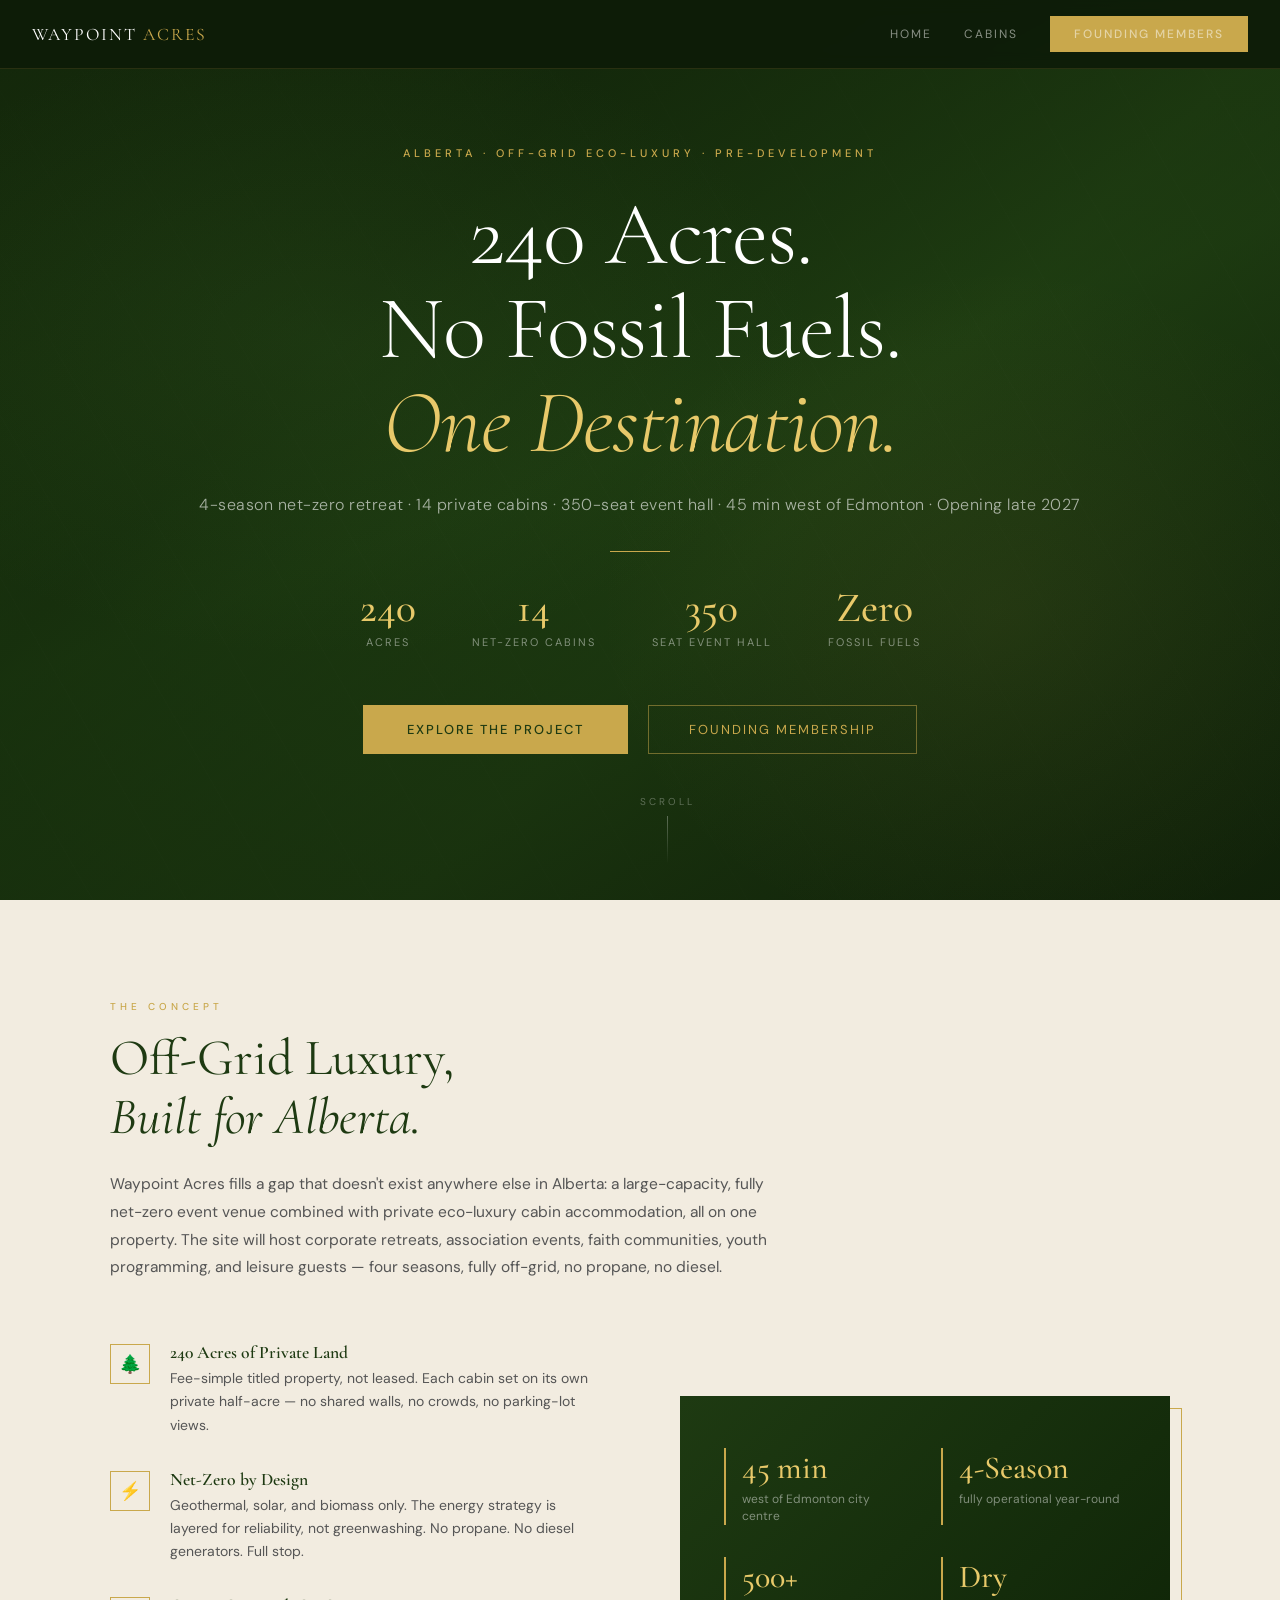
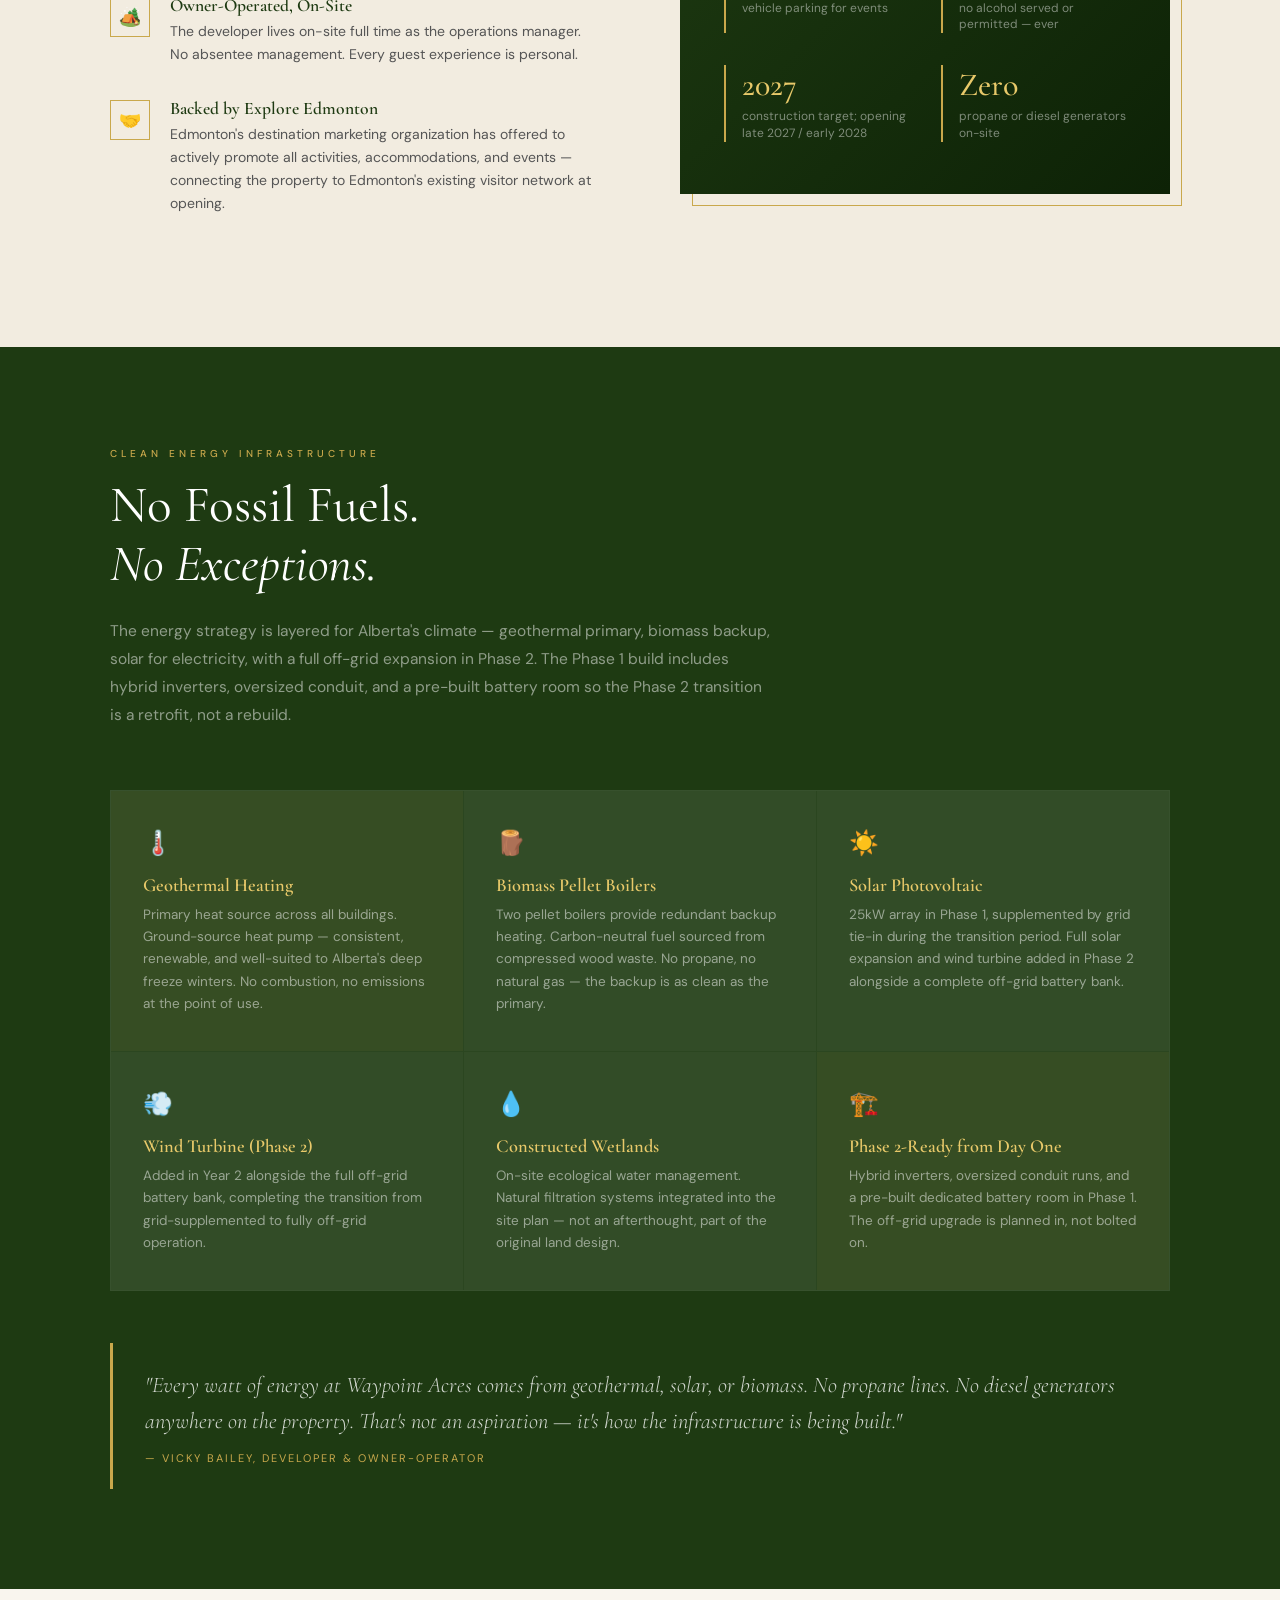
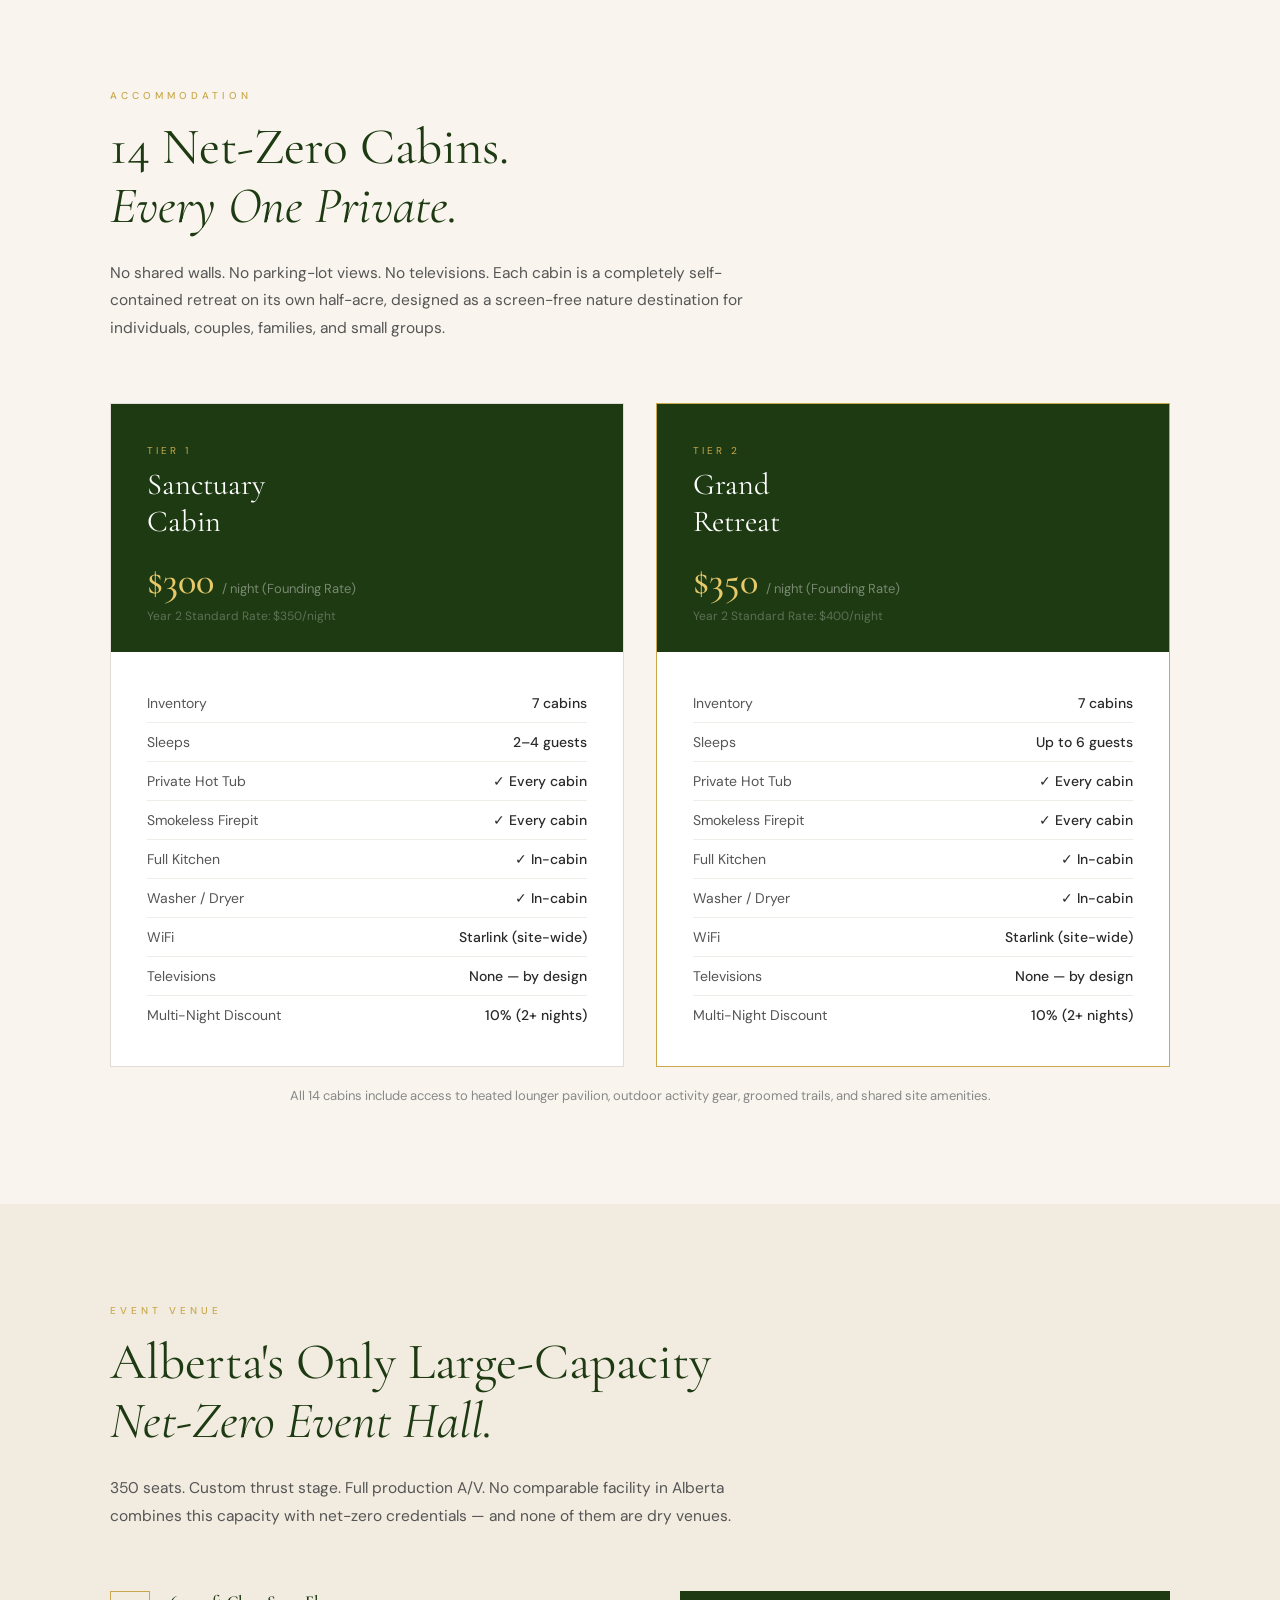
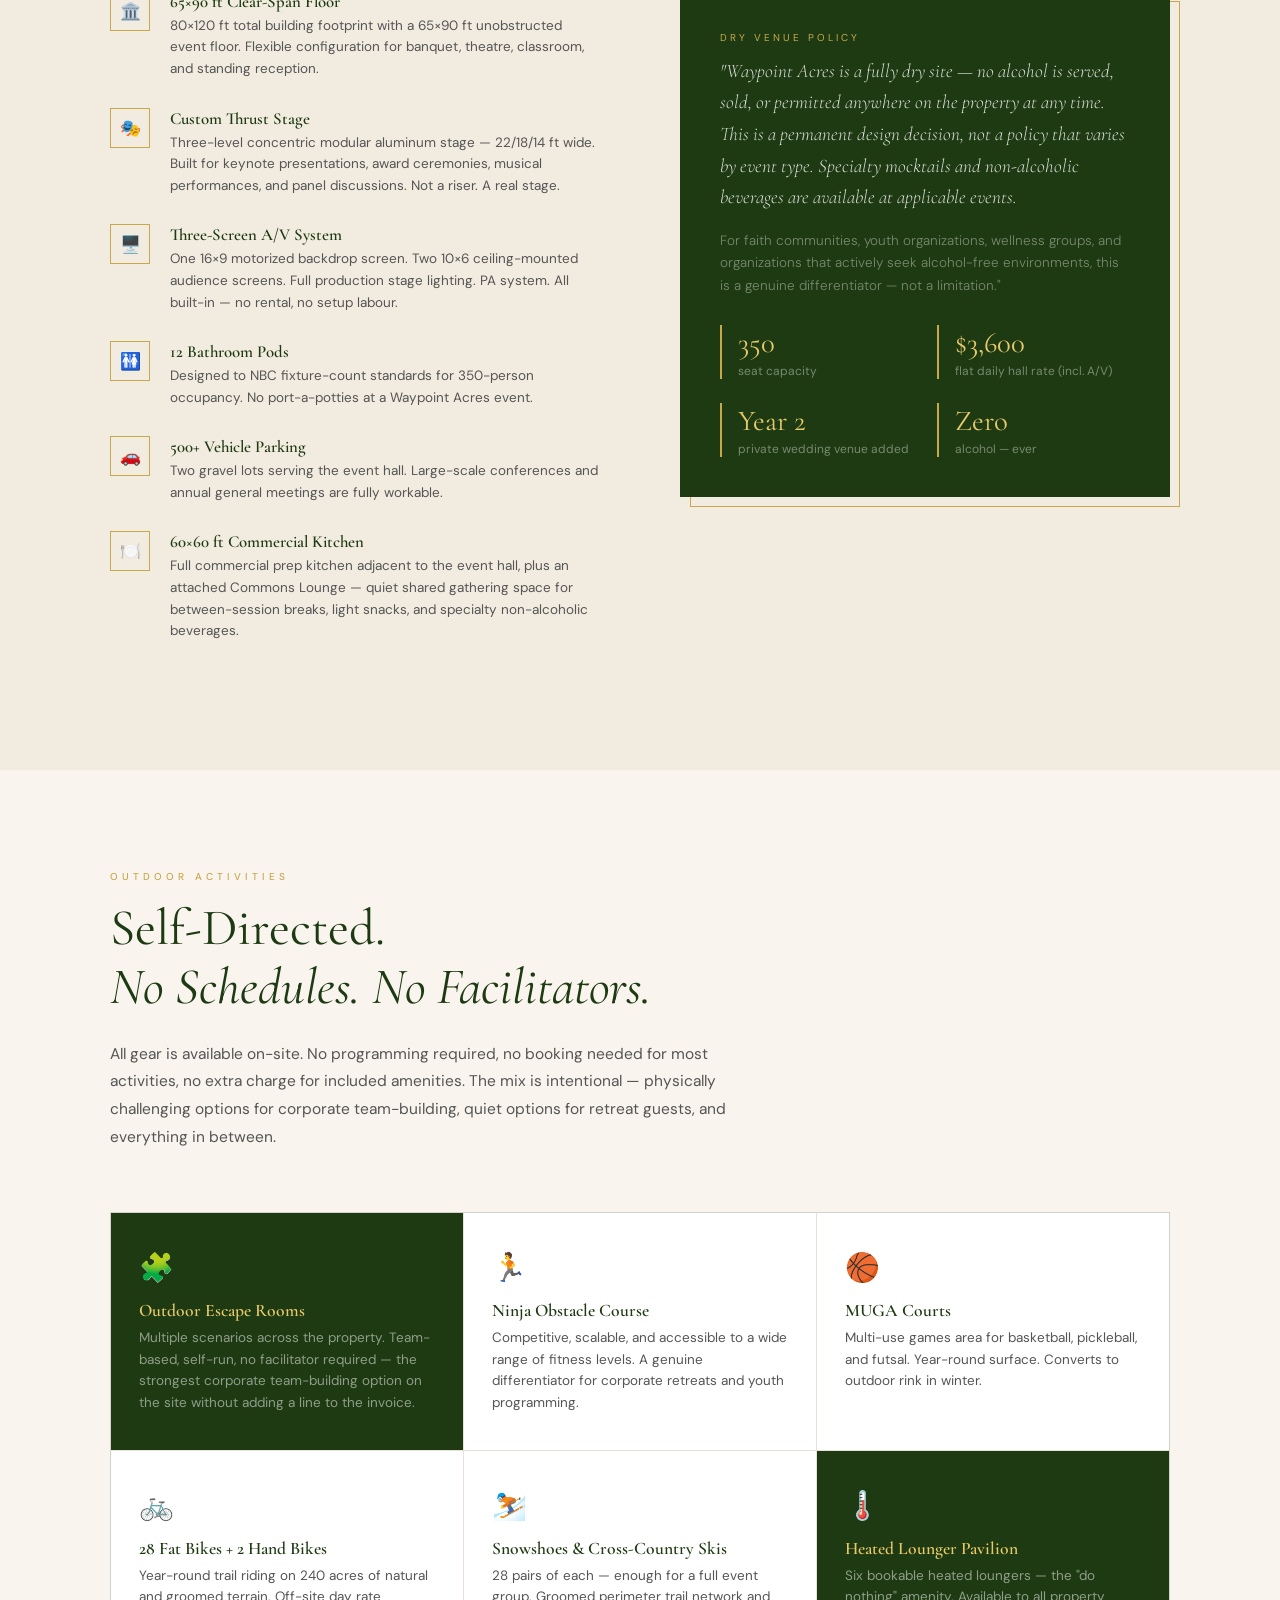
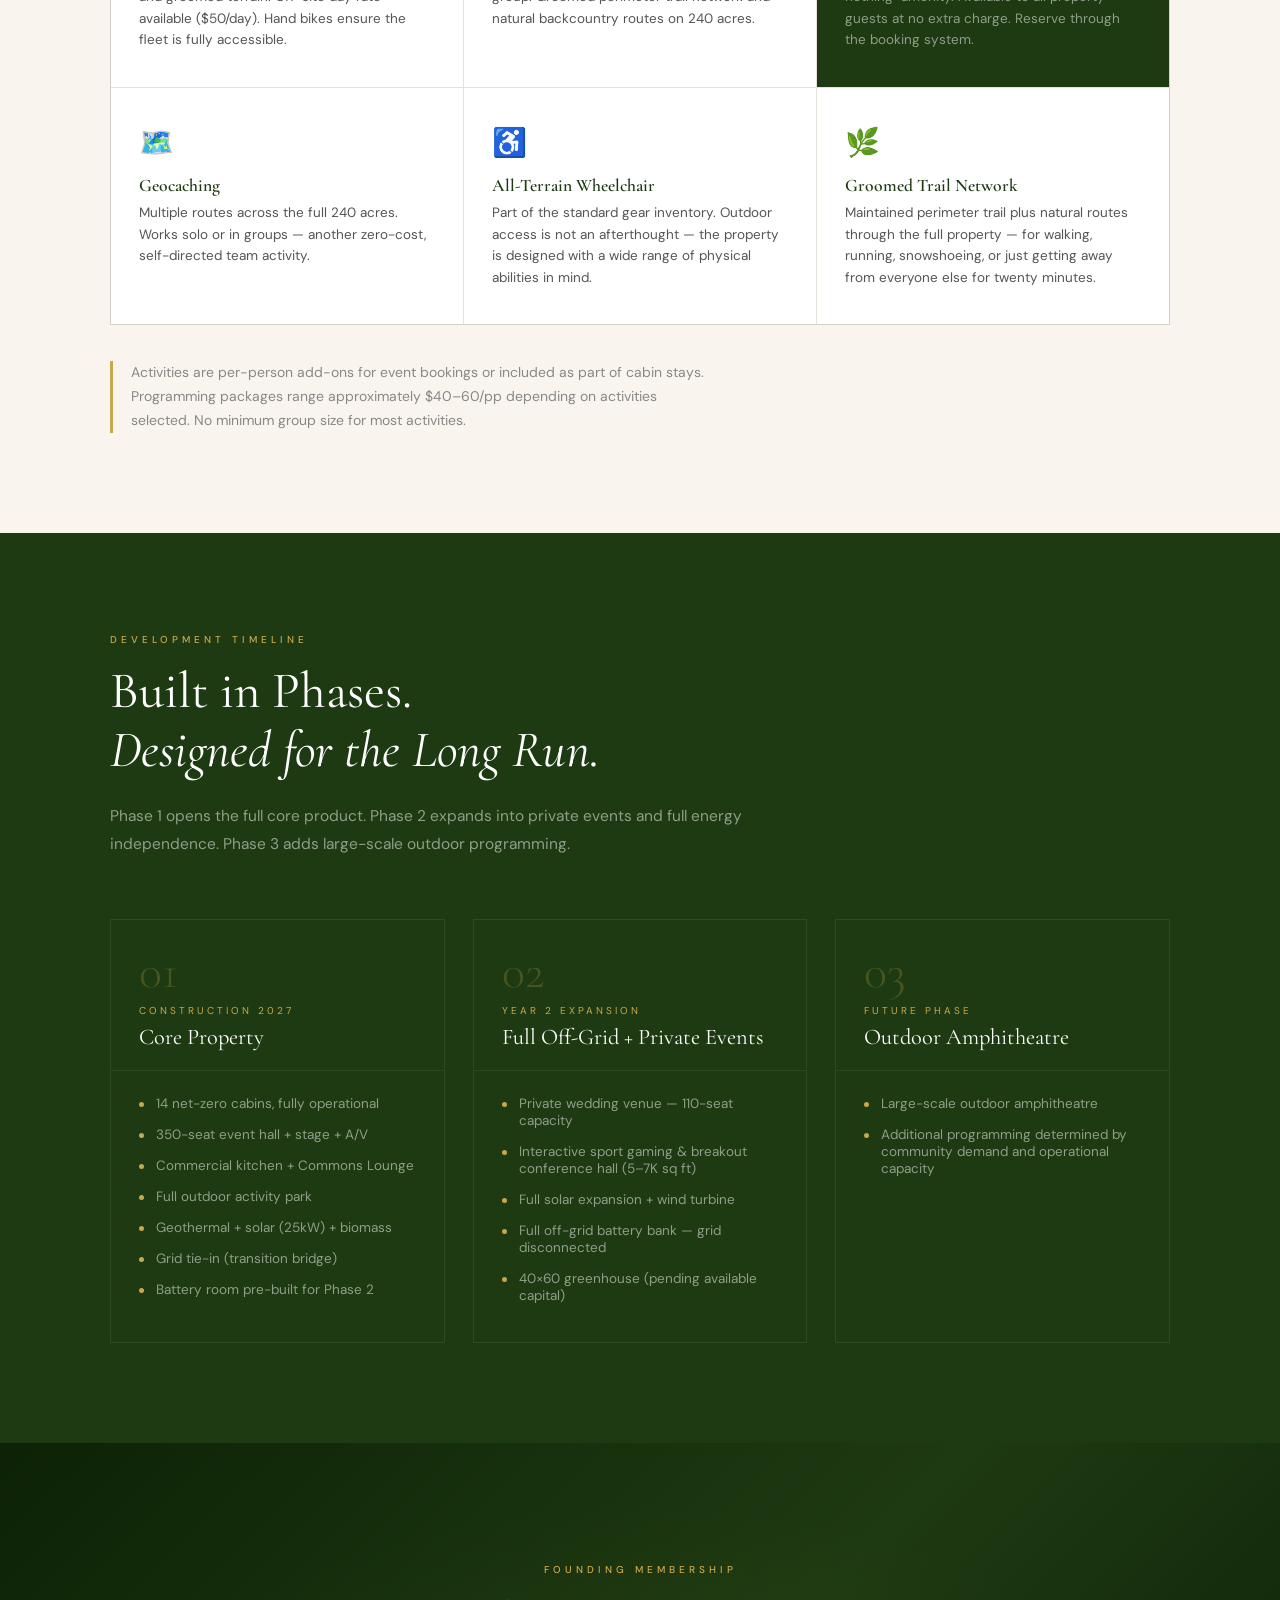
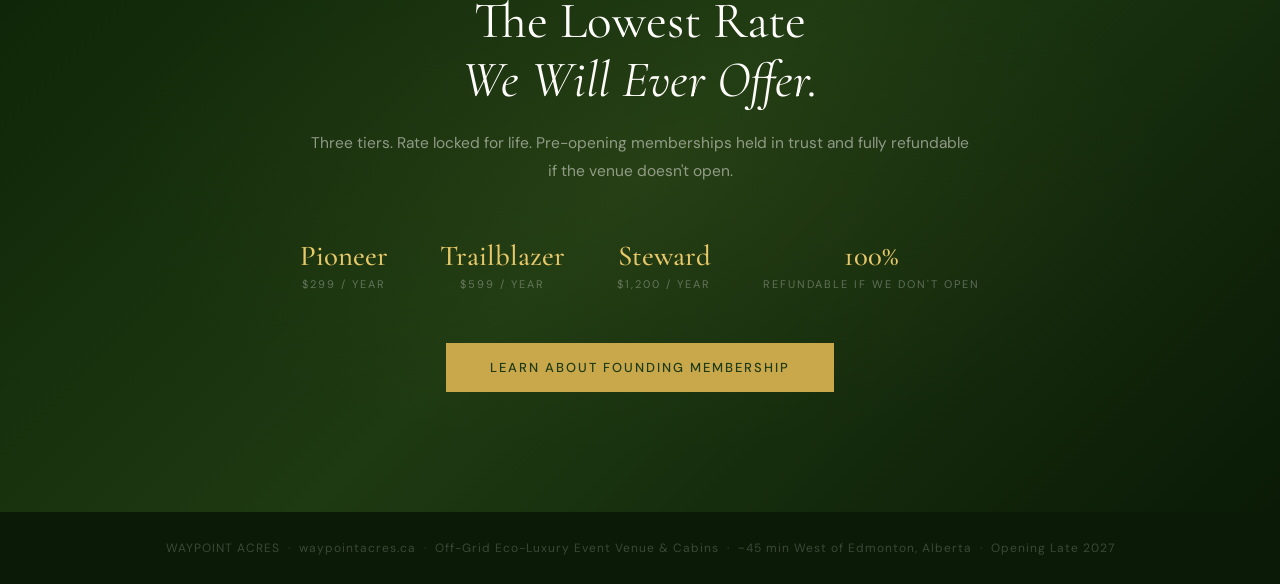
<file: index.html>
<!DOCTYPE html>
<html lang="en">
<head>
<meta charset="UTF-8">
<meta name="viewport" content="width=device-width, initial-scale=1.0">
<title>About the Project — Waypoint Acres</title>
<link href="https://fonts.googleapis.com/css2?family=Cormorant+Garamond:ital,wght@0,300;0,400;0,500;0,600;1,300;1,400&family=DM+Sans:wght@300;400;500&display=swap" rel="stylesheet">
<style>
  :root {
    --forest:      #1e3a12;
    --forest-mid:  #2d5016;
    --moss:        #4a7c2f;
    --gold:        #c9a84c;
    --gold-light:  #e8c96a;
    --cream:       #f9f5ee;
    --warm:        #f2ece0;
    --charcoal:    #2a2a2a;
    --mid:         #555;
    --light:       #888;
  }
  * { margin: 0; padding: 0; box-sizing: border-box; }
  html { scroll-behavior: smooth; }
  body { font-family: 'DM Sans', sans-serif; background: var(--cream); color: var(--charcoal); overflow-x: hidden; }

  /* ── NAV ─────────────────────────────────────────────── */
  .topnav {
    position: fixed; top: 0; left: 0; right: 0; z-index: 100;
    background: rgba(14, 28, 8, 0.92); backdrop-filter: blur(8px);
    padding: 16px 32px;
    display: flex; align-items: center; justify-content: space-between;
    border-bottom: 1px solid rgba(201,168,76,0.15);
  }
  .nav-logo { font-family: 'Cormorant Garamond', serif; font-size: 1.1rem; font-weight: 400; color: #fff; letter-spacing: 2px; text-transform: uppercase; text-decoration: none; }
  .nav-logo span { color: var(--gold); }
  .nav-links { display: flex; align-items: center; gap: 32px; }
  .nav-links a { font-size: 12px; letter-spacing: 2px; text-transform: uppercase; color: rgba(255,255,255,0.5); text-decoration: none; transition: color 0.2s; }
  .nav-links a:hover { color: var(--gold); }
  .nav-cta {
    padding: 10px 24px; background: var(--gold); color: var(--forest);
    font-size: 11px; font-weight: 500; letter-spacing: 2px; text-transform: uppercase;
    text-decoration: none; transition: background 0.2s;
  }
  .nav-cta:hover { background: var(--gold-light); }

  /* ── HERO ─────────────────────────────────────────────── */
  .hero {
    min-height: 100vh;
    background:
      linear-gradient(160deg, rgba(18,35,10,0.85) 0%, rgba(30,58,18,0.62) 50%, rgba(18,35,10,0.82) 100%),
      repeating-linear-gradient(60deg, transparent, transparent 80px, rgba(255,255,255,0.015) 80px, rgba(255,255,255,0.015) 81px),
      linear-gradient(135deg, #1a3a0d 0%, #0d2206 30%, #1e4010 60%, #0a1a06 100%);
    display: flex; flex-direction: column; justify-content: center; align-items: center;
    text-align: center; padding: 80px 32px; position: relative; overflow: hidden;
  }
  .hero::before {
    content: '';
    position: absolute; inset: 0;
    background:
      radial-gradient(ellipse 55% 50% at 25% 38%, rgba(74,124,47,0.14) 0%, transparent 70%),
      radial-gradient(ellipse 45% 55% at 78% 68%, rgba(201,168,76,0.07) 0%, transparent 70%);
  }
  .hero-eyebrow { font-size: 11px; font-weight: 500; letter-spacing: 4px; text-transform: uppercase; color: var(--gold); margin-bottom: 28px; position: relative; z-index: 1; opacity: 0; animation: fadeUp 0.8s ease 0.2s forwards; }
  .hero h1 { font-family: 'Cormorant Garamond', serif; font-size: clamp(3rem, 7vw, 6rem); font-weight: 300; color: #fff; line-height: 1.05; letter-spacing: -1px; position: relative; z-index: 1; opacity: 0; animation: fadeUp 1s ease 0.4s forwards; }
  .hero h1 em { font-style: italic; color: var(--gold-light); }
  .hero-sub { font-size: 16px; font-weight: 300; color: rgba(255,255,255,0.62); margin-top: 24px; letter-spacing: 0.5px; position: relative; z-index: 1; opacity: 0; animation: fadeUp 1s ease 0.6s forwards; }
  .hero-divider { width: 60px; height: 1px; background: var(--gold); margin: 36px auto; position: relative; z-index: 1; opacity: 0; animation: fadeUp 1s ease 0.7s forwards; }
  .hero-stats { display: flex; gap: 56px; justify-content: center; flex-wrap: wrap; position: relative; z-index: 1; opacity: 0; animation: fadeUp 1s ease 0.9s forwards; }
  .hero-stat { text-align: center; }
  .hero-stat-num { font-family: 'Cormorant Garamond', serif; font-size: 2.6rem; font-weight: 500; color: var(--gold-light); line-height: 1; }
  .hero-stat-label { font-size: 11px; font-weight: 400; color: rgba(255,255,255,0.45); letter-spacing: 2px; text-transform: uppercase; margin-top: 6px; }
  .hero-cta { margin-top: 56px; position: relative; z-index: 1; opacity: 0; animation: fadeUp 1s ease 1.1s forwards; }
  .btn-primary { display: inline-block; padding: 16px 44px; background: var(--gold); color: var(--forest); font-size: 13px; font-weight: 500; letter-spacing: 2px; text-transform: uppercase; text-decoration: none; transition: all 0.3s ease; }
  .btn-primary:hover { background: var(--gold-light); transform: translateY(-2px); }
  .btn-ghost { display: inline-block; padding: 15px 40px; border: 1px solid rgba(201,168,76,0.5); color: var(--gold); font-size: 13px; font-weight: 400; letter-spacing: 2px; text-transform: uppercase; text-decoration: none; margin-left: 16px; transition: all 0.3s ease; }
  .btn-ghost:hover { border-color: var(--gold); background: rgba(201,168,76,0.07); }
  .scroll-hint { position: absolute; bottom: 36px; left: 50%; transform: translateX(-50%); z-index: 1; opacity: 0; animation: fadeUp 1s ease 1.4s forwards; display: flex; flex-direction: column; align-items: center; gap: 8px; }
  .scroll-hint span { font-size: 10px; letter-spacing: 3px; text-transform: uppercase; color: rgba(255,255,255,0.3); }
  .scroll-line { width: 1px; height: 48px; background: linear-gradient(to bottom, rgba(255,255,255,0.3), transparent); animation: pulse-line 2s ease-in-out infinite; }

  /* ── SECTIONS ─────────────────────────────────────────── */
  section { padding: 100px 32px; }
  .container { max-width: 1060px; margin: 0 auto; }
  .section-label { font-size: 10px; font-weight: 500; letter-spacing: 4px; text-transform: uppercase; color: var(--gold); margin-bottom: 16px; }
  .section-title { font-family: 'Cormorant Garamond', serif; font-size: clamp(2rem, 4vw, 3.2rem); font-weight: 400; color: var(--forest); line-height: 1.15; margin-bottom: 24px; }
  .section-title em { font-style: italic; }
  .section-body { font-size: 15.5px; line-height: 1.8; color: var(--mid); max-width: 660px; }

  /* ── INTRO / ABOUT ────────────────────────────────────── */
  .about { background: var(--warm); }
  .about-grid { display: grid; grid-template-columns: 1fr 1fr; gap: 80px; align-items: center; margin-top: 60px; }
  .about-feature { display: flex; gap: 20px; margin-bottom: 32px; align-items: flex-start; }
  .feature-icon { width: 40px; height: 40px; min-width: 40px; border: 1px solid var(--gold); display: flex; align-items: center; justify-content: center; font-size: 18px; margin-top: 2px; }
  .feature-text h4 { font-family: 'Cormorant Garamond', serif; font-size: 1.1rem; font-weight: 600; color: var(--forest); margin-bottom: 4px; }
  .feature-text p { font-size: 14px; color: var(--mid); line-height: 1.65; }
  .about-visual { background: linear-gradient(135deg, var(--forest) 0%, #0d2206 100%); padding: 52px 44px; position: relative; }
  .about-visual::before { content: ''; position: absolute; top: 12px; left: 12px; right: -12px; bottom: -12px; border: 1px solid var(--gold); z-index: -1; }
  .about-stat-grid { display: grid; grid-template-columns: 1fr 1fr; gap: 32px; }
  .about-stat { border-left: 2px solid var(--gold); padding-left: 16px; }
  .about-stat-num { font-family: 'Cormorant Garamond', serif; font-size: 2rem; font-weight: 500; color: var(--gold-light); }
  .about-stat-desc { font-size: 12px; color: rgba(255,255,255,0.45); margin-top: 4px; line-height: 1.4; }

  /* ── ENERGY ───────────────────────────────────────────── */
  .energy { background: var(--forest); }
  .energy .section-label { color: var(--gold); }
  .energy .section-title { color: #fff; }
  .energy .section-body { color: rgba(255,255,255,0.5); }
  .energy-grid { display: grid; grid-template-columns: repeat(3, 1fr); gap: 1px; background: rgba(255,255,255,0.06); margin-top: 60px; border: 1px solid rgba(255,255,255,0.06); }
  .energy-block { background: rgba(255,255,255,0.03); padding: 36px 32px; }
  .energy-block-icon { font-size: 24px; margin-bottom: 16px; }
  .energy-block h4 { font-family: 'Cormorant Garamond', serif; font-size: 1.15rem; font-weight: 600; color: var(--gold-light); margin-bottom: 8px; }
  .energy-block p { font-size: 13.5px; color: rgba(255,255,255,0.5); line-height: 1.65; }
  .energy-block.accent { background: rgba(201,168,76,0.07); }
  .energy-statement { margin-top: 52px; border-left: 3px solid var(--gold); padding: 24px 32px; }
  .energy-statement p { font-family: 'Cormorant Garamond', serif; font-size: 1.4rem; font-weight: 300; font-style: italic; color: rgba(255,255,255,0.8); line-height: 1.6; }
  .energy-statement cite { display: block; margin-top: 12px; font-size: 11px; letter-spacing: 2px; text-transform: uppercase; color: var(--gold); font-style: normal; }

  /* ── CABINS ───────────────────────────────────────────── */
  .cabins { background: var(--cream); }
  .cabins-grid { display: grid; grid-template-columns: 1fr 1fr; gap: 32px; margin-top: 60px; }
  .cabin-card { border: 1px solid rgba(0,0,0,0.1); overflow: hidden; transition: transform 0.3s ease, box-shadow 0.3s ease; }
  .cabin-card:hover { transform: translateY(-4px); box-shadow: 0 20px 60px rgba(0,0,0,0.1); }
  .cabin-card.featured { border-color: var(--gold); }
  .cabin-header { padding: 40px 36px 28px; background: var(--forest); position: relative; }
  .cabin-badge { position: absolute; top: 20px; right: 20px; background: var(--gold); color: var(--forest); font-size: 10px; font-weight: 500; letter-spacing: 2px; text-transform: uppercase; padding: 6px 14px; }
  .cabin-label { font-size: 10px; letter-spacing: 3px; text-transform: uppercase; color: var(--gold); margin-bottom: 10px; }
  .cabin-name { font-family: 'Cormorant Garamond', serif; font-size: 1.9rem; font-weight: 400; color: #fff; line-height: 1.2; }
  .cabin-rate { margin-top: 18px; display: flex; align-items: baseline; gap: 8px; }
  .cabin-rate-num { font-family: 'Cormorant Garamond', serif; font-size: 2.4rem; font-weight: 500; color: var(--gold-light); }
  .cabin-rate-label { font-size: 13px; color: rgba(255,255,255,0.4); }
  .cabin-rate-note { font-size: 12px; color: rgba(255,255,255,0.28); margin-top: 4px; }
  .cabin-body { padding: 32px 36px; background: #fff; }
  .cabin-row { display: flex; justify-content: space-between; align-items: center; padding: 10px 0; border-bottom: 1px solid #f0ede8; font-size: 14px; }
  .cabin-row:last-child { border-bottom: none; }
  .cabin-row-label { color: var(--mid); }
  .cabin-row-value { font-weight: 500; color: var(--charcoal); }

  /* ── EVENT HALL ───────────────────────────────────────── */
  .eventhall { background: var(--warm); }
  .hall-grid { display: grid; grid-template-columns: 1fr 1fr; gap: 80px; align-items: start; margin-top: 60px; }
  .hall-specs { }
  .hall-spec-row { display: flex; gap: 20px; margin-bottom: 28px; align-items: flex-start; }
  .hall-spec-icon { width: 40px; height: 40px; min-width: 40px; border: 1px solid var(--gold); display: flex; align-items: center; justify-content: center; font-size: 17px; }
  .hall-spec-text h4 { font-family: 'Cormorant Garamond', serif; font-size: 1.05rem; font-weight: 600; color: var(--forest); margin-bottom: 3px; }
  .hall-spec-text p { font-size: 13.5px; color: var(--mid); line-height: 1.6; }
  .hall-notice {
    background: var(--forest); padding: 40px 40px;
    position: relative;
  }
  .hall-notice::before { content: ''; position: absolute; top: 10px; left: 10px; right: -10px; bottom: -10px; border: 1px solid var(--gold); z-index: -1; }
  .hall-notice-label { font-size: 10px; letter-spacing: 3px; text-transform: uppercase; color: var(--gold); margin-bottom: 12px; }
  .hall-notice p { font-family: 'Cormorant Garamond', serif; font-size: 1.2rem; font-weight: 300; font-style: italic; color: rgba(255,255,255,0.82); line-height: 1.65; }
  .hall-stat-row { display: grid; grid-template-columns: 1fr 1fr; gap: 24px; margin-top: 28px; }
  .hall-stat { border-left: 2px solid var(--gold); padding-left: 16px; }
  .hall-stat-num { font-family: 'Cormorant Garamond', serif; font-size: 1.8rem; color: var(--gold-light); }
  .hall-stat-label { font-size: 12px; color: rgba(255,255,255,0.4); margin-top: 3px; }

  /* ── ACTIVITIES ───────────────────────────────────────── */
  .activities { background: var(--cream); }
  .activities-grid { display: grid; grid-template-columns: repeat(3, 1fr); gap: 1px; background: rgba(0,0,0,0.08); margin-top: 60px; border: 1px solid rgba(0,0,0,0.08); }
  .activity-block { background: #fff; padding: 36px 28px; }
  .activity-block-icon { font-size: 28px; margin-bottom: 14px; }
  .activity-block h4 { font-family: 'Cormorant Garamond', serif; font-size: 1.1rem; font-weight: 600; color: var(--forest); margin-bottom: 6px; }
  .activity-block p { font-size: 13.5px; color: var(--mid); line-height: 1.6; }
  .activity-block.accent { background: var(--forest); }
  .activity-block.accent h4 { color: var(--gold-light); }
  .activity-block.accent p { color: rgba(255,255,255,0.5); }
  .activity-note { margin-top: 36px; font-size: 14px; color: var(--light); border-left: 3px solid var(--gold); padding-left: 18px; line-height: 1.7; max-width: 600px; }

  /* ── PHASES ───────────────────────────────────────────── */
  .phases { background: var(--forest); }
  .phases .section-label { color: var(--gold); }
  .phases .section-title { color: #fff; }
  .phases .section-body { color: rgba(255,255,255,0.5); }
  .phases-grid { display: grid; grid-template-columns: repeat(3, 1fr); gap: 28px; margin-top: 60px; }
  .phase-card { border: 1px solid rgba(255,255,255,0.08); }
  .phase-header { padding: 28px 28px 20px; border-bottom: 1px solid rgba(255,255,255,0.06); }
  .phase-num { font-family: 'Cormorant Garamond', serif; font-size: 3rem; font-weight: 300; color: rgba(201,168,76,0.25); line-height: 1; }
  .phase-label { font-size: 10px; letter-spacing: 3px; text-transform: uppercase; color: var(--gold); margin-top: 8px; }
  .phase-name { font-family: 'Cormorant Garamond', serif; font-size: 1.4rem; font-weight: 400; color: #fff; margin-top: 6px; }
  .phase-body { padding: 24px 28px; }
  .phase-item { display: flex; gap: 12px; margin-bottom: 14px; font-size: 13.5px; color: rgba(255,255,255,0.5); align-items: flex-start; }
  .phase-dot { width: 5px; height: 5px; min-width: 5px; background: var(--gold); border-radius: 50%; margin-top: 7px; }

  /* ── CTA ──────────────────────────────────────────────── */
  .cta-section {
    background: linear-gradient(135deg, #0d2206 0%, #1e3a12 50%, #0a1a06 100%);
    text-align: center; padding: 120px 32px; position: relative; overflow: hidden;
  }
  .cta-section::before { content: ''; position: absolute; inset: 0; background: radial-gradient(ellipse 60% 60% at 50% 50%, rgba(201,168,76,0.05) 0%, transparent 70%); }
  .cta-section .section-label { color: var(--gold); }
  .cta-section .section-title { color: #fff; max-width: 600px; margin: 0 auto 20px; }
  .cta-section .section-body { color: rgba(255,255,255,0.5); margin: 0 auto 52px; }
  .cta-details { display: flex; justify-content: center; gap: 52px; flex-wrap: wrap; margin-bottom: 52px; position: relative; z-index: 1; }
  .cta-detail { text-align: center; }
  .cta-detail-num { font-family: 'Cormorant Garamond', serif; font-size: 1.8rem; color: var(--gold-light); font-weight: 500; }
  .cta-detail-label { font-size: 11px; color: rgba(255,255,255,0.3); letter-spacing: 2px; text-transform: uppercase; margin-top: 4px; }

  /* ── FOOTER ─────────────────────────────────────────────── */
  footer { background: #0a1a06; padding: 28px 32px; text-align: center; }
  footer p { font-size: 12px; color: rgba(255,255,255,0.2); letter-spacing: 1px; }

  /* ── ANIMATIONS ─────────────────────────────────────────── */
  @keyframes fadeUp { from { opacity: 0; transform: translateY(24px); } to { opacity: 1; transform: translateY(0); } }
  @keyframes pulse-line { 0%, 100% { opacity: 0.3; transform: scaleY(1); } 50% { opacity: 0.7; transform: scaleY(1.1); } }
  .reveal { opacity: 0; transform: translateY(32px); transition: opacity 0.7s ease, transform 0.7s ease; }
  .reveal.visible { opacity: 1; transform: translateY(0); }

  /* ── RESPONSIVE ─────────────────────────────────────────── */
  @media (max-width: 900px) { .phases-grid { grid-template-columns: 1fr; max-width: 480px; margin-left: auto; margin-right: auto; } .cabins-grid { grid-template-columns: 1fr; max-width: 480px; margin-left: auto; margin-right: auto; } }
  @media (max-width: 768px) { .about-grid, .hall-grid { grid-template-columns: 1fr; gap: 48px; } .energy-grid, .activities-grid { grid-template-columns: 1fr; } .hero-stats { gap: 32px; } .nav-links { display: none; } }
</style>
</head>
<body>

<!-- NAV -->
<nav class="topnav">
  <a href="index.html" class="nav-logo">Waypoint <span>Acres</span></a>
  <div class="nav-links">
    <a href="index.html" class="active">Home</a>
    <a href="cabins.html">Cabins</a>
    <a href="founders.html" class="nav-cta">Founding Members</a>
  </div>
</nav>

<!-- HERO -->
<section class="hero">
  <p class="hero-eyebrow">Alberta · Off-Grid Eco-Luxury · Pre-Development</p>
  <h1>240 Acres.<br>No Fossil Fuels.<br><em>One Destination.</em></h1>
  <p class="hero-sub">4-season net-zero retreat · 14 private cabins · 350-seat event hall · 45 min west of Edmonton · Opening late 2027</p>
  <div class="hero-divider"></div>
  <div class="hero-stats">
    <div class="hero-stat"><div class="hero-stat-num">240</div><div class="hero-stat-label">Acres</div></div>
    <div class="hero-stat"><div class="hero-stat-num">14</div><div class="hero-stat-label">Net-Zero Cabins</div></div>
    <div class="hero-stat"><div class="hero-stat-num">350</div><div class="hero-stat-label">Seat Event Hall</div></div>
    <div class="hero-stat"><div class="hero-stat-num">Zero</div><div class="hero-stat-label">Fossil Fuels</div></div>
  </div>
  <div class="hero-cta">
    <a href="#about" class="btn-primary">Explore the Project</a>
    <a href="founders.html" class="btn-ghost">Founding Membership</a>
  </div>
  <div class="scroll-hint"><span>Scroll</span><div class="scroll-line"></div></div>
</section>

<!-- ABOUT -->
<section class="about" id="about">
  <div class="container">
    <p class="section-label reveal">The Concept</p>
    <h2 class="section-title reveal">Off-Grid Luxury,<br><em>Built for Alberta.</em></h2>
    <p class="section-body reveal">Waypoint Acres fills a gap that doesn't exist anywhere else in Alberta: a large-capacity, fully net-zero event venue combined with private eco-luxury cabin accommodation, all on one property. The site will host corporate retreats, association events, faith communities, youth programming, and leisure guests — four seasons, fully off-grid, no propane, no diesel.</p>

    <div class="about-grid reveal">
      <div>
        <div class="about-feature">
          <div class="feature-icon">🌲</div>
          <div class="feature-text">
            <h4>240 Acres of Private Land</h4>
            <p>Fee-simple titled property, not leased. Each cabin set on its own private half-acre — no shared walls, no crowds, no parking-lot views.</p>
          </div>
        </div>
        <div class="about-feature">
          <div class="feature-icon">⚡</div>
          <div class="feature-text">
            <h4>Net-Zero by Design</h4>
            <p>Geothermal, solar, and biomass only. The energy strategy is layered for reliability, not greenwashing. No propane. No diesel generators. Full stop.</p>
          </div>
        </div>
        <div class="about-feature">
          <div class="feature-icon">🏕️</div>
          <div class="feature-text">
            <h4>Owner-Operated, On-Site</h4>
            <p>The developer lives on-site full time as the operations manager. No absentee management. Every guest experience is personal.</p>
          </div>
        </div>
        <div class="about-feature">
          <div class="feature-icon">🤝</div>
          <div class="feature-text">
            <h4>Backed by Explore Edmonton</h4>
            <p>Edmonton's destination marketing organization has offered to actively promote all activities, accommodations, and events — connecting the property to Edmonton's existing visitor network at opening.</p>
          </div>
        </div>
      </div>
      <div class="about-visual">
        <div class="about-stat-grid">
          <div class="about-stat"><div class="about-stat-num">45 min</div><div class="about-stat-desc">west of Edmonton city centre</div></div>
          <div class="about-stat"><div class="about-stat-num">4-Season</div><div class="about-stat-desc">fully operational year-round</div></div>
          <div class="about-stat"><div class="about-stat-num">500+</div><div class="about-stat-desc">vehicle parking for events</div></div>
          <div class="about-stat"><div class="about-stat-num">Dry</div><div class="about-stat-desc">no alcohol served or permitted — ever</div></div>
          <div class="about-stat"><div class="about-stat-num">2027</div><div class="about-stat-desc">construction target; opening late 2027 / early 2028</div></div>
          <div class="about-stat"><div class="about-stat-num">Zero</div><div class="about-stat-desc">propane or diesel generators on-site</div></div>
        </div>
      </div>
    </div>
  </div>
</section>

<!-- ENERGY -->
<section class="energy" id="energy">
  <div class="container">
    <p class="section-label reveal">Clean Energy Infrastructure</p>
    <h2 class="section-title reveal">No Fossil Fuels.<br><em>No Exceptions.</em></h2>
    <p class="section-body reveal">The energy strategy is layered for Alberta's climate — geothermal primary, biomass backup, solar for electricity, with a full off-grid expansion in Phase 2. The Phase 1 build includes hybrid inverters, oversized conduit, and a pre-built battery room so the Phase 2 transition is a retrofit, not a rebuild.</p>

    <div class="energy-grid reveal">
      <div class="energy-block accent">
        <div class="energy-block-icon">🌡️</div>
        <h4>Geothermal Heating</h4>
        <p>Primary heat source across all buildings. Ground-source heat pump — consistent, renewable, and well-suited to Alberta's deep freeze winters. No combustion, no emissions at the point of use.</p>
      </div>
      <div class="energy-block">
        <div class="energy-block-icon">🪵</div>
        <h4>Biomass Pellet Boilers</h4>
        <p>Two pellet boilers provide redundant backup heating. Carbon-neutral fuel sourced from compressed wood waste. No propane, no natural gas — the backup is as clean as the primary.</p>
      </div>
      <div class="energy-block">
        <div class="energy-block-icon">☀️</div>
        <h4>Solar Photovoltaic</h4>
        <p>25kW array in Phase 1, supplemented by grid tie-in during the transition period. Full solar expansion and wind turbine added in Phase 2 alongside a complete off-grid battery bank.</p>
      </div>
      <div class="energy-block">
        <div class="energy-block-icon">💨</div>
        <h4>Wind Turbine (Phase 2)</h4>
        <p>Added in Year 2 alongside the full off-grid battery bank, completing the transition from grid-supplemented to fully off-grid operation.</p>
      </div>
      <div class="energy-block">
        <div class="energy-block-icon">💧</div>
        <h4>Constructed Wetlands</h4>
        <p>On-site ecological water management. Natural filtration systems integrated into the site plan — not an afterthought, part of the original land design.</p>
      </div>
      <div class="energy-block accent">
        <div class="energy-block-icon">🏗️</div>
        <h4>Phase 2-Ready from Day One</h4>
        <p>Hybrid inverters, oversized conduit runs, and a pre-built dedicated battery room in Phase 1. The off-grid upgrade is planned in, not bolted on.</p>
      </div>
    </div>

    <div class="energy-statement reveal">
      <p>"Every watt of energy at Waypoint Acres comes from geothermal, solar, or biomass. No propane lines. No diesel generators anywhere on the property. That's not an aspiration — it's how the infrastructure is being built."</p>
      <cite>— Vicky Bailey, Developer &amp; Owner-Operator</cite>
    </div>
  </div>
</section>

<!-- CABINS -->
<section class="cabins" id="cabins">
  <div class="container">
    <p class="section-label reveal">Accommodation</p>
    <h2 class="section-title reveal">14 Net-Zero Cabins.<br><em>Every One Private.</em></h2>
    <p class="section-body reveal">No shared walls. No parking-lot views. No televisions. Each cabin is a completely self-contained retreat on its own half-acre, designed as a screen-free nature destination for individuals, couples, families, and small groups.</p>

    <div class="cabins-grid reveal">

      <div class="cabin-card">
        <div class="cabin-header">
          <p class="cabin-label">Tier 1</p>
          <h3 class="cabin-name">Sanctuary<br>Cabin</h3>
          <div class="cabin-rate">
            <span class="cabin-rate-num">$300</span>
            <span class="cabin-rate-label">/ night (Founding Rate)</span>
          </div>
          <div class="cabin-rate-note">Year 2 Standard Rate: $350/night</div>
        </div>
        <div class="cabin-body">
          <div class="cabin-row"><span class="cabin-row-label">Inventory</span><span class="cabin-row-value">7 cabins</span></div>
          <div class="cabin-row"><span class="cabin-row-label">Sleeps</span><span class="cabin-row-value">2–4 guests</span></div>
          <div class="cabin-row"><span class="cabin-row-label">Private Hot Tub</span><span class="cabin-row-value">✓ Every cabin</span></div>
          <div class="cabin-row"><span class="cabin-row-label">Smokeless Firepit</span><span class="cabin-row-value">✓ Every cabin</span></div>
          <div class="cabin-row"><span class="cabin-row-label">Full Kitchen</span><span class="cabin-row-value">✓ In-cabin</span></div>
          <div class="cabin-row"><span class="cabin-row-label">Washer / Dryer</span><span class="cabin-row-value">✓ In-cabin</span></div>
          <div class="cabin-row"><span class="cabin-row-label">WiFi</span><span class="cabin-row-value">Starlink (site-wide)</span></div>
          <div class="cabin-row"><span class="cabin-row-label">Televisions</span><span class="cabin-row-value">None — by design</span></div>
          <div class="cabin-row"><span class="cabin-row-label">Multi-Night Discount</span><span class="cabin-row-value">10% (2+ nights)</span></div>
        </div>
      </div>

      <div class="cabin-card featured">
        <div class="cabin-badge">More Space</div>
        <div class="cabin-header">
          <p class="cabin-label">Tier 2</p>
          <h3 class="cabin-name">Grand<br>Retreat</h3>
          <div class="cabin-rate">
            <span class="cabin-rate-num">$350</span>
            <span class="cabin-rate-label">/ night (Founding Rate)</span>
          </div>
          <div class="cabin-rate-note">Year 2 Standard Rate: $400/night</div>
        </div>
        <div class="cabin-body">
          <div class="cabin-row"><span class="cabin-row-label">Inventory</span><span class="cabin-row-value">7 cabins</span></div>
          <div class="cabin-row"><span class="cabin-row-label">Sleeps</span><span class="cabin-row-value">Up to 6 guests</span></div>
          <div class="cabin-row"><span class="cabin-row-label">Private Hot Tub</span><span class="cabin-row-value">✓ Every cabin</span></div>
          <div class="cabin-row"><span class="cabin-row-label">Smokeless Firepit</span><span class="cabin-row-value">✓ Every cabin</span></div>
          <div class="cabin-row"><span class="cabin-row-label">Full Kitchen</span><span class="cabin-row-value">✓ In-cabin</span></div>
          <div class="cabin-row"><span class="cabin-row-label">Washer / Dryer</span><span class="cabin-row-value">✓ In-cabin</span></div>
          <div class="cabin-row"><span class="cabin-row-label">WiFi</span><span class="cabin-row-value">Starlink (site-wide)</span></div>
          <div class="cabin-row"><span class="cabin-row-label">Televisions</span><span class="cabin-row-value">None — by design</span></div>
          <div class="cabin-row"><span class="cabin-row-label">Multi-Night Discount</span><span class="cabin-row-value">10% (2+ nights)</span></div>
        </div>
      </div>

    </div>
    <p style="margin-top: 20px; font-size: 13px; color: var(--light); text-align: center;">All 14 cabins include access to heated lounger pavilion, outdoor activity gear, groomed trails, and shared site amenities.</p>
  </div>
</section>

<!-- EVENT HALL -->
<section class="eventhall" id="hall">
  <div class="container">
    <p class="section-label reveal">Event Venue</p>
    <h2 class="section-title reveal">Alberta's Only Large-Capacity<br><em>Net-Zero Event Hall.</em></h2>
    <p class="section-body reveal">350 seats. Custom thrust stage. Full production A/V. No comparable facility in Alberta combines this capacity with net-zero credentials — and none of them are dry venues.</p>

    <div class="hall-grid reveal">
      <div class="hall-specs">
        <div class="hall-spec-row">
          <div class="hall-spec-icon">🏛️</div>
          <div class="hall-spec-text"><h4>65×90 ft Clear-Span Floor</h4><p>80×120 ft total building footprint with a 65×90 ft unobstructed event floor. Flexible configuration for banquet, theatre, classroom, and standing reception.</p></div>
        </div>
        <div class="hall-spec-row">
          <div class="hall-spec-icon">🎭</div>
          <div class="hall-spec-text"><h4>Custom Thrust Stage</h4><p>Three-level concentric modular aluminum stage — 22/18/14 ft wide. Built for keynote presentations, award ceremonies, musical performances, and panel discussions. Not a riser. A real stage.</p></div>
        </div>
        <div class="hall-spec-row">
          <div class="hall-spec-icon">🖥️</div>
          <div class="hall-spec-text"><h4>Three-Screen A/V System</h4><p>One 16×9 motorized backdrop screen. Two 10×6 ceiling-mounted audience screens. Full production stage lighting. PA system. All built-in — no rental, no setup labour.</p></div>
        </div>
        <div class="hall-spec-row">
          <div class="hall-spec-icon">🚻</div>
          <div class="hall-spec-text"><h4>12 Bathroom Pods</h4><p>Designed to NBC fixture-count standards for 350-person occupancy. No port-a-potties at a Waypoint Acres event.</p></div>
        </div>
        <div class="hall-spec-row">
          <div class="hall-spec-icon">🚗</div>
          <div class="hall-spec-text"><h4>500+ Vehicle Parking</h4><p>Two gravel lots serving the event hall. Large-scale conferences and annual general meetings are fully workable.</p></div>
        </div>
        <div class="hall-spec-row">
          <div class="hall-spec-icon">🍽️</div>
          <div class="hall-spec-text"><h4>60×60 ft Commercial Kitchen</h4><p>Full commercial prep kitchen adjacent to the event hall, plus an attached Commons Lounge — quiet shared gathering space for between-session breaks, light snacks, and specialty non-alcoholic beverages.</p></div>
        </div>
      </div>

      <div class="hall-notice">
        <div class="hall-notice-label">Dry Venue Policy</div>
        <p>"Waypoint Acres is a fully dry site — no alcohol is served, sold, or permitted anywhere on the property at any time. This is a permanent design decision, not a policy that varies by event type. Specialty mocktails and non-alcoholic beverages are available at applicable events.</p>
        <p style="margin-top: 16px; font-size: 13.5px; color: rgba(255,255,255,0.4); font-family: 'DM Sans'; font-style: normal; font-weight: 300; line-height: 1.65;">For faith communities, youth organizations, wellness groups, and organizations that actively seek alcohol-free environments, this is a genuine differentiator — not a limitation."</p>
        <div class="hall-stat-row">
          <div class="hall-stat"><div class="hall-stat-num">350</div><div class="hall-stat-label">seat capacity</div></div>
          <div class="hall-stat"><div class="hall-stat-num">$3,600</div><div class="hall-stat-label">flat daily hall rate (incl. A/V)</div></div>
          <div class="hall-stat"><div class="hall-stat-num">Year 2</div><div class="hall-stat-label">private wedding venue added</div></div>
          <div class="hall-stat"><div class="hall-stat-num">Zero</div><div class="hall-stat-label">alcohol — ever</div></div>
        </div>
      </div>
    </div>
  </div>
</section>

<!-- ACTIVITIES -->
<section class="activities" id="activities">
  <div class="container">
    <p class="section-label reveal">Outdoor Activities</p>
    <h2 class="section-title reveal">Self-Directed.<br><em>No Schedules. No Facilitators.</em></h2>
    <p class="section-body reveal">All gear is available on-site. No programming required, no booking needed for most activities, no extra charge for included amenities. The mix is intentional — physically challenging options for corporate team-building, quiet options for retreat guests, and everything in between.</p>

    <div class="activities-grid reveal">
      <div class="activity-block accent">
        <div class="activity-block-icon">🧩</div>
        <h4>Outdoor Escape Rooms</h4>
        <p>Multiple scenarios across the property. Team-based, self-run, no facilitator required — the strongest corporate team-building option on the site without adding a line to the invoice.</p>
      </div>
      <div class="activity-block">
        <div class="activity-block-icon">🏃</div>
        <h4>Ninja Obstacle Course</h4>
        <p>Competitive, scalable, and accessible to a wide range of fitness levels. A genuine differentiator for corporate retreats and youth programming.</p>
      </div>
      <div class="activity-block">
        <div class="activity-block-icon">🏀</div>
        <h4>MUGA Courts</h4>
        <p>Multi-use games area for basketball, pickleball, and futsal. Year-round surface. Converts to outdoor rink in winter.</p>
      </div>
      <div class="activity-block">
        <div class="activity-block-icon">🚲</div>
        <h4>28 Fat Bikes + 2 Hand Bikes</h4>
        <p>Year-round trail riding on 240 acres of natural and groomed terrain. Off-site day rate available ($50/day). Hand bikes ensure the fleet is fully accessible.</p>
      </div>
      <div class="activity-block">
        <div class="activity-block-icon">⛷️</div>
        <h4>Snowshoes &amp; Cross-Country Skis</h4>
        <p>28 pairs of each — enough for a full event group. Groomed perimeter trail network and natural backcountry routes on 240 acres.</p>
      </div>
      <div class="activity-block accent">
        <div class="activity-block-icon">🌡️</div>
        <h4>Heated Lounger Pavilion</h4>
        <p>Six bookable heated loungers — the "do nothing" amenity. Available to all property guests at no extra charge. Reserve through the booking system.</p>
      </div>
      <div class="activity-block">
        <div class="activity-block-icon">🗺️</div>
        <h4>Geocaching</h4>
        <p>Multiple routes across the full 240 acres. Works solo or in groups — another zero-cost, self-directed team activity.</p>
      </div>
      <div class="activity-block">
        <div class="activity-block-icon">♿</div>
        <h4>All-Terrain Wheelchair</h4>
        <p>Part of the standard gear inventory. Outdoor access is not an afterthought — the property is designed with a wide range of physical abilities in mind.</p>
      </div>
      <div class="activity-block">
        <div class="activity-block-icon">🌿</div>
        <h4>Groomed Trail Network</h4>
        <p>Maintained perimeter trail plus natural routes through the full property — for walking, running, snowshoeing, or just getting away from everyone else for twenty minutes.</p>
      </div>
    </div>
    <p class="activity-note reveal">Activities are per-person add-ons for event bookings or included as part of cabin stays. Programming packages range approximately $40–60/pp depending on activities selected. No minimum group size for most activities.</p>
  </div>
</section>

<!-- PHASES -->
<section class="phases">
  <div class="container">
    <p class="section-label reveal">Development Timeline</p>
    <h2 class="section-title reveal">Built in Phases.<br><em>Designed for the Long Run.</em></h2>
    <p class="section-body reveal">Phase 1 opens the full core product. Phase 2 expands into private events and full energy independence. Phase 3 adds large-scale outdoor programming.</p>

    <div class="phases-grid reveal">
      <div class="phase-card">
        <div class="phase-header">
          <div class="phase-num">01</div>
          <div class="phase-label">Construction 2027</div>
          <div class="phase-name">Core Property</div>
        </div>
        <div class="phase-body">
          <div class="phase-item"><div class="phase-dot"></div><span>14 net-zero cabins, fully operational</span></div>
          <div class="phase-item"><div class="phase-dot"></div><span>350-seat event hall + stage + A/V</span></div>
          <div class="phase-item"><div class="phase-dot"></div><span>Commercial kitchen + Commons Lounge</span></div>
          <div class="phase-item"><div class="phase-dot"></div><span>Full outdoor activity park</span></div>
          <div class="phase-item"><div class="phase-dot"></div><span>Geothermal + solar (25kW) + biomass</span></div>
          <div class="phase-item"><div class="phase-dot"></div><span>Grid tie-in (transition bridge)</span></div>
          <div class="phase-item"><div class="phase-dot"></div><span>Battery room pre-built for Phase 2</span></div>
        </div>
      </div>

      <div class="phase-card">
        <div class="phase-header">
          <div class="phase-num">02</div>
          <div class="phase-label">Year 2 Expansion</div>
          <div class="phase-name">Full Off-Grid + Private Events</div>
        </div>
        <div class="phase-body">
          <div class="phase-item"><div class="phase-dot"></div><span>Private wedding venue — 110-seat capacity</span></div>
          <div class="phase-item"><div class="phase-dot"></div><span>Interactive sport gaming &amp; breakout conference hall (5–7K sq ft)</span></div>
          <div class="phase-item"><div class="phase-dot"></div><span>Full solar expansion + wind turbine</span></div>
          <div class="phase-item"><div class="phase-dot"></div><span>Full off-grid battery bank — grid disconnected</span></div>
          <div class="phase-item"><div class="phase-dot"></div><span>40×60 greenhouse (pending available capital)</span></div>
        </div>
      </div>

      <div class="phase-card">
        <div class="phase-header">
          <div class="phase-num">03</div>
          <div class="phase-label">Future Phase</div>
          <div class="phase-name">Outdoor Amphitheatre</div>
        </div>
        <div class="phase-body">
          <div class="phase-item"><div class="phase-dot"></div><span>Large-scale outdoor amphitheatre</span></div>
          <div class="phase-item"><div class="phase-dot"></div><span>Additional programming determined by community demand and operational capacity</span></div>
        </div>
      </div>
    </div>
  </div>
</section>

<!-- CTA -->
<section class="cta-section">
  <div class="container">
    <p class="section-label">Founding Membership</p>
    <h2 class="section-title">The Lowest Rate<br><em>We Will Ever Offer.</em></h2>
    <p class="section-body">Three tiers. Rate locked for life. Pre-opening memberships held in trust and fully refundable if the venue doesn't open.</p>
    <div class="cta-details">
      <div class="cta-detail"><div class="cta-detail-num">Pioneer</div><div class="cta-detail-label">$299 / year</div></div>
      <div class="cta-detail"><div class="cta-detail-num">Trailblazer</div><div class="cta-detail-label">$599 / year</div></div>
      <div class="cta-detail"><div class="cta-detail-num">Steward</div><div class="cta-detail-label">$1,200 / year</div></div>
      <div class="cta-detail"><div class="cta-detail-num">100%</div><div class="cta-detail-label">refundable if we don't open</div></div>
    </div>
    <a href="founders.html" class="btn-primary" style="position:relative;z-index:1">Learn About Founding Membership</a>
  </div>
</section>

<!-- FOOTER -->
<footer>
  <p>WAYPOINT ACRES &nbsp;·&nbsp; waypointacres.ca &nbsp;·&nbsp; Off-Grid Eco-Luxury Event Venue &amp; Cabins &nbsp;·&nbsp; ~45 min West of Edmonton, Alberta &nbsp;·&nbsp; Opening Late 2027</p>
</footer>

<script>
  const observer = new IntersectionObserver(entries => {
    entries.forEach(e => { if (e.isIntersecting) { e.target.classList.add('visible'); observer.unobserve(e.target); } });
  }, { threshold: 0.10 });
  document.querySelectorAll('.reveal').forEach(el => observer.observe(el));
</script>
</body>
</html>
</file>
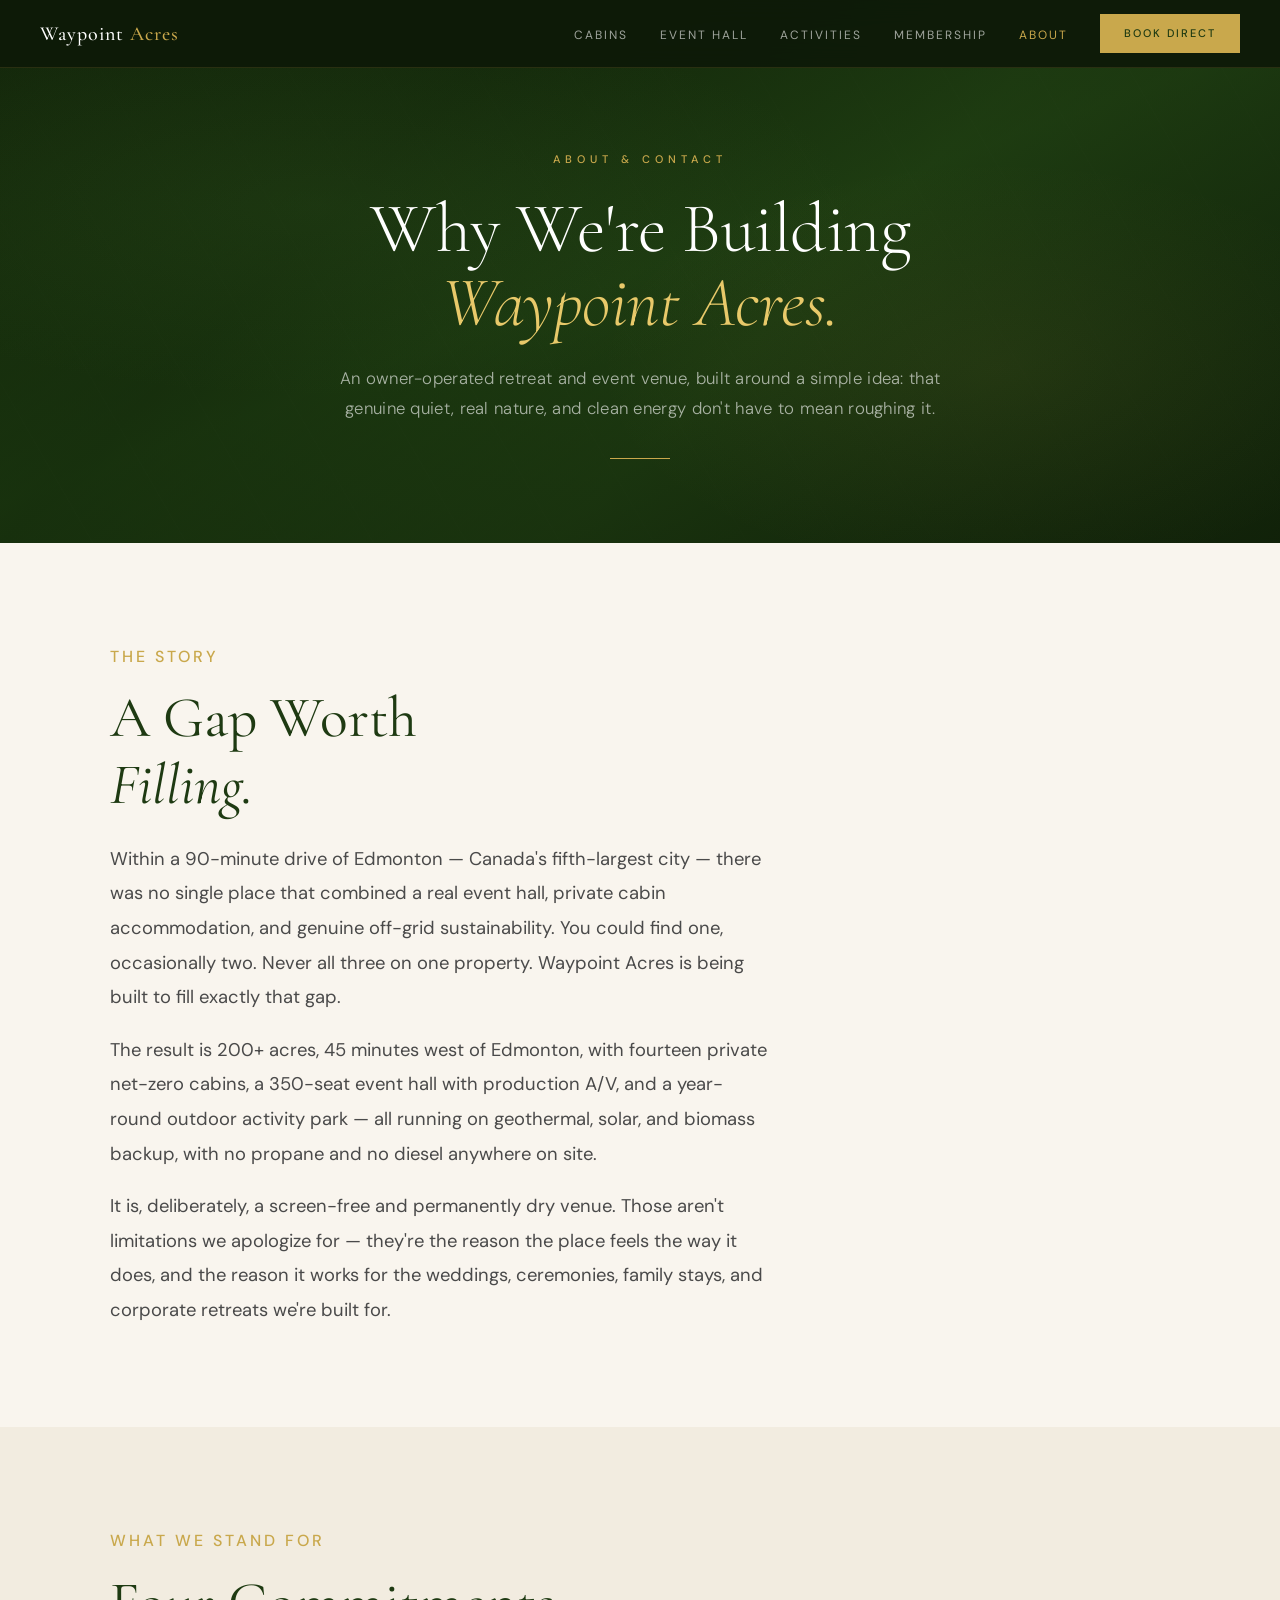
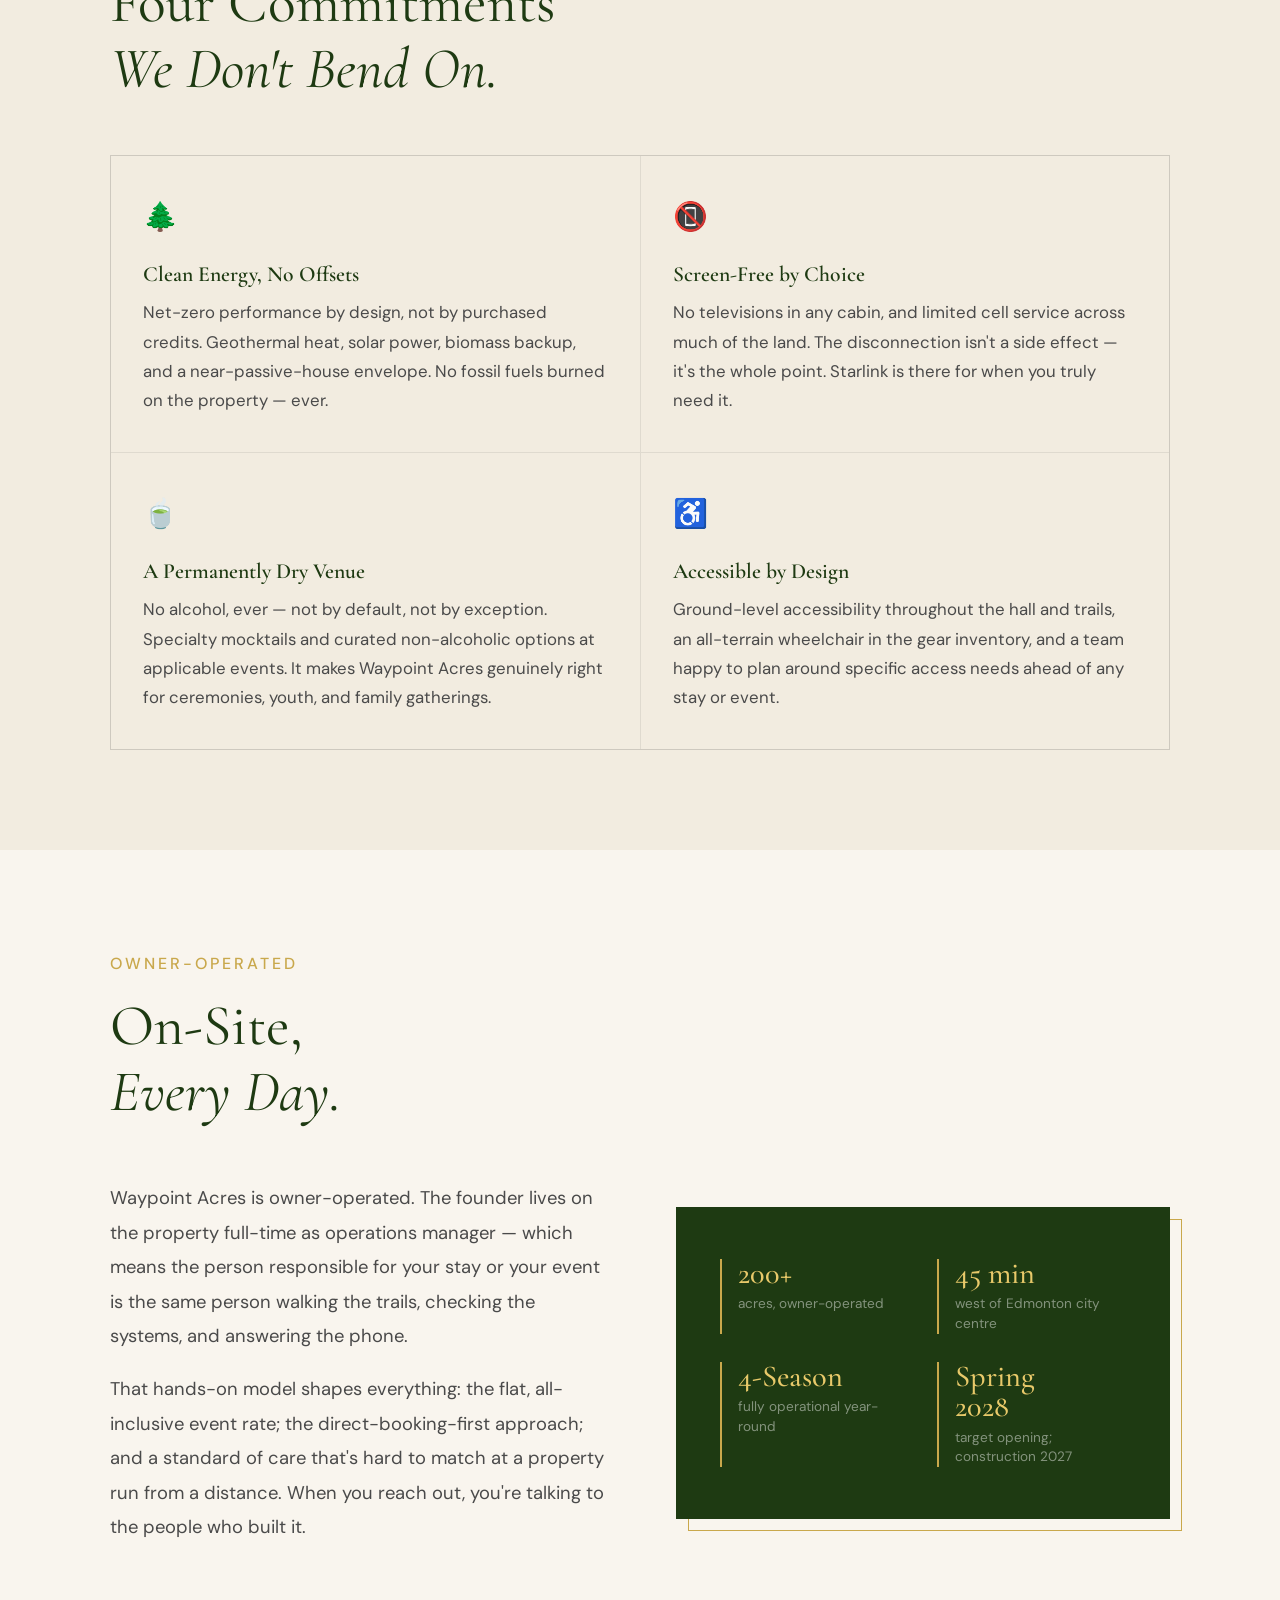
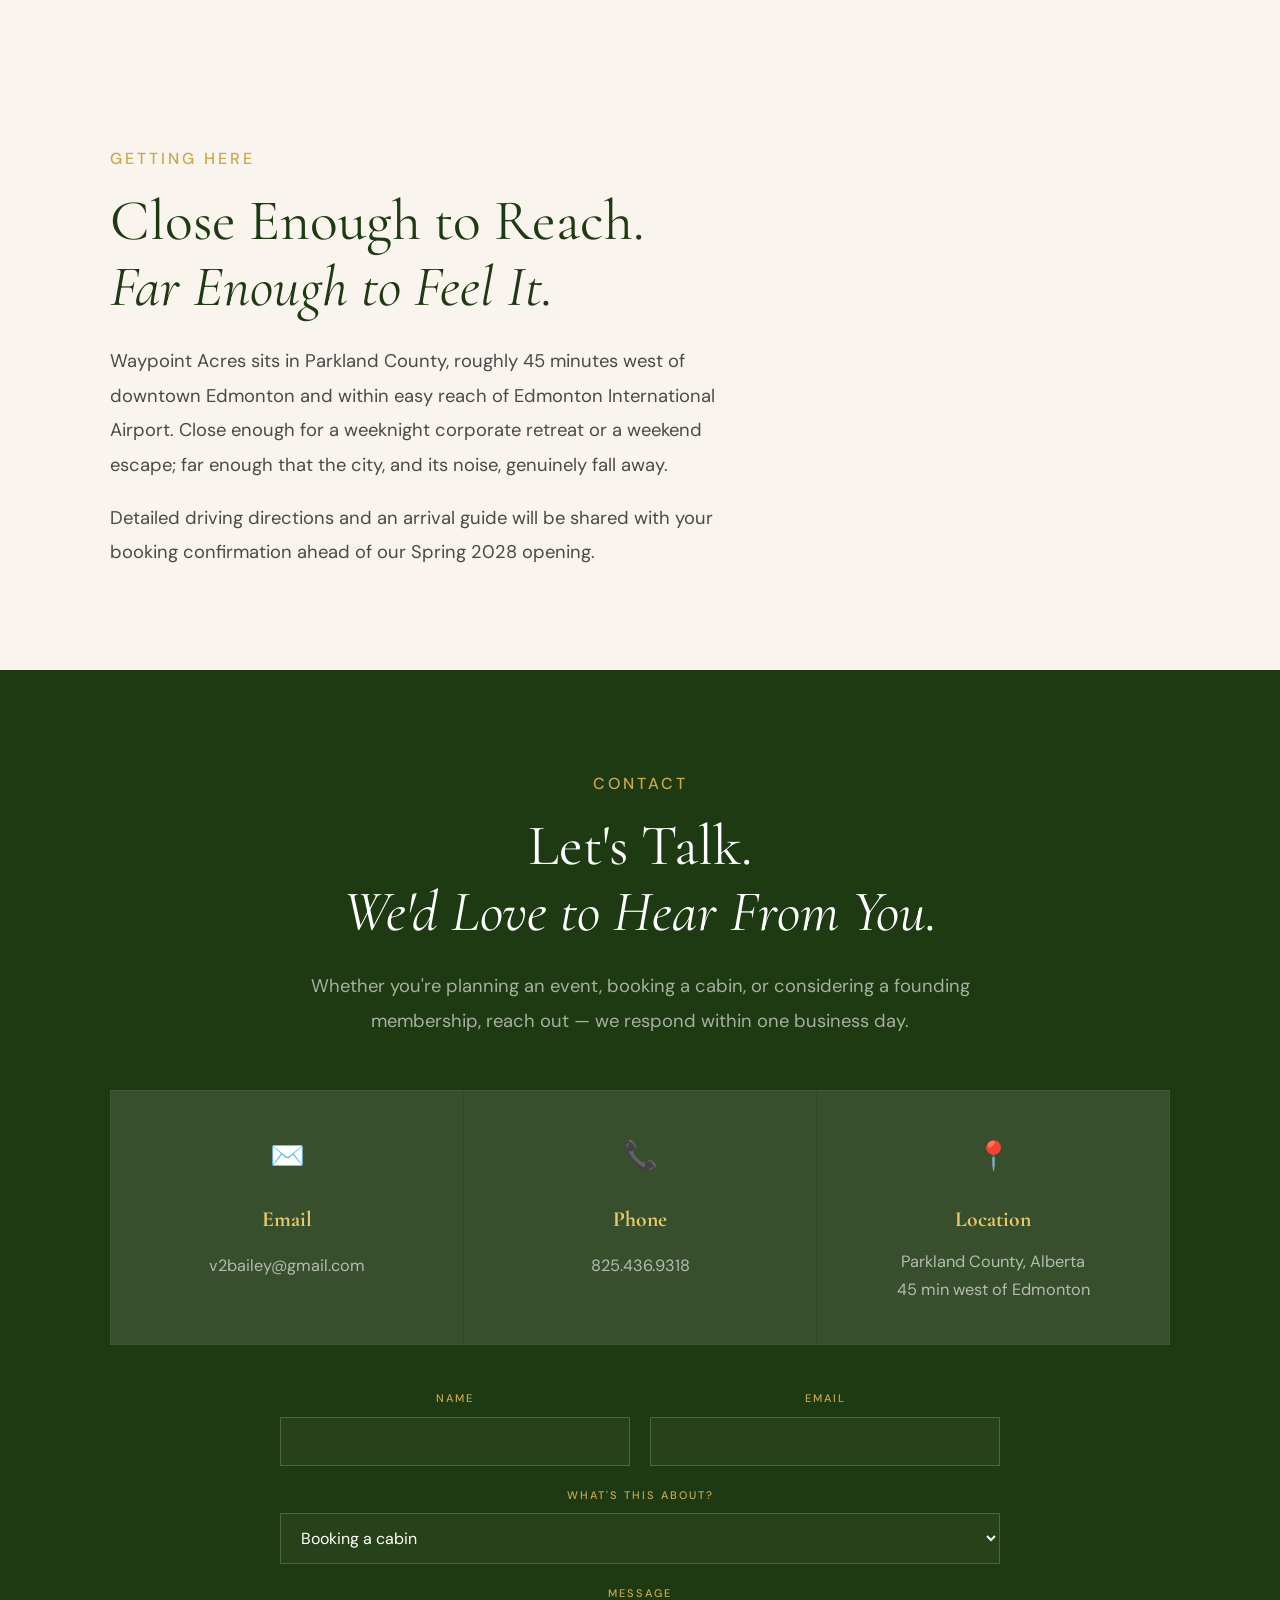
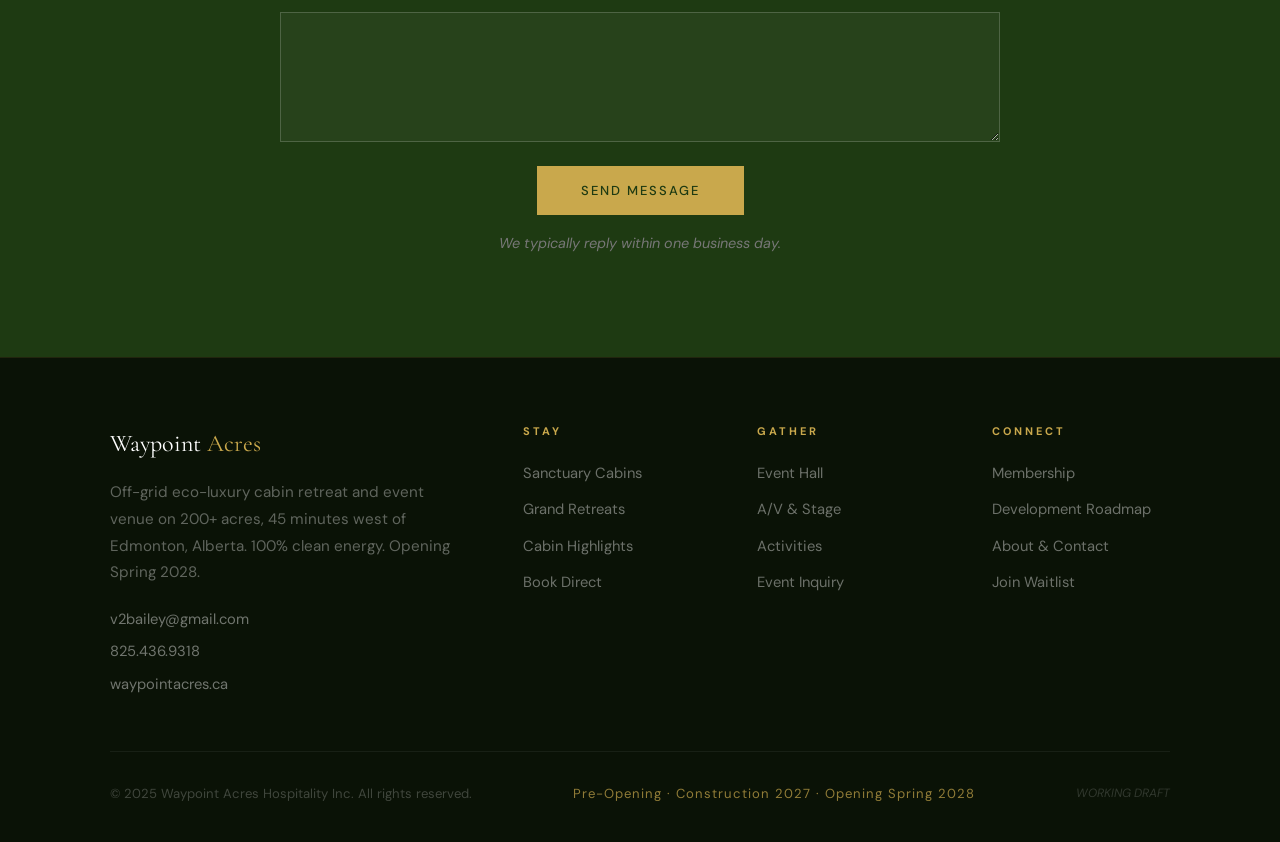
<file: about.html>
<!DOCTYPE html>
<html lang="en">
<head>
<meta charset="UTF-8">
<meta name="viewport" content="width=device-width, initial-scale=1.0">
<title>About &amp; Contact | Waypoint Acres</title>
<meta name="description" content="Waypoint Acres is an owner-operated, off-grid eco-luxury cabin retreat and event venue on 200+ acres west of Edmonton, Alberta. Our story, our values, how to find us, and how to get in touch. Opening Spring 2028.">
<!-- WORKING DRAFT -->
<link href="https://fonts.googleapis.com/css2?family=Cormorant+Garamond:ital,wght@0,300;0,400;0,500;0,600;1,300;1,400&family=DM+Sans:wght@300;400;500&display=swap" rel="stylesheet">
<link rel="stylesheet" href="wa-styles.css">
</head>
<body>

<!-- ════════ NAV ════════ -->
<nav>
  <a href="https://waypointacres.ca/" class="nav-logo">Waypoint <span>Acres</span></a>
  <ul class="nav-links">
    <li><a href="cabins.html">Cabins</a></li>
    <li><a href="event-hall.html">Event Hall</a></li>
    <li><a href="activities.html">Activities</a></li>
    <li><a href="membership.html">Membership</a></li>
    <li><a href="about.html" class="active">About</a></li>
    <li><a href="cabins.html#book" class="nav-cta">Book Direct</a></li>
  </ul>
</nav>

<!-- ════════ PAGE HERO ════════ -->
<section class="page-hero">
  <p class="page-hero-eyebrow">About &amp; Contact</p>
  <h1>Why We're Building<br><em>Waypoint Acres.</em></h1>
  <p class="page-hero-sub">An owner-operated retreat and event venue, built around a simple idea: that genuine quiet, real nature, and clean energy don't have to mean roughing it.</p>
  <div class="page-hero-divider"></div>
</section>


<!-- ════════ THE STORY ════════ -->
<section class="four-things">
  <div class="container">
    <p class="section-label reveal">The Story</p>
    <h2 class="section-title reveal">A Gap Worth<br><em>Filling.</em></h2>
    <div class="lead">
      <p class="section-body reveal">Within a 90-minute drive of Edmonton — Canada's fifth-largest city — there was no single place that combined a real event hall, private cabin accommodation, and genuine off-grid sustainability. You could find one, occasionally two. Never all three on one property. Waypoint Acres is being built to fill exactly that gap.</p>
      <p class="section-body reveal" style="margin-top:18px;">The result is 200+ acres, 45 minutes west of Edmonton, with fourteen private net-zero cabins, a 350-seat event hall with production A/V, and a year-round outdoor activity park — all running on geothermal, solar, and biomass backup, with no propane and no diesel anywhere on site.</p>
      <p class="section-body reveal" style="margin-top:18px;">It is, deliberately, a screen-free and permanently dry venue. Those aren't limitations we apologize for — they're the reason the place feels the way it does, and the reason it works for the weddings, ceremonies, family stays, and corporate retreats we're built for.</p>
    </div>
  </div>
</section>


<!-- ════════ WHAT WE STAND FOR ════════ -->
<section class="cabin-highlights">
  <div class="container">
    <p class="section-label reveal">What We Stand For</p>
    <h2 class="section-title reveal">Four Commitments<br><em>We Don't Bend On.</em></h2>

    <div class="info-grid reveal" style="grid-template-columns:repeat(2,1fr);">

      <div class="info-block on-warm">
        <span class="info-block-icon">🌲</span>
        <h4>Clean Energy, No Offsets</h4>
        <p>Net-zero performance by design, not by purchased credits. Geothermal heat, solar power, biomass backup, and a near-passive-house envelope. No fossil fuels burned on the property — ever.</p>
      </div>

      <div class="info-block on-warm">
        <span class="info-block-icon">📵</span>
        <h4>Screen-Free by Choice</h4>
        <p>No televisions in any cabin, and limited cell service across much of the land. The disconnection isn't a side effect — it's the whole point. Starlink is there for when you truly need it.</p>
      </div>

      <div class="info-block on-warm">
        <span class="info-block-icon">🍵</span>
        <h4>A Permanently Dry Venue</h4>
        <p>No alcohol, ever — not by default, not by exception. Specialty mocktails and curated non-alcoholic options at applicable events. It makes Waypoint Acres genuinely right for ceremonies, youth, and family gatherings.</p>
      </div>

      <div class="info-block on-warm">
        <span class="info-block-icon">♿</span>
        <h4>Accessible by Design</h4>
        <p>Ground-level accessibility throughout the hall and trails, an all-terrain wheelchair in the gear inventory, and a team happy to plan around specific access needs ahead of any stay or event.</p>
      </div>

    </div>
  </div>
</section>


<!-- ════════ OWNER-OPERATED ════════ -->
<section class="event-hall">
  <div class="container">
    <p class="section-label reveal">Owner-Operated</p>
    <h2 class="section-title reveal">On-Site,<br><em>Every Day.</em></h2>

    <div class="split reveal">
      <div>
        <p class="section-body" style="max-width:100%;">Waypoint Acres is owner-operated. The founder lives on the property full-time as operations manager — which means the person responsible for your stay or your event is the same person walking the trails, checking the systems, and answering the phone.</p>
        <p class="section-body" style="max-width:100%;margin-top:18px;">That hands-on model shapes everything: the flat, all-inclusive event rate; the direct-booking-first approach; and a standard of care that's hard to match at a property run from a distance. When you reach out, you're talking to the people who built it.</p>
      </div>
      <div>
        <div class="stat-panel">
          <div class="stat-panel-grid">
            <div class="stat-panel-item"><div class="stat-panel-num">200+</div><div class="stat-panel-desc">acres, owner-operated</div></div>
            <div class="stat-panel-item"><div class="stat-panel-num">45 min</div><div class="stat-panel-desc">west of Edmonton city centre</div></div>
            <div class="stat-panel-item"><div class="stat-panel-num">4-Season</div><div class="stat-panel-desc">fully operational year-round</div></div>
            <div class="stat-panel-item"><div class="stat-panel-num">Spring<br>2028</div><div class="stat-panel-desc">target opening; construction 2027</div></div>
          </div>
        </div>
      </div>
    </div>
  </div>
</section>


<!-- ════════ GETTING HERE ════════ -->
<section class="four-things">
  <div class="container">
    <p class="section-label reveal">Getting Here</p>
    <h2 class="section-title reveal">Close Enough to Reach.<br><em>Far Enough to Feel It.</em></h2>
    <div class="lead">
      <p class="section-body reveal">Waypoint Acres sits in Parkland County, roughly 45 minutes west of downtown Edmonton and within easy reach of Edmonton International Airport. Close enough for a weeknight corporate retreat or a weekend escape; far enough that the city, and its noise, genuinely fall away.</p>
      <p class="section-body reveal" style="margin-top:18px;">Detailed driving directions and an arrival guide will be shared with your booking confirmation ahead of our Spring 2028 opening.</p>
    </div>
  </div>
</section>


<!-- ════════ CONTACT ════════ -->
<section class="cta-band" id="contact">
  <div class="container">
    <p class="section-label reveal">Contact</p>
    <h2 class="section-title reveal">Let's Talk.<br><em>We'd Love to Hear From You.</em></h2>
    <p class="section-body reveal">Whether you're planning an event, booking a cabin, or considering a founding membership, reach out — we respond within one business day.</p>

    <div class="contact-grid reveal">
      <div class="contact-card">
        <span class="info-block-icon">✉️</span>
        <h4>Email</h4>
        <a href="mailto:v2bailey@gmail.com">v2bailey@gmail.com</a>
      </div>
      <div class="contact-card">
        <span class="info-block-icon">📞</span>
        <h4>Phone</h4>
        <a href="tel:8254369318">825.436.9318</a>
      </div>
      <div class="contact-card">
        <span class="info-block-icon">📍</span>
        <h4>Location</h4>
        <p>Parkland County, Alberta<br>45 min west of Edmonton</p>
      </div>
    </div>

    <form class="wa-form reveal" action="https://formspree.io/f/your-form-id" method="POST">
      <div class="wa-form-grid">
        <div class="wa-field"><label for="name">Name</label><input type="text" id="name" name="name" required></div>
        <div class="wa-field"><label for="email">Email</label><input type="email" id="email" name="email" required></div>
        <div class="wa-field full">
          <label for="topic">What's this about?</label>
          <select id="topic" name="topic">
            <option>Booking a cabin</option>
            <option>Planning an event</option>
            <option>Founding membership</option>
            <option>General question</option>
          </select>
        </div>
        <div class="wa-field full"><label for="msg">Message</label><textarea id="msg" name="message" required></textarea></div>
      </div>
      <div class="wa-form-submit"><button type="submit">Send Message</button></div>
      <p class="wa-form-note">We typically reply within one business day.</p>
    </form>
  </div>
</section>

<!-- ════════ FOOTER ════════ -->
<footer>
  <div class="footer-inner">
    <div class="footer-top">
      <div>
        <div class="footer-brand-name">Waypoint <span>Acres</span></div>
        <p class="footer-brand-desc">Off-grid eco-luxury cabin retreat and event venue on 200+ acres, 45 minutes west of Edmonton, Alberta. 100% clean energy. Opening Spring 2028.</p>
        <div class="footer-contact">
          <a href="mailto:v2bailey@gmail.com">v2bailey@gmail.com</a>
          <a href="tel:8254369318">825.436.9318</a>
          <a href="https://waypointacres.ca">waypointacres.ca</a>
        </div>
      </div>
      <div class="footer-col">
        <h5>Stay</h5>
        <a href="cabins.html">Sanctuary Cabins</a>
        <a href="cabins.html">Grand Retreats</a>
        <a href="cabins.html#includes">Cabin Highlights</a>
        <a href="cabins.html#book">Book Direct</a>
      </div>
      <div class="footer-col">
        <h5>Gather</h5>
        <a href="event-hall.html">Event Hall</a>
        <a href="event-hall.html#spaces">A/V &amp; Stage</a>
        <a href="activities.html">Activities</a>
        <a href="event-hall.html#inquire">Event Inquiry</a>
      </div>
      <div class="footer-col">
        <h5>Connect</h5>
        <a href="membership.html">Membership</a>
        <a href="https://waypointacres.ca/#roadmap">Development Roadmap</a>
        <a href="about.html">About &amp; Contact</a>
        <a href="membership.html#waitlist">Join Waitlist</a>
      </div>
    </div>
    <div class="footer-bottom">
      <p class="footer-copy">© 2025 Waypoint Acres Hospitality Inc. All rights reserved.</p>
      <p class="footer-opening">Pre-Opening · Construction 2027 · Opening Spring 2028</p>
      <p class="footer-draft">WORKING DRAFT</p>
    </div>
  </div>
</footer>

<script>
  (function () {
    var io = new IntersectionObserver(function (entries) {
      entries.forEach(function (e) { if (e.isIntersecting) e.target.classList.add('visible'); });
    }, { threshold: 0.1 });
    document.querySelectorAll('.reveal').forEach(function (el) { io.observe(el); });
  })();
</script>

</body>
</html>
</file>
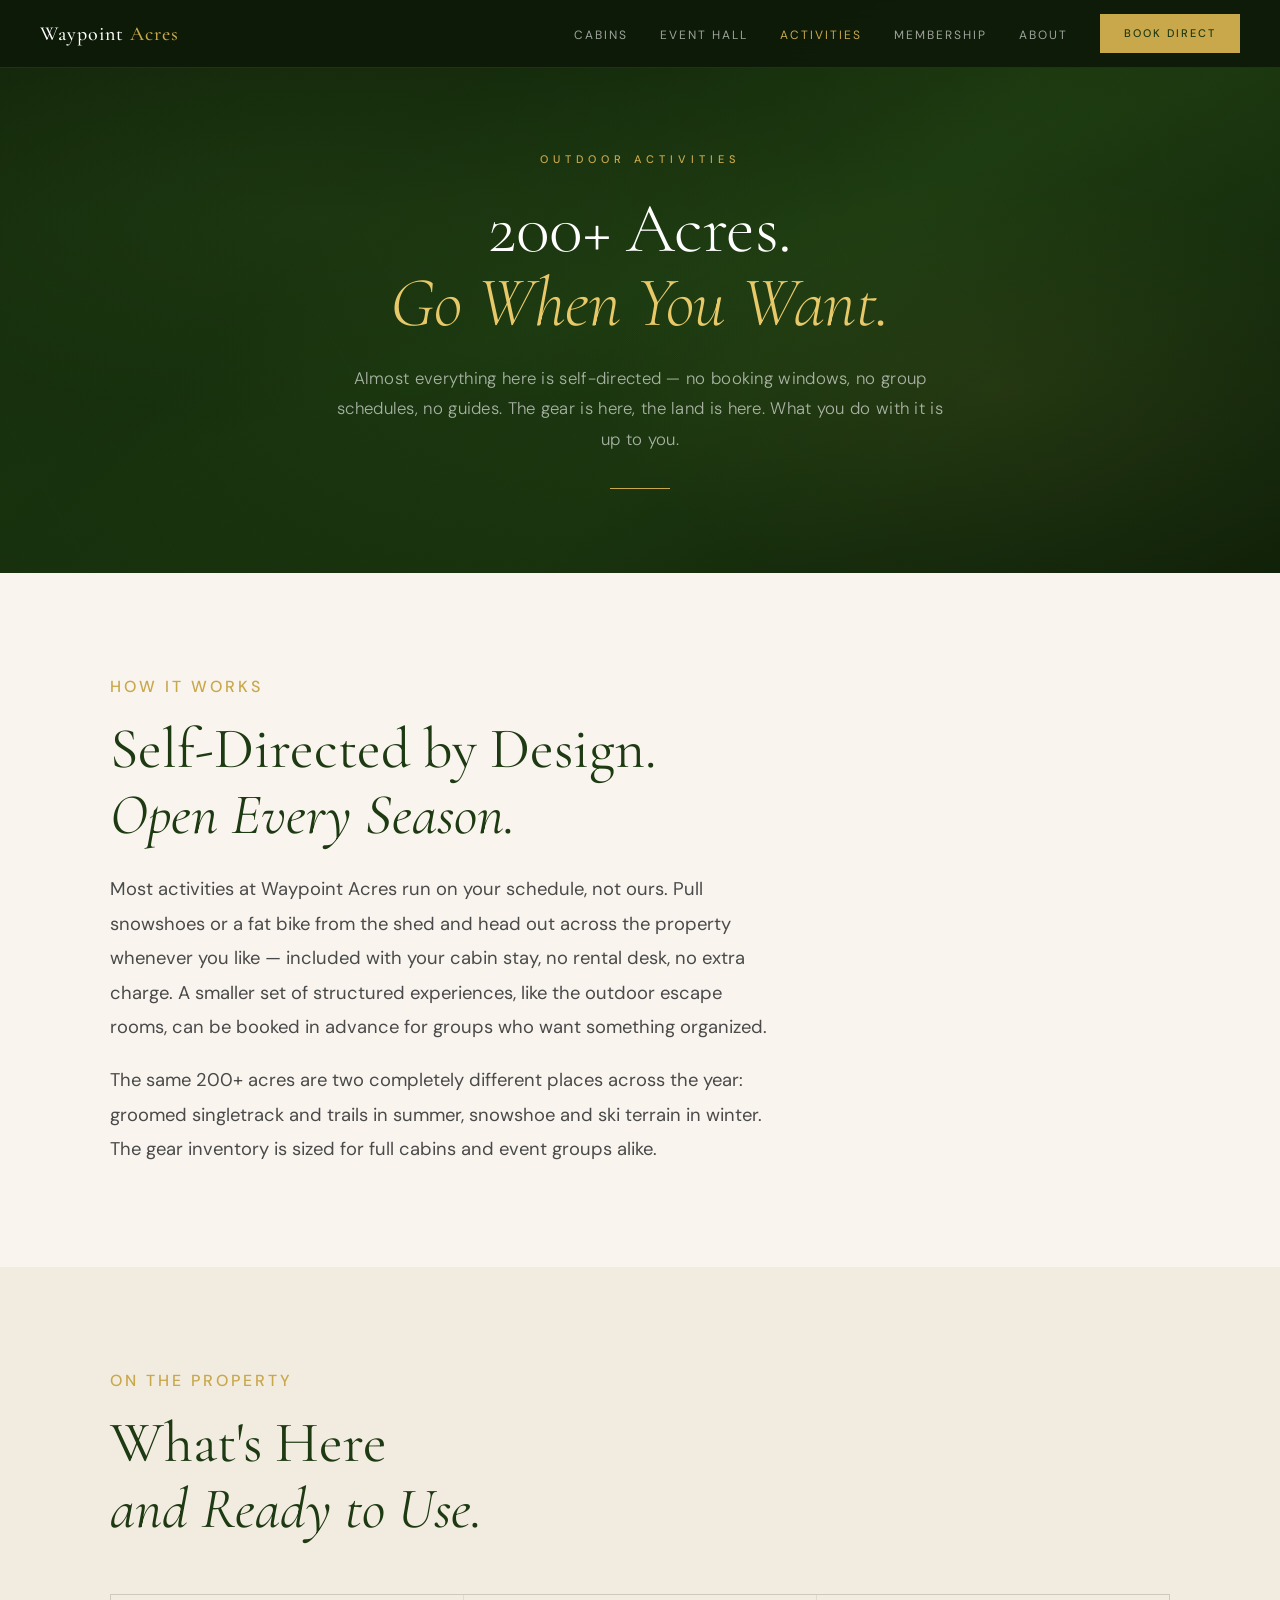
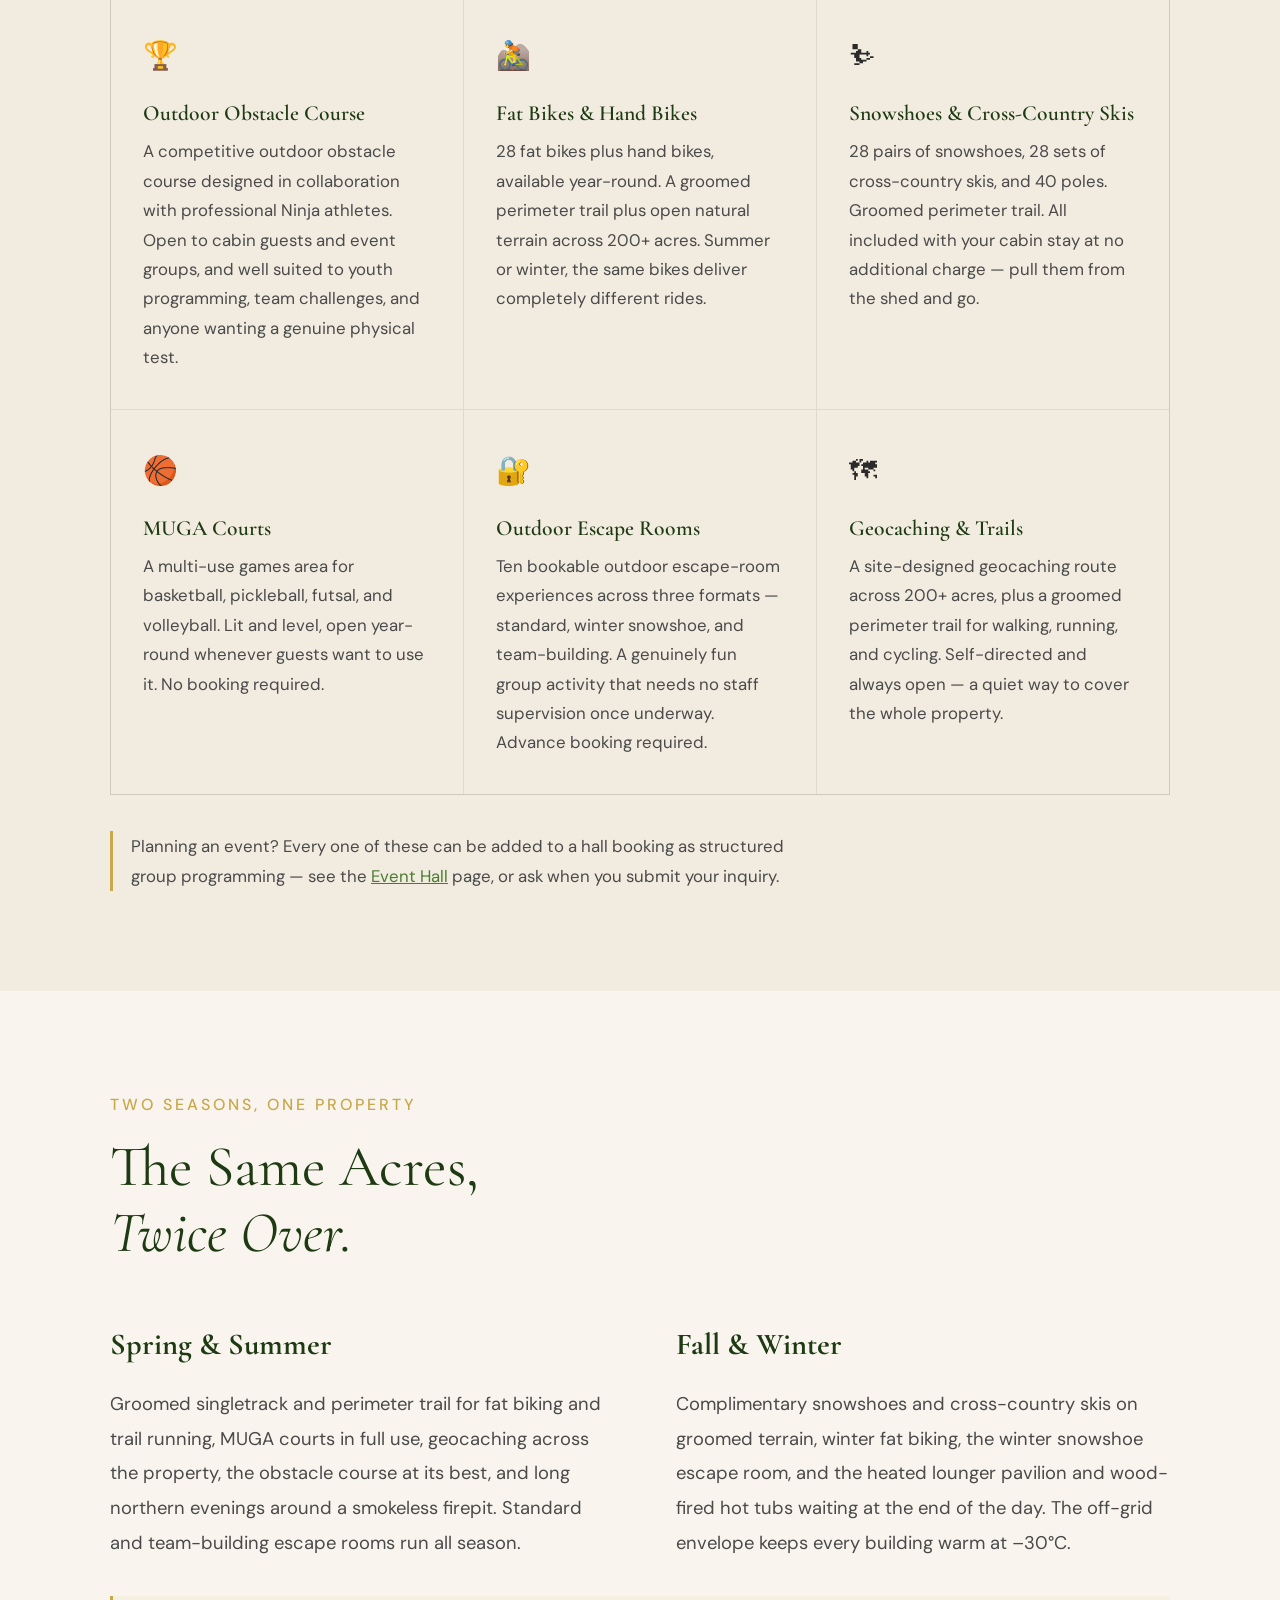
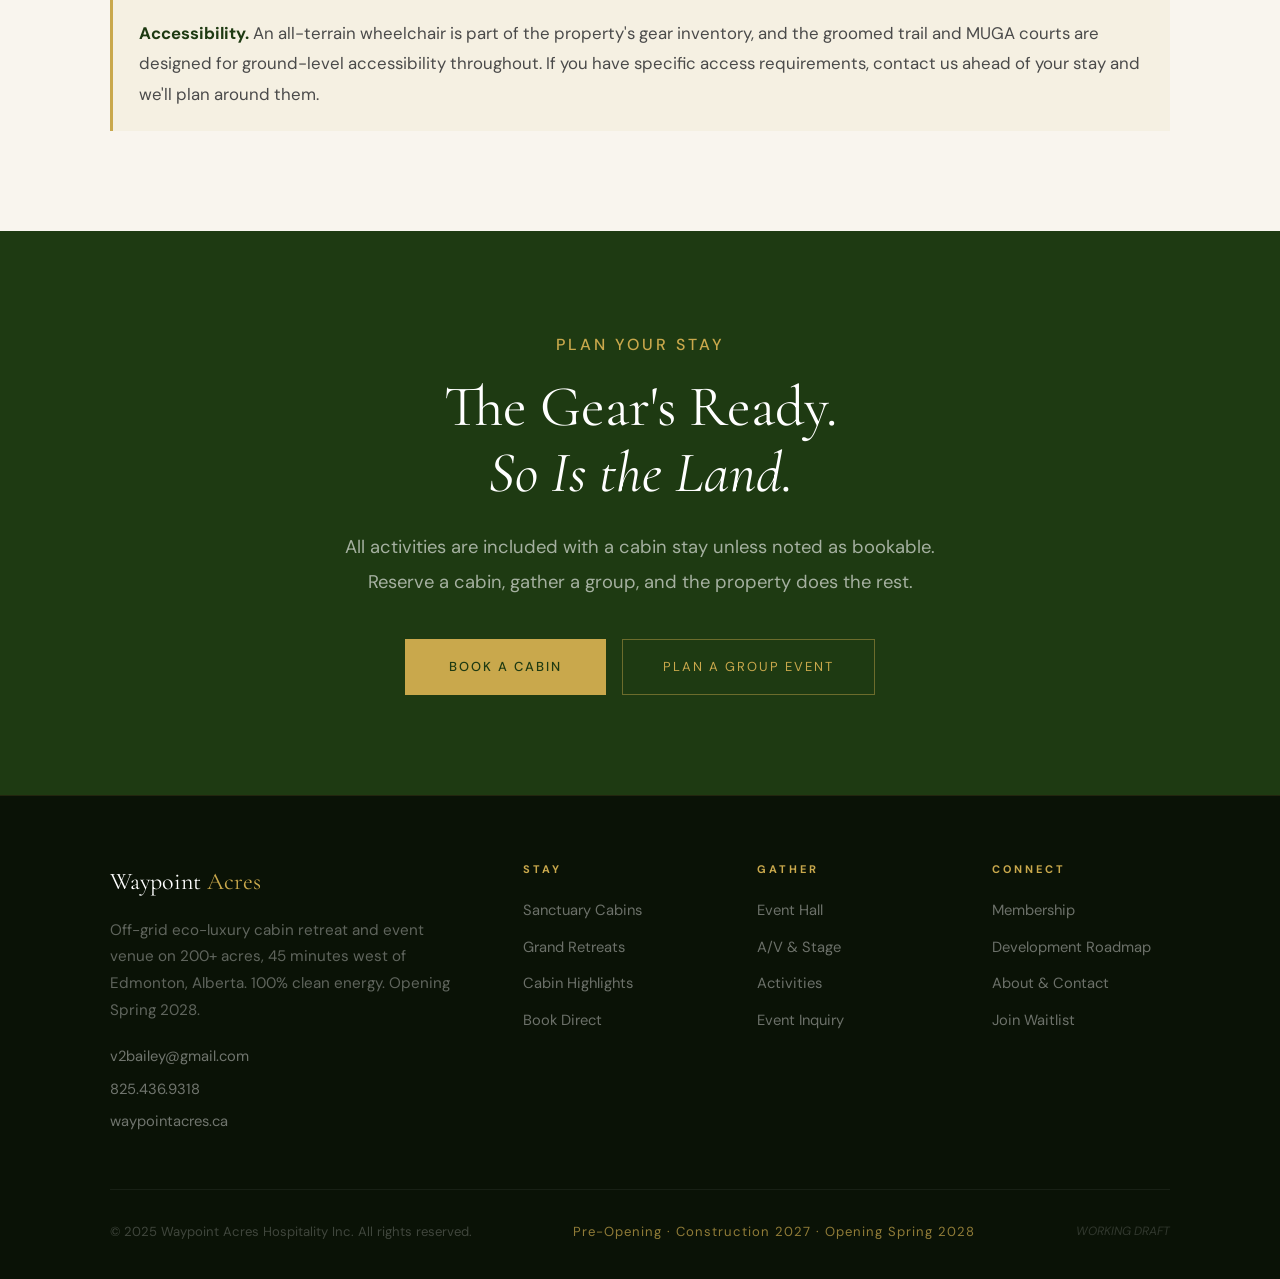
<file: activities.html>
<!DOCTYPE html>
<html lang="en">
<head>
<meta charset="UTF-8">
<meta name="viewport" content="width=device-width, initial-scale=1.0">
<title>Activities — 200+ Acres of Year-Round Adventure | Waypoint Acres</title>
<meta name="description" content="Self-directed outdoor activities across 200+ acres: fat bikes, snowshoes, cross-country skis, MUGA courts, an obstacle course, outdoor escape rooms, and geocaching. Year-round, no schedules. Opening Spring 2028.">
<!-- WORKING DRAFT -->
<link href="https://fonts.googleapis.com/css2?family=Cormorant+Garamond:ital,wght@0,300;0,400;0,500;0,600;1,300;1,400&family=DM+Sans:wght@300;400;500&display=swap" rel="stylesheet">
<link rel="stylesheet" href="wa-styles.css">
</head>
<body>

<!-- ════════ NAV ════════ -->
<nav>
  <a href="https://waypointacres.ca/" class="nav-logo">Waypoint <span>Acres</span></a>
  <ul class="nav-links">
    <li><a href="cabins.html">Cabins</a></li>
    <li><a href="event-hall.html">Event Hall</a></li>
    <li><a href="activities.html" class="active">Activities</a></li>
    <li><a href="membership.html">Membership</a></li>
    <li><a href="about.html">About</a></li>
    <li><a href="cabins.html#book" class="nav-cta">Book Direct</a></li>
  </ul>
</nav>

<!-- ════════ PAGE HERO ════════ -->
<section class="page-hero">
  <p class="page-hero-eyebrow">Outdoor Activities</p>
  <h1>200+ Acres.<br><em>Go When You Want.</em></h1>
  <p class="page-hero-sub">Almost everything here is self-directed — no booking windows, no group schedules, no guides. The gear is here, the land is here. What you do with it is up to you.</p>
  <div class="page-hero-divider"></div>
</section>


<!-- ════════ INTRO ════════ -->
<section class="four-things">
  <div class="container">
    <p class="section-label reveal">How It Works</p>
    <h2 class="section-title reveal">Self-Directed by Design.<br><em>Open Every Season.</em></h2>
    <div class="lead">
      <p class="section-body reveal">Most activities at Waypoint Acres run on your schedule, not ours. Pull snowshoes or a fat bike from the shed and head out across the property whenever you like — included with your cabin stay, no rental desk, no extra charge. A smaller set of structured experiences, like the outdoor escape rooms, can be booked in advance for groups who want something organized.</p>
      <p class="section-body reveal" style="margin-top:18px;">The same 200+ acres are two completely different places across the year: groomed singletrack and trails in summer, snowshoe and ski terrain in winter. The gear inventory is sized for full cabins and event groups alike.</p>
    </div>
  </div>
</section>


<!-- ════════ THE ACTIVITIES ════════ -->
<section class="activities">
  <div class="container">
    <p class="section-label reveal">On the Property</p>
    <h2 class="section-title reveal">What's Here<br><em>and Ready to Use.</em></h2>

    <div class="info-grid reveal">

      <div class="info-block on-warm">
        <span class="info-block-icon">🏆</span>
        <h4>Outdoor Obstacle Course</h4>
        <p>A competitive outdoor obstacle course designed in collaboration with professional Ninja athletes. Open to cabin guests and event groups, and well suited to youth programming, team challenges, and anyone wanting a genuine physical test.</p>
      </div>

      <div class="info-block on-warm">
        <span class="info-block-icon">🚵</span>
        <h4>Fat Bikes &amp; Hand Bikes</h4>
        <p>28 fat bikes plus hand bikes, available year-round. A groomed perimeter trail plus open natural terrain across 200+ acres. Summer or winter, the same bikes deliver completely different rides.</p>
      </div>

      <div class="info-block on-warm">
        <span class="info-block-icon">⛷</span>
        <h4>Snowshoes &amp; Cross-Country Skis</h4>
        <p>28 pairs of snowshoes, 28 sets of cross-country skis, and 40 poles. Groomed perimeter trail. All included with your cabin stay at no additional charge — pull them from the shed and go.</p>
      </div>

      <div class="info-block on-warm">
        <span class="info-block-icon">🏀</span>
        <h4>MUGA Courts</h4>
        <p>A multi-use games area for basketball, pickleball, futsal, and volleyball. Lit and level, open year-round whenever guests want to use it. No booking required.</p>
      </div>

      <div class="info-block on-warm">
        <span class="info-block-icon">🔐</span>
        <h4>Outdoor Escape Rooms</h4>
        <p>Ten bookable outdoor escape-room experiences across three formats — standard, winter snowshoe, and team-building. A genuinely fun group activity that needs no staff supervision once underway. Advance booking required.</p>
      </div>

      <div class="info-block on-warm">
        <span class="info-block-icon">🗺</span>
        <h4>Geocaching &amp; Trails</h4>
        <p>A site-designed geocaching route across 200+ acres, plus a groomed perimeter trail for walking, running, and cycling. Self-directed and always open — a quiet way to cover the whole property.</p>
      </div>

    </div>

    <p class="activity-note reveal">Planning an event? Every one of these can be added to a hall booking as structured group programming — see the <a href="event-hall.html" style="color:var(--moss);">Event Hall</a> page, or ask when you submit your inquiry.</p>
  </div>
</section>


<!-- ════════ SEASONS ════════ -->
<section class="event-hall">
  <div class="container">
    <p class="section-label reveal">Two Seasons, One Property</p>
    <h2 class="section-title reveal">The Same Acres,<br><em>Twice Over.</em></h2>

    <div class="split reveal" style="margin-top:52px;">
      <div>
        <h3 style="font-family:'Cormorant Garamond',serif;font-size:1.9rem;color:var(--forest);margin-bottom:14px;">Spring &amp; Summer</h3>
        <p class="section-body" style="max-width:100%;">Groomed singletrack and perimeter trail for fat biking and trail running, MUGA courts in full use, geocaching across the property, the obstacle course at its best, and long northern evenings around a smokeless firepit. Standard and team-building escape rooms run all season.</p>
      </div>
      <div>
        <h3 style="font-family:'Cormorant Garamond',serif;font-size:1.9rem;color:var(--forest);margin-bottom:14px;">Fall &amp; Winter</h3>
        <p class="section-body" style="max-width:100%;">Complimentary snowshoes and cross-country skis on groomed terrain, winter fat biking, the winter snowshoe escape room, and the heated lounger pavilion and wood-fired hot tubs waiting at the end of the day. The off-grid envelope keeps every building warm at –30°C.</p>
      </div>
    </div>

    <div class="callout reveal">
      <p><strong>Accessibility.</strong> An all-terrain wheelchair is part of the property's gear inventory, and the groomed trail and MUGA courts are designed for ground-level accessibility throughout. If you have specific access requirements, contact us ahead of your stay and we'll plan around them.</p>
    </div>
  </div>
</section>


<!-- ════════ CTA ════════ -->
<section class="cta-band">
  <div class="container">
    <p class="section-label reveal">Plan Your Stay</p>
    <h2 class="section-title reveal">The Gear's Ready.<br><em>So Is the Land.</em></h2>
    <p class="section-body reveal">All activities are included with a cabin stay unless noted as bookable. Reserve a cabin, gather a group, and the property does the rest.</p>
    <div class="cta-band-actions reveal">
      <a href="cabins.html#book" class="btn-primary">Book a Cabin</a>
      <a href="event-hall.html#inquire" class="btn-ghost">Plan a Group Event</a>
    </div>
  </div>
</section>

<!-- ════════ FOOTER ════════ -->
<footer>
  <div class="footer-inner">
    <div class="footer-top">
      <div>
        <div class="footer-brand-name">Waypoint <span>Acres</span></div>
        <p class="footer-brand-desc">Off-grid eco-luxury cabin retreat and event venue on 200+ acres, 45 minutes west of Edmonton, Alberta. 100% clean energy. Opening Spring 2028.</p>
        <div class="footer-contact">
          <a href="mailto:v2bailey@gmail.com">v2bailey@gmail.com</a>
          <a href="tel:8254369318">825.436.9318</a>
          <a href="https://waypointacres.ca">waypointacres.ca</a>
        </div>
      </div>
      <div class="footer-col">
        <h5>Stay</h5>
        <a href="cabins.html">Sanctuary Cabins</a>
        <a href="cabins.html">Grand Retreats</a>
        <a href="cabins.html#includes">Cabin Highlights</a>
        <a href="cabins.html#book">Book Direct</a>
      </div>
      <div class="footer-col">
        <h5>Gather</h5>
        <a href="event-hall.html">Event Hall</a>
        <a href="event-hall.html#spaces">A/V &amp; Stage</a>
        <a href="activities.html">Activities</a>
        <a href="event-hall.html#inquire">Event Inquiry</a>
      </div>
      <div class="footer-col">
        <h5>Connect</h5>
        <a href="membership.html">Membership</a>
        <a href="https://waypointacres.ca/#roadmap">Development Roadmap</a>
        <a href="about.html">About &amp; Contact</a>
        <a href="membership.html#waitlist">Join Waitlist</a>
      </div>
    </div>
    <div class="footer-bottom">
      <p class="footer-copy">© 2025 Waypoint Acres Hospitality Inc. All rights reserved.</p>
      <p class="footer-opening">Pre-Opening · Construction 2027 · Opening Spring 2028</p>
      <p class="footer-draft">WORKING DRAFT</p>
    </div>
  </div>
</footer>

<script>
  (function () {
    var io = new IntersectionObserver(function (entries) {
      entries.forEach(function (e) { if (e.isIntersecting) e.target.classList.add('visible'); });
    }, { threshold: 0.1 });
    document.querySelectorAll('.reveal').forEach(function (el) { io.observe(el); });
  })();
</script>

</body>
</html>
</file>
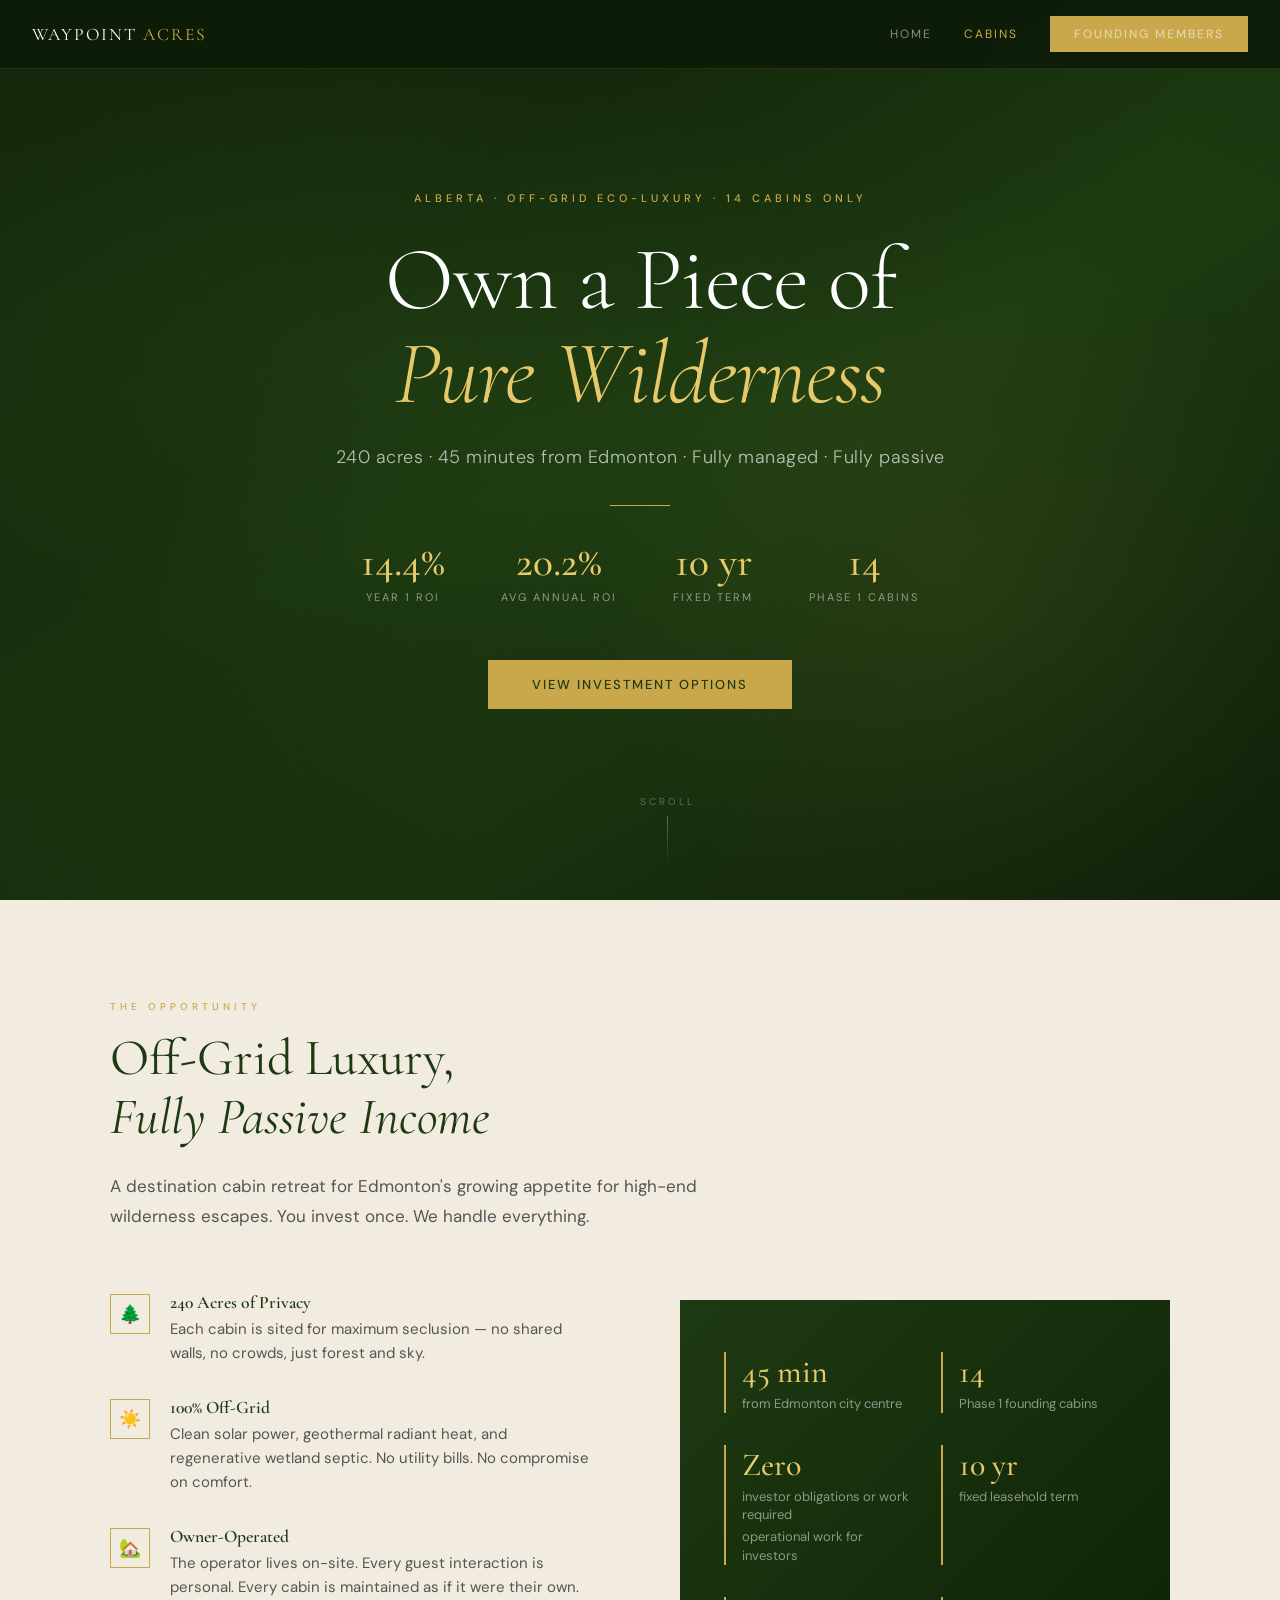
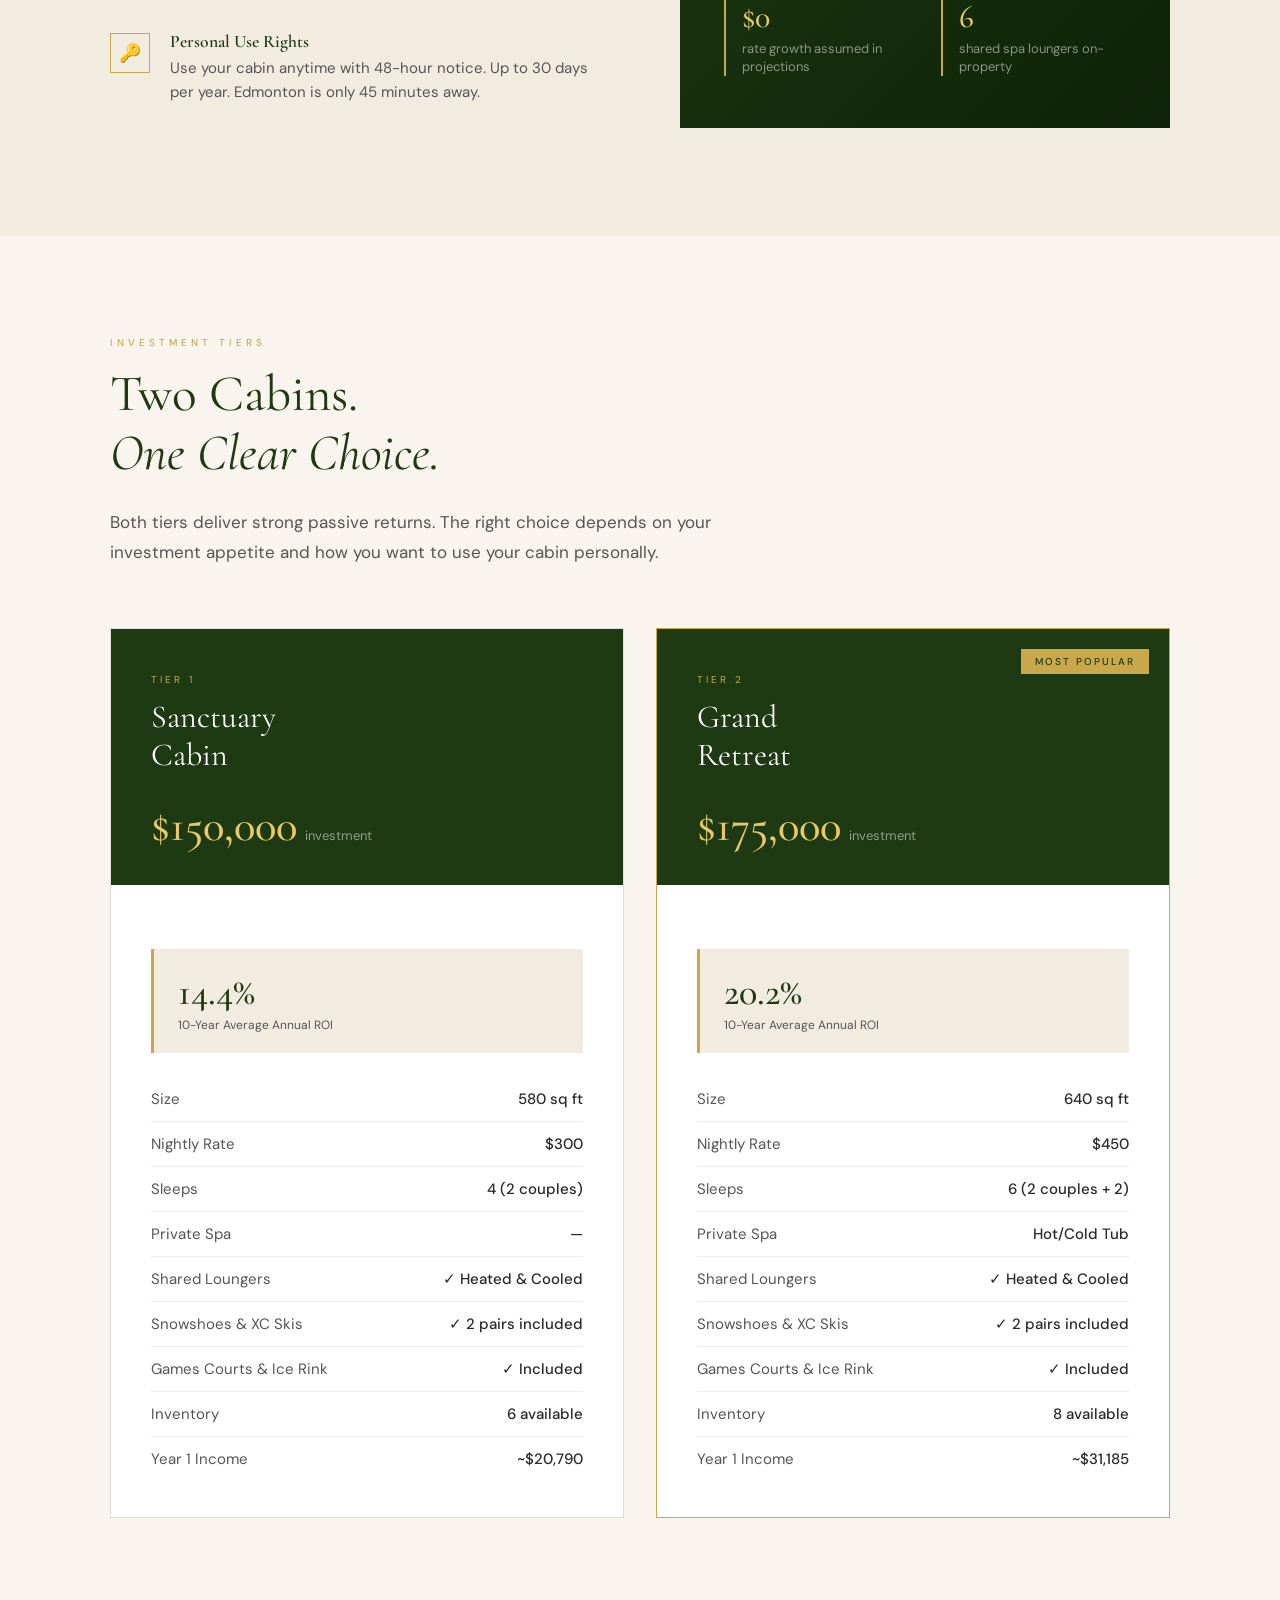
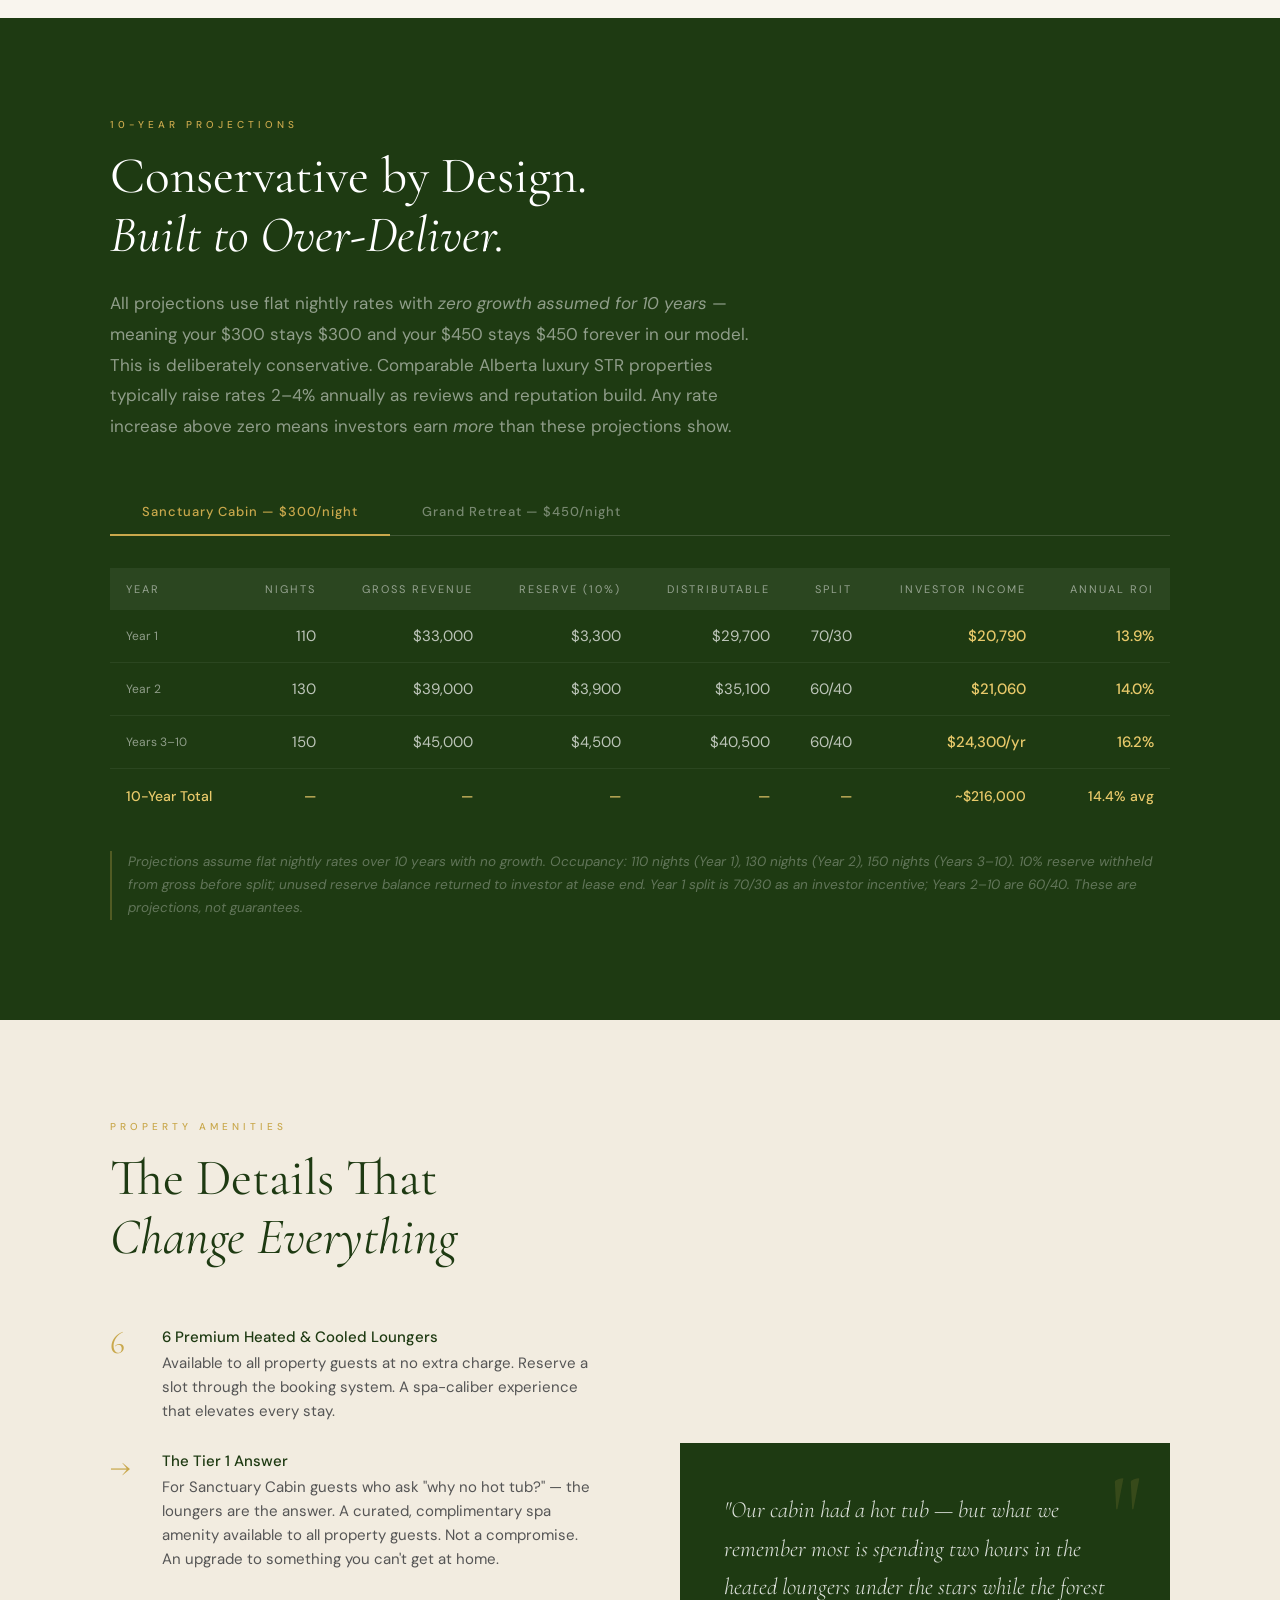
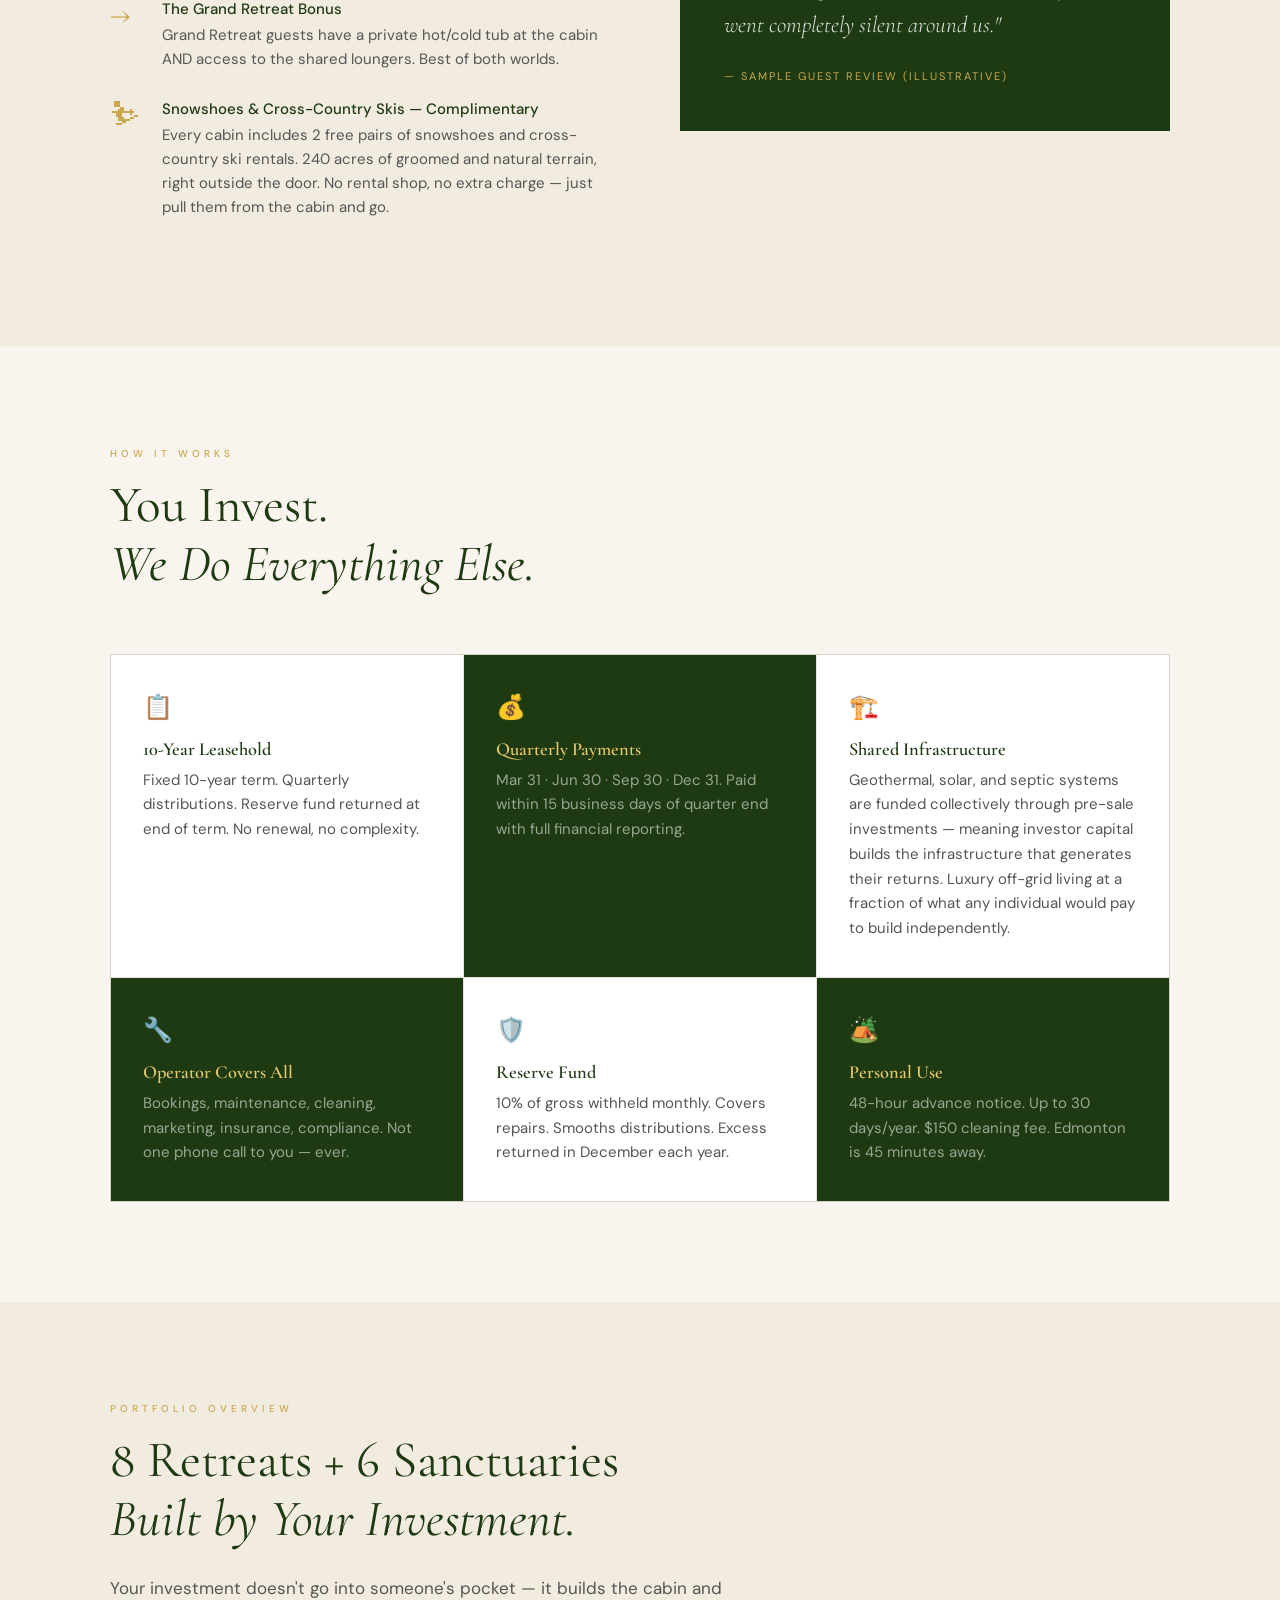
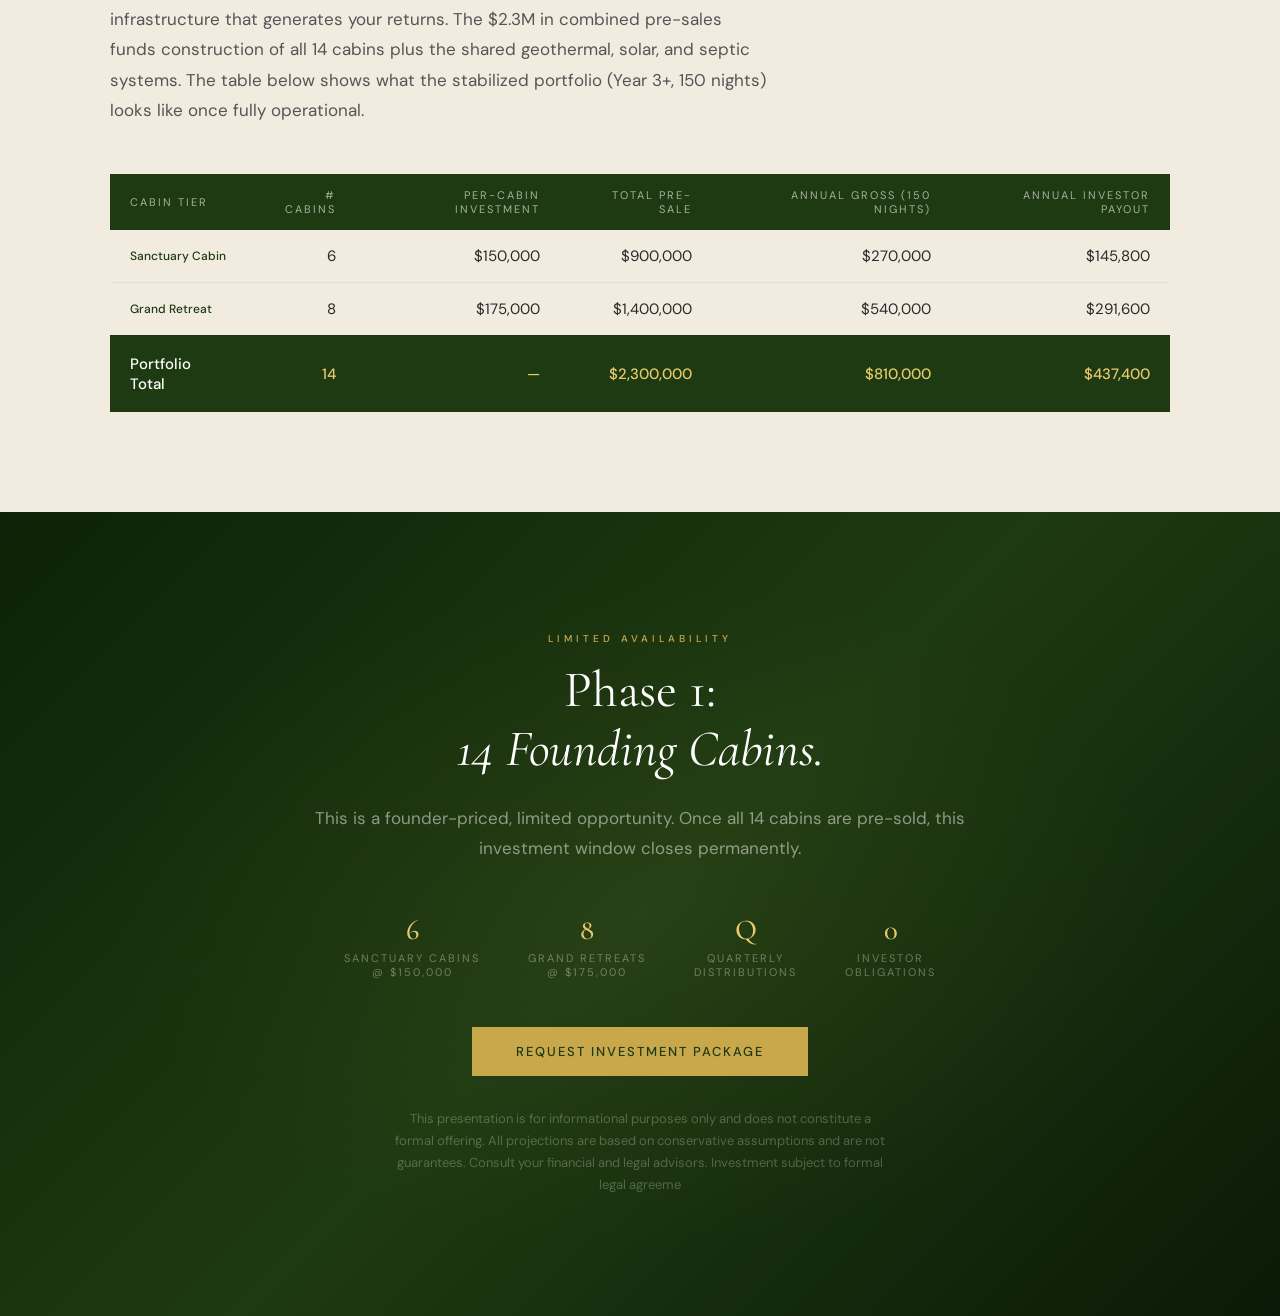
<file: cabins-1.html>
<!DOCTYPE html>
<html lang="en">
<head>
<meta charset="UTF-8">
<meta name="viewport" content="width=device-width, initial-scale=1.0">
<title>Off-Grid Cabin Investment — Alberta</title>
<link href="https://fonts.googleapis.com/css2?family=Cormorant+Garamond:ital,wght@0,300;0,400;0,500;0,600;1,300;1,400&family=DM+Sans:wght@300;400;500&display=swap" rel="stylesheet">
<script>
  function switchTab(id) {
    document.querySelectorAll('.roi-tab').forEach(function(t, i) {
      t.classList.toggle('active', (i===0 && id==='t1') || (i===1 && id==='t2'));
    });
    document.querySelectorAll('.roi-table-panel').forEach(function(p) {
      p.classList.remove('active');
    });
    var panel = document.getElementById('panel-' + id);
    if (panel) panel.classList.add('active');
  }
</script>
<style>
  :root {
    --forest: #1e3a12;
    --forest-mid: #2d5016;
    --moss: #4a7c2f;
    --gold: #c9a84c;
    --gold-light: #e8c96a;
    --cream: #f9f5ee;
    --warm: #f2ece0;
    --charcoal: #2a2a2a;
    --mid: #555;
    --light: #888;
  }
  * { margin: 0; padding: 0; box-sizing: border-box; }
  html { scroll-behavior: smooth; }
  body {
    font-family: 'DM Sans', sans-serif;
    background: var(--cream);
    color: var(--charcoal);
    overflow-x: hidden;
  }

  /* HERO */
  .hero {
    min-height: 100vh;
    background:
      linear-gradient(160deg, rgba(18,35,10,0.82) 0%, rgba(30,58,18,0.6) 50%, rgba(18,35,10,0.78) 100%),
      repeating-linear-gradient(
        60deg,
        transparent,
        transparent 80px,
        rgba(255,255,255,0.015) 80px,
        rgba(255,255,255,0.015) 81px
      ),
      linear-gradient(135deg, #1a3a0d 0%, #0d2206 30%, #1e4010 60%, #0a1a06 100%);
    display: flex;
    flex-direction: column;
    justify-content: center;
    align-items: center;
    text-align: center;
    padding: 80px 32px;
    position: relative;
    overflow: hidden;
  }
  .hero::before {
    content: '';
    position: absolute;
    inset: 0;
    background:
      radial-gradient(ellipse 60% 50% at 30% 40%, rgba(74,124,47,0.15) 0%, transparent 70%),
      radial-gradient(ellipse 40% 60% at 75% 65%, rgba(201,168,76,0.08) 0%, transparent 70%);
  }
  .hero-eyebrow {
    font-family: 'DM Sans', sans-serif;
    font-size: 11px;
    font-weight: 500;
    letter-spacing: 4px;
    text-transform: uppercase;
    color: var(--gold);
    margin-bottom: 28px;
    position: relative;
    z-index: 1;
    opacity: 0;
    animation: fadeUp 0.8s ease 0.2s forwards;
  }
  .hero h1 {
    font-family: 'Cormorant Garamond', serif;
    font-size: clamp(3rem, 7vw, 6.5rem);
    font-weight: 300;
    color: #fff;
    line-height: 1.05;
    letter-spacing: -1px;
    position: relative;
    z-index: 1;
    opacity: 0;
    animation: fadeUp 1s ease 0.4s forwards;
  }
  .hero h1 em {
    font-style: italic;
    color: var(--gold-light);
  }
  .hero-sub {
    font-family: 'DM Sans', sans-serif;
    font-size: 18px;
    font-weight: 300;
    color: rgba(255,255,255,0.68);
    margin-top: 24px;
    letter-spacing: 0.5px;
    position: relative;
    z-index: 1;
    opacity: 0;
    animation: fadeUp 1s ease 0.6s forwards;
  }
  .hero-divider {
    width: 60px;
    height: 1px;
    background: var(--gold);
    margin: 36px auto;
    position: relative;
    z-index: 1;
    opacity: 0;
    animation: fadeUp 1s ease 0.7s forwards;
  }
  .hero-stats {
    display: flex;
    gap: 56px;
    justify-content: center;
    flex-wrap: wrap;
    position: relative;
    z-index: 1;
    opacity: 0;
    animation: fadeUp 1s ease 0.9s forwards;
  }
  .hero-stat { text-align: center; }
  .hero-stat-num {
    font-family: 'Cormorant Garamond', serif;
    font-size: 2.6rem;
    font-weight: 500;
    color: var(--gold-light);
    line-height: 1;
  }
  .hero-stat-label {
    font-size: 11px;
    font-weight: 400;
    color: rgba(255,255,255,0.5);
    letter-spacing: 2px;
    text-transform: uppercase;
    margin-top: 6px;
  }
  .hero-cta {
    margin-top: 56px;
    position: relative;
    z-index: 1;
    opacity: 0;
    animation: fadeUp 1s ease 1.1s forwards;
  }
  .btn-primary {
    display: inline-block;
    padding: 16px 44px;
    background: var(--gold);
    color: var(--forest);
    font-family: 'DM Sans', sans-serif;
    font-size: 13px;
    font-weight: 500;
    letter-spacing: 2px;
    text-transform: uppercase;
    text-decoration: none;
    transition: all 0.3s ease;
  }
  .btn-primary:hover { background: var(--gold-light); transform: translateY(-2px); }
  .scroll-hint {
    position: absolute;
    bottom: 36px;
    left: 50%;
    transform: translateX(-50%);
    z-index: 1;
    opacity: 0;
    animation: fadeUp 1s ease 1.4s forwards;
    display: flex;
    flex-direction: column;
    align-items: center;
    gap: 8px;
  }
  .scroll-hint span {
    font-size: 10px;
    letter-spacing: 3px;
    text-transform: uppercase;
    color: rgba(255,255,255,0.3);
  }
  .scroll-line {
    width: 1px;
    height: 48px;
    background: linear-gradient(to bottom, rgba(255,255,255,0.3), transparent);
    animation: pulse-line 2s ease-in-out infinite;
  }

  /* SECTIONS */
  section { padding: 100px 32px; }
  .container { max-width: 1060px; margin: 0 auto; }
  .section-label {
    font-size: 10px;
    font-weight: 500;
    letter-spacing: 4px;
    text-transform: uppercase;
    color: var(--gold);
    margin-bottom: 16px;
  }
  .section-title {
    font-family: 'Cormorant Garamond', serif;
    font-size: clamp(2rem, 4vw, 3.2rem);
    font-weight: 400;
    color: var(--forest);
    line-height: 1.15;
    margin-bottom: 24px;
  }
  .section-title em { font-style: italic; }
  .section-body {
    font-size: 17px;
    line-height: 1.8;
    color: var(--mid);
    max-width: 660px;
  }

  /* ABOUT */
  .about { background: var(--warm); }
  .about-grid {
    display: grid;
    grid-template-columns: 1fr 1fr;
    gap: 80px;
    align-items: center;
    margin-top: 60px;
  }
  .about-feature {
    display: flex;
    gap: 20px;
    margin-bottom: 32px;
    align-items: flex-start;
  }
  .feature-icon {
    width: 40px;
    height: 40px;
    min-width: 40px;
    border: 1px solid var(--gold);
    display: flex;
    align-items: center;
    justify-content: center;
    font-size: 18px;
    margin-top: 2px;
  }
  .feature-text h4 {
    font-family: 'Cormorant Garamond', serif;
    font-size: 1.1rem;
    font-weight: 600;
    color: var(--forest);
    margin-bottom: 4px;
  }
  .feature-text p { font-size: 15px; color: var(--mid); line-height: 1.6; }
  .about-visual {
    background: linear-gradient(135deg, var(--forest) 0%, #0d2206 100%);
    padding: 52px 44px;
    position: relative;
  }
  .about-visual::before {
    content: '';
    position: absolute;
    top: 12px; left: 12px; right: -12px; bottom: -12px;
    border: 1px solid var(--gold);
    z-index: -1;
  }
  .about-stat-grid {
    display: grid;
    grid-template-columns: 1fr 1fr;
    gap: 32px;
  }
  .about-stat { border-left: 2px solid var(--gold); padding-left: 16px; }
  .about-stat-num {
    font-family: 'Cormorant Garamond', serif;
    font-size: 2rem;
    font-weight: 500;
    color: var(--gold-light);
  }
  .about-stat-desc { font-size: 13px; color: rgba(255,255,255,0.5); margin-top: 4px; line-height: 1.4; }

  /* TIERS */
  .tiers { background: var(--cream); }
  .tiers-grid {
    display: grid;
    grid-template-columns: 1fr 1fr;
    gap: 32px;
    margin-top: 60px;
    width: 100%;
  }
  .tier-card {
    border: 1px solid rgba(0,0,0,0.1);
    overflow: hidden;
    position: relative;
    transition: transform 0.3s ease, box-shadow 0.3s ease;
  }
  .tier-card:hover { transform: translateY(-4px); box-shadow: 0 20px 60px rgba(0,0,0,0.12); }
  .tier-card.featured { border-color: var(--gold); }
  .tier-badge {
    position: absolute;
    top: 20px;
    right: 20px;
    background: var(--gold);
    color: var(--forest);
    font-size: 10px;
    font-weight: 500;
    letter-spacing: 2px;
    text-transform: uppercase;
    padding: 6px 14px;
  }
  .tier-header {
    padding: 44px 40px 32px;
    background: var(--forest);
  }
  .tier-label {
    font-size: 10px;
    letter-spacing: 3px;
    text-transform: uppercase;
    color: var(--gold);
    margin-bottom: 12px;
  }
  .tier-name {
    font-family: 'Cormorant Garamond', serif;
    font-size: 2rem;
    font-weight: 400;
    color: #fff;
    line-height: 1.2;
  }
  .tier-price {
    margin-top: 24px;
    display: flex;
    align-items: baseline;
    gap: 8px;
  }
  .tier-price-num {
    font-family: 'Cormorant Garamond', serif;
    font-size: 2.8rem;
    font-weight: 500;
    color: var(--gold-light);
  }
  .tier-price-label { font-size: 13px; color: rgba(255,255,255,0.5); }
  .tier-body { padding: 36px 40px; background: #fff; }
  .tier-row {
    display: flex;
    justify-content: space-between;
    align-items: center;
    padding: 12px 0;
    border-bottom: 1px solid #f0ede8;
    font-size: 15px;
  }
  .tier-row:last-child { border-bottom: none; }
  .tier-row-label { color: var(--mid); }
  .tier-row-value { font-weight: 500; color: var(--charcoal); }
  .tier-roi-band {
    margin-top: 28px;
    background: var(--warm);
    padding: 20px 24px;
    border-left: 3px solid var(--gold);
  }
  .tier-roi-num {
    font-family: 'Cormorant Garamond', serif;
    font-size: 2.4rem;
    font-weight: 500;
    color: var(--forest);
  }
  .tier-roi-label { font-size: 12px; color: var(--mid); margin-top: 2px; }
  .tier-amenities {
    margin-top: 24px;
  }
  .tier-amenity {
    display: flex;
    gap: 12px;
    align-items: flex-start;
    margin-bottom: 10px;
    font-size: 14px;
    color: var(--mid);
  }
  .tier-amenity-dot {
    width: 6px; height: 6px; min-width: 6px;
    background: var(--gold);
    border-radius: 50%;
    margin-top: 6px;
  }

  /* ROI TABLE */
  .roi-section { background: var(--forest); }
  .roi-section .section-title { color: #fff; }
  .roi-section .section-body { color: rgba(255,255,255,0.5); }
  .roi-tabs {
    display: flex;
    gap: 0;
    margin-top: 48px;
    border-bottom: 1px solid rgba(255,255,255,0.15);
  }
  .roi-tab {
    padding: 14px 32px;
    font-size: 13px;
    font-weight: 500;
    color: rgba(255,255,255,0.4);
    cursor: pointer;
    transition: all 0.2s;
    letter-spacing: 1px;
    border-bottom: 2px solid transparent;
    margin-bottom: -1px;
  }
  .roi-tab.active { color: var(--gold); border-bottom-color: var(--gold); }
  .roi-table-wrap { margin-top: 32px; overflow-x: auto; }
  table { width: 100%; border-collapse: collapse; font-size: 15px; }
  thead th {
    background: rgba(255,255,255,0.06);
    color: rgba(255,255,255,0.5);
    font-weight: 400;
    font-size: 11px;
    letter-spacing: 2px;
    text-transform: uppercase;
    padding: 14px 16px;
    text-align: right;
  }
  thead th:first-child { text-align: left; }
  tbody tr { border-bottom: 1px solid rgba(255,255,255,0.06); }
  tbody td {
    padding: 16px;
    text-align: right;
    color: rgba(255,255,255,0.7);
  }
  tbody td:first-child { text-align: left; color: rgba(255,255,255,0.5); font-size: 12px; }
  .roi-highlight { color: var(--gold-light) !important; font-weight: 500 !important; }
  tfoot tr { border-top: 1px solid rgba(201,168,76,0.4); }
  tfoot td {
    padding: 18px 16px;
    text-align: right;
    color: var(--gold-light);
    font-weight: 500;
    font-size: 14px;
  }
  tfoot td:first-child { text-align: left; }
  .roi-note {
    margin-top: 28px;
    font-size: 13.5px;
    color: rgba(255,255,255,0.3);
    line-height: 1.7;
    font-style: italic;
    border-left: 2px solid rgba(201,168,76,0.3);
    padding-left: 16px;
  }
  .roi-table-panel { display: none; }
  .roi-table-panel.active { display: block; }

  /* LOUNGERS */
  .loungers { background: var(--warm); }
  .loungers-inner {
    display: grid;
    grid-template-columns: 1fr 1fr;
    gap: 80px;
    align-items: center;
    margin-top: 60px;
  }
  .lounger-item {
    display: flex;
    gap: 20px;
    margin-bottom: 28px;
  }
  .lounger-num {
    font-family: 'Cormorant Garamond', serif;
    font-size: 2rem;
    color: var(--gold);
    line-height: 1;
    min-width: 32px;
  }
  .lounger-text h4 { font-size: 15px; font-weight: 500; color: var(--forest); margin-bottom: 4px; }
  .lounger-text p { font-size: 15px; color: var(--mid); line-height: 1.6; }
  .lounger-quote {
    background: var(--forest);
    padding: 48px 44px;
    position: relative;
  }
  .lounger-quote::after {
    content: '"';
    position: absolute;
    top: 16px; right: 28px;
    font-family: 'Cormorant Garamond', serif;
    font-size: 7rem;
    color: rgba(201,168,76,0.15);
    line-height: 1;
  }
  .lounger-quote p {
    font-family: 'Cormorant Garamond', serif;
    font-size: 1.45rem;
    font-weight: 300;
    font-style: italic;
    color: rgba(255,255,255,0.85);
    line-height: 1.65;
  }
  .lounger-quote cite {
    display: block;
    margin-top: 24px;
    font-size: 11px;
    letter-spacing: 2px;
    text-transform: uppercase;
    color: var(--gold);
    font-style: normal;
  }

  /* STRUCTURE */
  .structure { background: var(--cream); }
  .structure-grid {
    display: grid;
    grid-template-columns: repeat(3, 1fr);
    gap: 1px;
    background: rgba(0,0,0,0.08);
    margin-top: 60px;
    border: 1px solid rgba(0,0,0,0.08);
  }
  .structure-block {
    background: #fff;
    padding: 36px 32px;
  }
  .structure-block-icon { font-size: 24px; margin-bottom: 16px; }
  .structure-block h4 {
    font-family: 'Cormorant Garamond', serif;
    font-size: 1.15rem;
    font-weight: 600;
    color: var(--forest);
    margin-bottom: 8px;
  }
  .structure-block p { font-size: 15px; color: var(--mid); line-height: 1.65; }
  .structure-block.accent { background: var(--forest); }
  .structure-block.accent h4 { color: var(--gold-light); }
  .structure-block.accent p { color: rgba(255,255,255,0.55); }

  /* PORTFOLIO */
  .portfolio { background: var(--warm); }
  .portfolio-table-wrap { margin-top: 48px; overflow-x: auto; }
  .ptable { width: 100%; border-collapse: collapse; }
  .ptable th {
    background: var(--forest);
    color: rgba(255,255,255,0.6);
    font-size: 11px;
    font-weight: 400;
    letter-spacing: 2px;
    text-transform: uppercase;
    padding: 14px 20px;
    text-align: right;
  }
  .ptable th:first-child { text-align: left; }
  .ptable td {
    padding: 16px 20px;
    font-size: 15px;
    text-align: right;
    color: var(--charcoal);
    border-bottom: 1px solid rgba(0,0,0,0.06);
  }
  .ptable td:first-child { text-align: left; font-weight: 500; color: var(--forest); }
  .ptable tfoot td {
    background: var(--forest);
    color: var(--gold-light);
    font-weight: 500;
    border-bottom: none;
    padding: 18px 20px;
  }
  .ptable tfoot td:first-child { color: #fff; }

  /* CTA */
  .cta-section {
    background: linear-gradient(135deg, #0d2206 0%, #1e3a12 50%, #0a1a06 100%);
    text-align: center;
    padding: 120px 32px;
    position: relative;
    overflow: hidden;
  }
  .cta-section::before {
    content: '';
    position: absolute;
    inset: 0;
    background: radial-gradient(ellipse 60% 60% at 50% 50%, rgba(201,168,76,0.06) 0%, transparent 70%);
  }
  .cta-section .section-label { color: var(--gold); }
  .cta-section .section-title { color: #fff; margin: 0 auto 24px; max-width: 640px; }
  .cta-section .section-body { color: rgba(255,255,255,0.5); margin: 0 auto 48px; }
  .cta-details {
    display: flex;
    justify-content: center;
    gap: 48px;
    flex-wrap: wrap;
    margin-bottom: 48px;
    position: relative;
    z-index: 1;
  }
  .cta-detail { text-align: center; }
  .cta-detail-num {
    font-family: 'Cormorant Garamond', serif;
    font-size: 1.8rem;
    color: var(--gold-light);
    font-weight: 500;
  }
  .cta-detail-label { font-size: 11px; color: rgba(255,255,255,0.35); letter-spacing: 2px; text-transform: uppercase; margin-top: 4px; }
  .cta-warning {
    font-size: 13px;
    color: rgba(255,255,255,0.25);
    max-width: 500px;
    margin: 32px auto 0;
    line-height: 1.7;
    position: relative;
    z-index: 1;
  }

  /* ANIMATIONS */
  @keyframes fadeUp {
    from { opacity: 0; transform: translateY(24px); }
    to { opacity: 1; transform: translateY(0); }
  }
  @keyframes pulse-line {
    0%, 100% { opacity: 0.3; transform: scaleY(1); }
    50% { opacity: 0.7; transform: scaleY(1.1); }
  }

  /* RESPONSIVE */
  @media (max-width: 768px) {
    .about-grid, .tiers-grid, .loungers-inner { grid-template-columns: 1fr; }
    .structure-grid { grid-template-columns: 1fr; }
    .hero-stats { gap: 32px; }
    .about-stat-grid { grid-template-columns: 1fr 1fr; }
  }

  /* ── CROSS-PAGE NAV ──────────────────────────────────────── */
  .topnav {
    position: fixed; top: 0; left: 0; right: 0; z-index: 100;
    background: rgba(14, 28, 8, 0.92); backdrop-filter: blur(8px);
    padding: 16px 32px;
    display: flex; align-items: center; justify-content: space-between;
    border-bottom: 1px solid rgba(201,168,76,0.15);
  }
  .nav-logo { font-family: 'Cormorant Garamond', serif; font-size: 1.1rem; font-weight: 400; color: #fff; letter-spacing: 2px; text-transform: uppercase; text-decoration: none; }
  .nav-logo span { color: #c9a84c; }
  .nav-links { display: flex; align-items: center; gap: 32px; }
  .nav-links a { font-size: 12px; letter-spacing: 2px; text-transform: uppercase; color: rgba(255,255,255,0.5); text-decoration: none; transition: color 0.2s; }
  .nav-links a:hover, .nav-links a.active { color: #c9a84c; }
  .nav-cta { padding: 10px 24px; background: #c9a84c; color: #1e3a12; font-size: 11px; font-weight: 500; letter-spacing: 2px; text-transform: uppercase; text-decoration: none; transition: background 0.2s; }
  .nav-cta:hover { background: #e8c96a; }
  .nav-cta.active { background: #e8c96a; }
  @media (max-width: 768px) { .nav-links a:not(.nav-cta) { display: none; } }

</style>
</head>
<body>

<!-- NAV -->
<nav class="topnav">
  <a href="index.html" class="nav-logo">Waypoint <span>Acres</span></a>
  <div class="nav-links">
    <a href="index.html">Home</a>
    <a href="cabins.html" class="active">Cabins</a>
    <a href="founders.html" class="nav-cta">Founding Members</a>
  </div>
</nav>


<!-- HERO -->
<section class="hero">
  <p class="hero-eyebrow">Alberta · Off-Grid Eco-Luxury · 14 Cabins Only</p>
  <h1>Own a Piece of<br><em>Pure Wilderness</em></h1>
  <p class="hero-sub">240 acres · 45 minutes from Edmonton · Fully managed · Fully passive</p>
  <div class="hero-divider"></div>
  <div class="hero-stats">
    <div class="hero-stat">
      <div class="hero-stat-num">14.4%</div>
      <div class="hero-stat-label">Year 1 ROI</div>
    </div>
    <div class="hero-stat">
      <div class="hero-stat-num">20.2%</div>
      <div class="hero-stat-label">Avg Annual ROI</div>
    </div>
    <div class="hero-stat">
      <div class="hero-stat-num">10 yr</div>
      <div class="hero-stat-label">Fixed Term</div>
    </div>
    <div class="hero-stat">
      <div class="hero-stat-num">14</div>
      <div class="hero-stat-label">Phase 1 Cabins</div>
    </div>
  </div>
  <div class="hero-cta">
    <a href="#tiers" class="btn-primary">View Investment Options</a>
  </div>
  <div class="scroll-hint">
    <span>Scroll</span>
    <div class="scroll-line"></div>
  </div>
</section>

<!-- ABOUT -->
<section class="about">
  <div class="container">
    <p class="section-label">The Opportunity</p>
    <h2 class="section-title">Off-Grid Luxury,<br><em>Fully Passive Income</em></h2>
    <p class="section-body">A destination cabin retreat for Edmonton's growing appetite for high-end wilderness escapes. You invest once. We handle everything.</p>

    <div class="about-grid">
      <div>
        <div class="about-feature">
          <div class="feature-icon">🌲</div>
          <div class="feature-text">
            <h4>240 Acres of Privacy</h4>
            <p>Each cabin is sited for maximum seclusion — no shared walls, no crowds, just forest and sky.</p>
          </div>
        </div>
        <div class="about-feature">
          <div class="feature-icon">☀️</div>
          <div class="feature-text">
            <h4>100% Off-Grid</h4>
            <p>Clean solar power, geothermal radiant heat, and regenerative wetland septic. No utility bills. No compromise on comfort.</p>
          </div>
        </div>
        <div class="about-feature">
          <div class="feature-icon">🏡</div>
          <div class="feature-text">
            <h4>Owner-Operated</h4>
            <p>The operator lives on-site. Every guest interaction is personal. Every cabin is maintained as if it were their own.</p>
          </div>
        </div>
        <div class="about-feature">
          <div class="feature-icon">🔑</div>
          <div class="feature-text">
            <h4>Personal Use Rights</h4>
            <p>Use your cabin anytime with 48-hour notice. Up to 30 days per year. Edmonton is only 45 minutes away.</p>
          </div>
        </div>
      </div>
      <div class="about-visual">
        <div class="about-stat-grid">
          <div class="about-stat">
            <div class="about-stat-num">45 min</div>
            <div class="about-stat-desc">from Edmonton city centre</div>
          </div>
          <div class="about-stat">
            <div class="about-stat-num">14</div>
            <div class="about-stat-desc">Phase 1 founding cabins</div>
          </div>
          <div class="about-stat">
            <div class="about-stat-num">Zero</div>
            <div class="about-stat-desc">investor obligations or work required</div>
            <div class="about-stat-desc">operational work for investors</div>
          </div>
          <div class="about-stat">
            <div class="about-stat-num">10 yr</div>
            <div class="about-stat-desc">fixed leasehold term</div>
          </div>
          <div class="about-stat">
            <div class="about-stat-num">$0</div>
            <div class="about-stat-desc">rate growth assumed in projections</div>
          </div>
          <div class="about-stat">
            <div class="about-stat-num">6</div>
            <div class="about-stat-desc">shared spa loungers on-property</div>
          </div>
        </div>
      </div>
    </div>
  </div>
</section>

<!-- TIERS -->
<section class="tiers" id="tiers">
  <div class="container">
    <p class="section-label">Investment Tiers</p>
    <h2 class="section-title">Two Cabins.<br><em>One Clear Choice.</em></h2>
    <p class="section-body">Both tiers deliver strong passive returns. The right choice depends on your investment appetite and how you want to use your cabin personally.</p>

    <div class="tiers-grid">
      <!-- TIER 1 -->
      <div class="tier-card">
        <div class="tier-header">
          <p class="tier-label">Tier 1</p>
          <h3 class="tier-name">Sanctuary<br>Cabin</h3>
          <div class="tier-price">
            <span class="tier-price-num">$150,000</span>
            <span class="tier-price-label">investment</span>
          </div>
        </div>
        <div class="tier-body">
          <div class="tier-roi-band">
            <div class="tier-roi-num">14.4%</div>
            <div class="tier-roi-label">10-Year Average Annual ROI</div>
          </div>
          <div class="tier-amenities">
            <div class="tier-row">
              <span class="tier-row-label">Size</span>
              <span class="tier-row-value">580 sq ft</span>
            </div>
            <div class="tier-row">
              <span class="tier-row-label">Nightly Rate</span>
              <span class="tier-row-value">$300</span>
            </div>
            <div class="tier-row">
              <span class="tier-row-label">Sleeps</span>
              <span class="tier-row-value">4 (2 couples)</span>
            </div>
            <div class="tier-row">
              <span class="tier-row-label">Private Spa</span>
              <span class="tier-row-value">—</span>
            </div>
            <div class="tier-row">
              <span class="tier-row-label">Shared Loungers</span>
              <span class="tier-row-value">✓ Heated & Cooled</span>
            </div>
            <div class="tier-row">
              <span class="tier-row-label">Snowshoes & XC Skis</span>
              <span class="tier-row-value">✓ 2 pairs included</span>
            </div>
            <div class="tier-row">
              <span class="tier-row-label">Games Courts & Ice Rink</span>
              <span class="tier-row-value">✓ Included</span>
            </div>
            <div class="tier-row">
              <span class="tier-row-label">Inventory</span>
              <span class="tier-row-value">6 available</span>
            </div>
            <div class="tier-row">
              <span class="tier-row-label">Year 1 Income</span>
              <span class="tier-row-value">~$20,790</span>
            </div>
          </div>
        </div>
      </div>

      <!-- TIER 2 -->
      <div class="tier-card featured">
        <div class="tier-badge">Most Popular</div>
        <div class="tier-header">
          <p class="tier-label">Tier 2</p>
          <h3 class="tier-name">Grand<br>Retreat</h3>
          <div class="tier-price">
            <span class="tier-price-num">$175,000</span>
            <span class="tier-price-label">investment</span>
          </div>
        </div>
        <div class="tier-body">
          <div class="tier-roi-band">
            <div class="tier-roi-num">20.2%</div>
            <div class="tier-roi-label">10-Year Average Annual ROI</div>
          </div>
          <div class="tier-amenities">
            <div class="tier-row">
              <span class="tier-row-label">Size</span>
              <span class="tier-row-value">640 sq ft</span>
            </div>
            <div class="tier-row">
              <span class="tier-row-label">Nightly Rate</span>
              <span class="tier-row-value">$450</span>
            </div>
            <div class="tier-row">
              <span class="tier-row-label">Sleeps</span>
              <span class="tier-row-value">6 (2 couples + 2)</span>
            </div>
            <div class="tier-row">
              <span class="tier-row-label">Private Spa</span>
              <span class="tier-row-value">Hot/Cold Tub</span>
            </div>
            <div class="tier-row">
              <span class="tier-row-label">Shared Loungers</span>
              <span class="tier-row-value">✓ Heated & Cooled</span>
            </div>
            <div class="tier-row">
              <span class="tier-row-label">Snowshoes & XC Skis</span>
              <span class="tier-row-value">✓ 2 pairs included</span>
            </div>
            <div class="tier-row">
              <span class="tier-row-label">Games Courts & Ice Rink</span>
              <span class="tier-row-value">✓ Included</span>
            </div>
            <div class="tier-row">
              <span class="tier-row-label">Inventory</span>
              <span class="tier-row-value">8 available</span>
            </div>
            <div class="tier-row">
              <span class="tier-row-label">Year 1 Income</span>
              <span class="tier-row-value">~$31,185</span>
            </div>
          </div>
        </div>
      </div>
    </div>
  </div>
</section>

<!-- ROI TABLES -->
<section class="roi-section">
  <div class="container">
    <p class="section-label" style="color:var(--gold)">10-Year Projections</p>
    <h2 class="section-title">Conservative by Design.<br><em>Built to Over-Deliver.</em></h2>
    <p class="section-body">All projections use flat nightly rates with <em>zero growth assumed for 10 years</em> — meaning your $300 stays $300 and your $450 stays $450 forever in our model. This is deliberately conservative. Comparable Alberta luxury STR properties typically raise rates 2–4% annually as reviews and reputation build. Any rate increase above zero means investors earn <em>more</em> than these projections show.</p>

    <div class="roi-tabs">
      <div class="roi-tab active" onclick="switchTab('t1')">Sanctuary Cabin — $300/night</div>
      <div class="roi-tab" onclick="switchTab('t2')">Grand Retreat — $450/night</div>
    </div>

    <div id="panel-t1" class="roi-table-panel active">
      <div class="roi-table-wrap">
        <table>
          <thead>
            <tr>
              <th>Year</th><th>Nights</th><th>Gross Revenue</th><th>Reserve (10%)</th><th>Distributable</th><th>Split</th><th>Investor Income</th><th>Annual ROI</th>
            </tr>
          </thead>
          <tbody>
            <tr><td>Year 1</td><td>110</td><td>$33,000</td><td>$3,300</td><td>$29,700</td><td>70/30</td><td class="roi-highlight">$20,790</td><td class="roi-highlight">13.9%</td></tr>
            <tr><td>Year 2</td><td>130</td><td>$39,000</td><td>$3,900</td><td>$35,100</td><td>60/40</td><td class="roi-highlight">$21,060</td><td class="roi-highlight">14.0%</td></tr>
            <tr><td>Years 3–10</td><td>150</td><td>$45,000</td><td>$4,500</td><td>$40,500</td><td>60/40</td><td class="roi-highlight">$24,300/yr</td><td class="roi-highlight">16.2%</td></tr>
          </tbody>
          <tfoot>
            <tr><td>10-Year Total</td><td>—</td><td>—</td><td>—</td><td>—</td><td>—</td><td>~$216,000</td><td>14.4% avg</td></tr>
          </tfoot>
        </table>
      </div>
    </div>

    <div id="panel-t2" class="roi-table-panel">
      <div class="roi-table-wrap">
        <table>
          <thead>
            <tr>
              <th>Year</th><th>Nights</th><th>Gross Revenue</th><th>Reserve (10%)</th><th>Distributable</th><th>Split</th><th>Investor Income</th><th>Annual ROI</th>
            </tr>
          </thead>
          <tbody>
            <tr><td>Year 1</td><td>110</td><td>$49,500</td><td>$4,950</td><td>$44,550</td><td>70/30</td><td class="roi-highlight">$31,185</td><td class="roi-highlight">17.8%</td></tr>
            <tr><td>Year 2</td><td>130</td><td>$58,500</td><td>$5,850</td><td>$52,650</td><td>60/40</td><td class="roi-highlight">$31,590</td><td class="roi-highlight">18.1%</td></tr>
            <tr><td>Years 3–10</td><td>150</td><td>$67,500</td><td>$6,750</td><td>$60,750</td><td>60/40</td><td class="roi-highlight">$36,450/yr</td><td class="roi-highlight">20.8%</td></tr>
          </tbody>
          <tfoot>
            <tr><td>10-Year Total</td><td>—</td><td>—</td><td>—</td><td>—</td><td>—</td><td>~$342,000</td><td>20.2% avg</td></tr>
          </tfoot>
        </table>
      </div>
    </div>

    <p class="roi-note">Projections assume flat nightly rates over 10 years with no growth. Occupancy: 110 nights (Year 1), 130 nights (Year 2), 150 nights (Years 3–10). 10% reserve withheld from gross before split; unused reserve balance returned to investor at lease end. Year 1 split is 70/30 as an investor incentive; Years 2–10 are 60/40. These are projections, not guarantees.</p>
  </div>
</section>

<!-- LOUNGERS -->
<section class="loungers">
  <div class="container">
    <p class="section-label">Property Amenities</p>
    <h2 class="section-title">The Details That<br><em>Change Everything</em></h2>
    <div class="loungers-inner">
      <div>
        <div class="lounger-item">
          <div class="lounger-num">6</div>
          <div class="lounger-text">
            <h4>6 Premium Heated & Cooled Loungers</h4>
            <p>Available to all property guests at no extra charge. Reserve a slot through the booking system. A spa-caliber experience that elevates every stay.</p>
          </div>
        </div>
        <div class="lounger-item">
          <div class="lounger-num">→</div>
          <div class="lounger-text">
            <h4>The Tier 1 Answer</h4>
            <p>For Sanctuary Cabin guests who ask "why no hot tub?" — the loungers are the answer. A curated, complimentary spa amenity available to all property guests. Not a compromise. An upgrade to something you can't get at home.</p>
          </div>
        </div>
        <div class="lounger-item">
          <div class="lounger-num">→</div>
          <div class="lounger-text">
            <h4>The Grand Retreat Bonus</h4>
            <p>Grand Retreat guests have a private hot/cold tub at the cabin AND access to the shared loungers. Best of both worlds.</p>
          </div>
        </div>
        <div class="lounger-item">
          <div class="lounger-num">⛷</div>
          <div class="lounger-text">
            <h4>Snowshoes & Cross-Country Skis — Complimentary</h4>
            <p>Every cabin includes 2 free pairs of snowshoes and cross-country ski rentals. 240 acres of groomed and natural terrain, right outside the door. No rental shop, no extra charge — just pull them from the cabin and go.</p>
          </div>
        </div>
      </div>
      <div class="lounger-quote">
        <p>"Our cabin had a hot tub — but what we remember most is spending two hours in the heated loungers under the stars while the forest went completely silent around us."</p>
        <cite>— Sample Guest Review (illustrative)</cite>
      </div>
    </div>
  </div>
</section>

<!-- STRUCTURE -->
<section class="structure">
  <div class="container">
    <p class="section-label">How It Works</p>
    <h2 class="section-title">You Invest.<br><em>We Do Everything Else.</em></h2>
    <div class="structure-grid">
      <div class="structure-block">
        <div class="structure-block-icon">📋</div>
        <h4>10-Year Leasehold</h4>
        <p>Fixed 10-year term. Quarterly distributions. Reserve fund returned at end of term. No renewal, no complexity.</p>
      </div>
      <div class="structure-block accent">
        <div class="structure-block-icon">💰</div>
        <h4>Quarterly Payments</h4>
        <p>Mar 31 · Jun 30 · Sep 30 · Dec 31. Paid within 15 business days of quarter end with full financial reporting.</p>
      </div>
      <div class="structure-block">
        <div class="structure-block-icon">🏗️</div>
        <h4>Shared Infrastructure</h4>
        <p>Geothermal, solar, and septic systems are funded collectively through pre-sale investments — meaning investor capital builds the infrastructure that generates their returns. Luxury off-grid living at a fraction of what any individual would pay to build independently.</p>
      </div>
      <div class="structure-block accent">
        <div class="structure-block-icon">🔧</div>
        <h4>Operator Covers All</h4>
        <p>Bookings, maintenance, cleaning, marketing, insurance, compliance. Not one phone call to you — ever.</p>
      </div>
      <div class="structure-block">
        <div class="structure-block-icon">🛡️</div>
        <h4>Reserve Fund</h4>
        <p>10% of gross withheld monthly. Covers repairs. Smooths distributions. Excess returned in December each year.</p>
      </div>
      <div class="structure-block accent">
        <div class="structure-block-icon">🏕️</div>
        <h4>Personal Use</h4>
        <p>48-hour advance notice. Up to 30 days/year. $150 cleaning fee. Edmonton is 45 minutes away.</p>
      </div>
    </div>
  </div>
</section>

<!-- PORTFOLIO -->
<section class="portfolio">
  <div class="container">
    <p class="section-label">Portfolio Overview</p>
    <h2 class="section-title">8 Retreats + 6 Sanctuaries<br><em>Built by Your Investment.</em></h2>
    <p class="section-body">Your investment doesn't go into someone's pocket — it builds the cabin and infrastructure that generates your returns. The $2.3M in combined pre-sales funds construction of all 14 cabins plus the shared geothermal, solar, and septic systems. The table below shows what the stabilized portfolio (Year 3+, 150 nights) looks like once fully operational.</p>
    <div class="portfolio-table-wrap">
      <table class="ptable">
        <thead>
          <tr>
            <th>Cabin Tier</th>
            <th># Cabins</th>
            <th>Per-Cabin Investment</th>
            <th>Total Pre-Sale</th>
            <th>Annual Gross (150 nights)</th>
            <th>Annual Investor Payout</th>
          </tr>
        </thead>
        <tbody>
          <tr>
            <td>Sanctuary Cabin</td>
            <td>6</td>
            <td>$150,000</td>
            <td>$900,000</td>
            <td>$270,000</td>
            <td>$145,800</td>
          </tr>
          <tr>
            <td>Grand Retreat</td>
            <td>8</td>
            <td>$175,000</td>
            <td>$1,400,000</td>
            <td>$540,000</td>
            <td>$291,600</td>
          </tr>
        </tbody>
        <tfoot>
          <tr>
            <td>Portfolio Total</td>
            <td>14</td>
            <td>—</td>
            <td>$2,300,000</td>
            <td>$810,000</td>
            <td>$437,400</td>
          </tr>
        </tfoot>
      </table>
    </div>
  </div>
</section>

<!-- CTA -->
<section class="cta-section">
  <div class="container">
    <p class="section-label">Limited Availability</p>
    <h2 class="section-title" style="position:relative;z-index:1">Phase 1:<br><em>14 Founding Cabins.</em></h2>
    <p class="section-body" style="margin:0 auto 48px">This is a founder-priced, limited opportunity. Once all 14 cabins are pre-sold, this investment window closes permanently.</p>
    <div class="cta-details">
      <div class="cta-detail">
        <div class="cta-detail-num">6</div>
        <div class="cta-detail-label">Sanctuary Cabins<br>@ $150,000</div>
      </div>
      <div class="cta-detail">
        <div class="cta-detail-num">8</div>
        <div class="cta-detail-label">Grand Retreats<br>@ $175,000</div>
      </div>
      <div class="cta-detail">
        <div class="cta-detail-num">Q</div>
        <div class="cta-detail-label">Quarterly<br>Distributions</div>
      </div>
      <div class="cta-detail">
        <div class="cta-detail-num">0</div>
        <div class="cta-detail-label">Investor<br>Obligations</div>
      </div>
    </div>
    <a href="/cdn-cgi/l/email-protection#167f78607365625679707071647f727577747f78387577" class="btn-primary" style="position:relative;z-index:1">Request Investment Package</a>
    <p class="cta-warning">This presentation is for informational purposes only and does not constitute a formal offering. All projections are based on conservative assumptions and are not guarantees. Consult your financial and legal advisors. Investment subject to formal legal agreeme
</file>
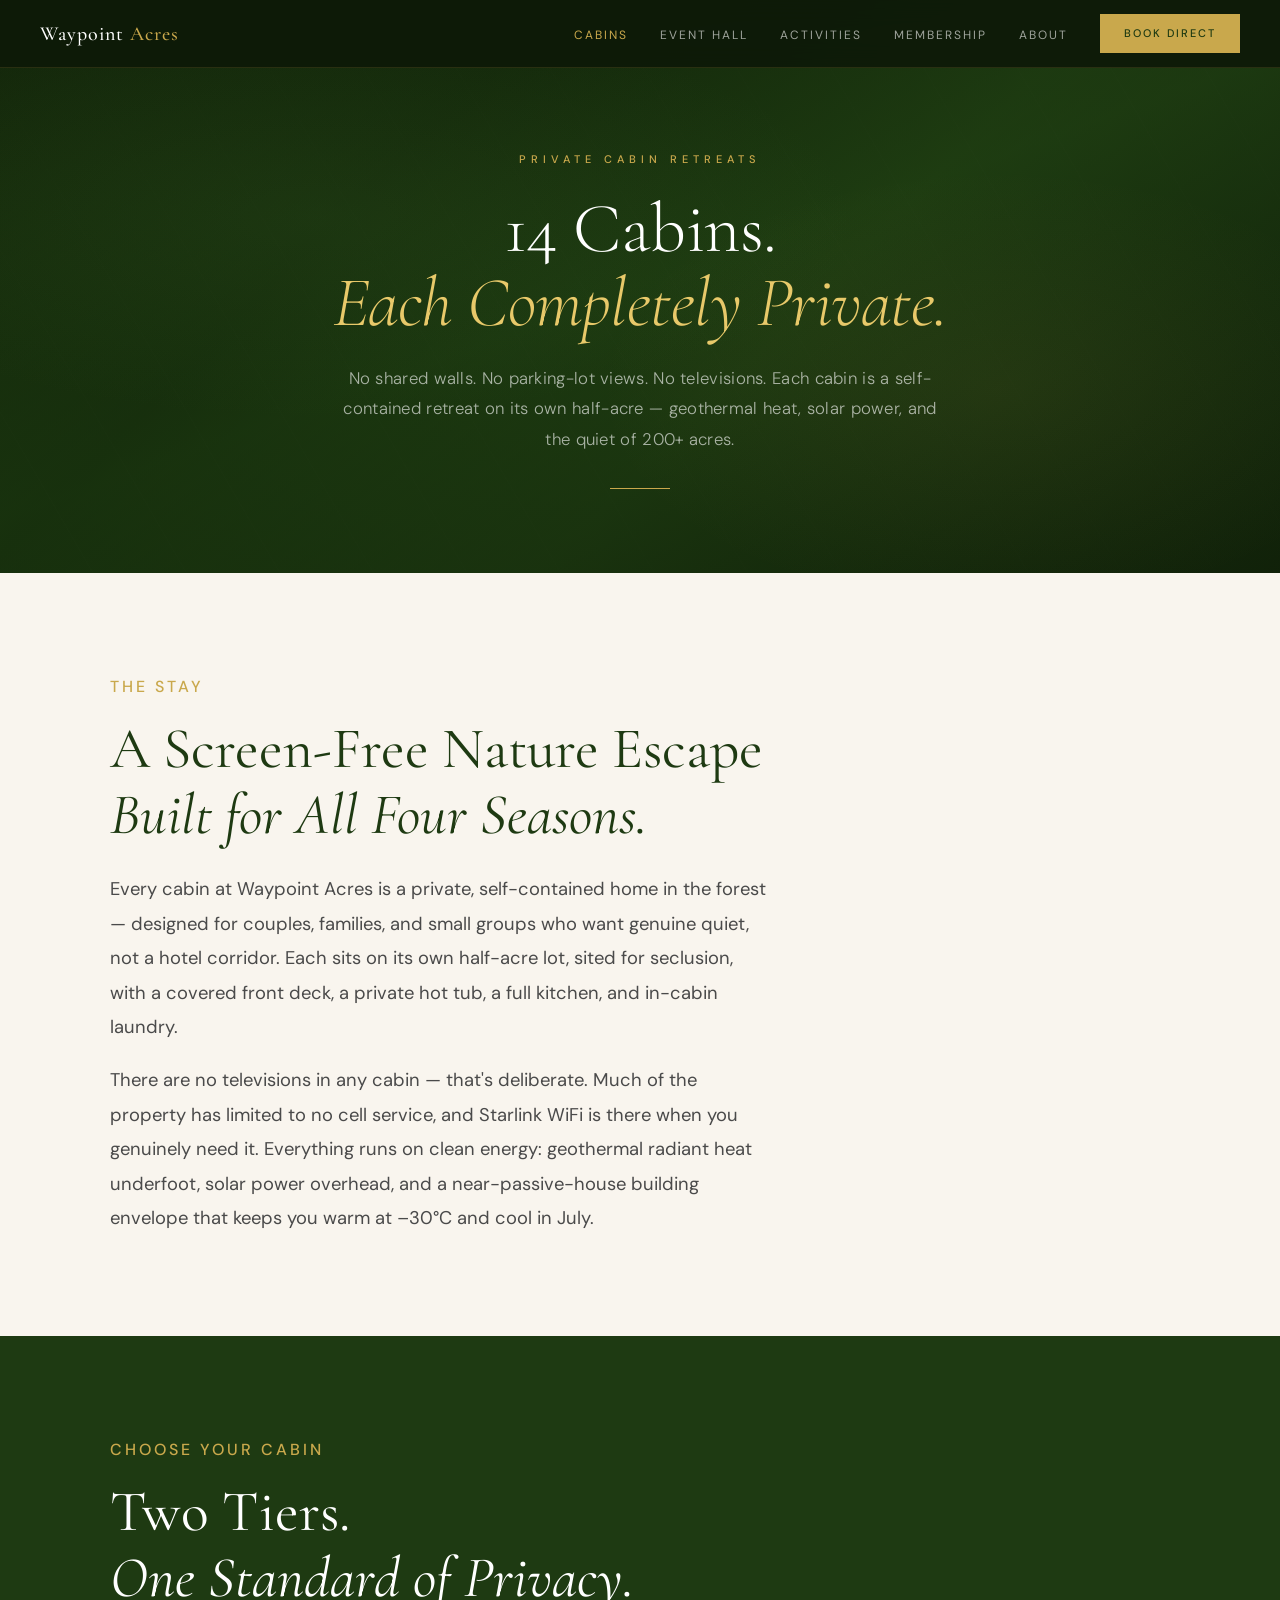
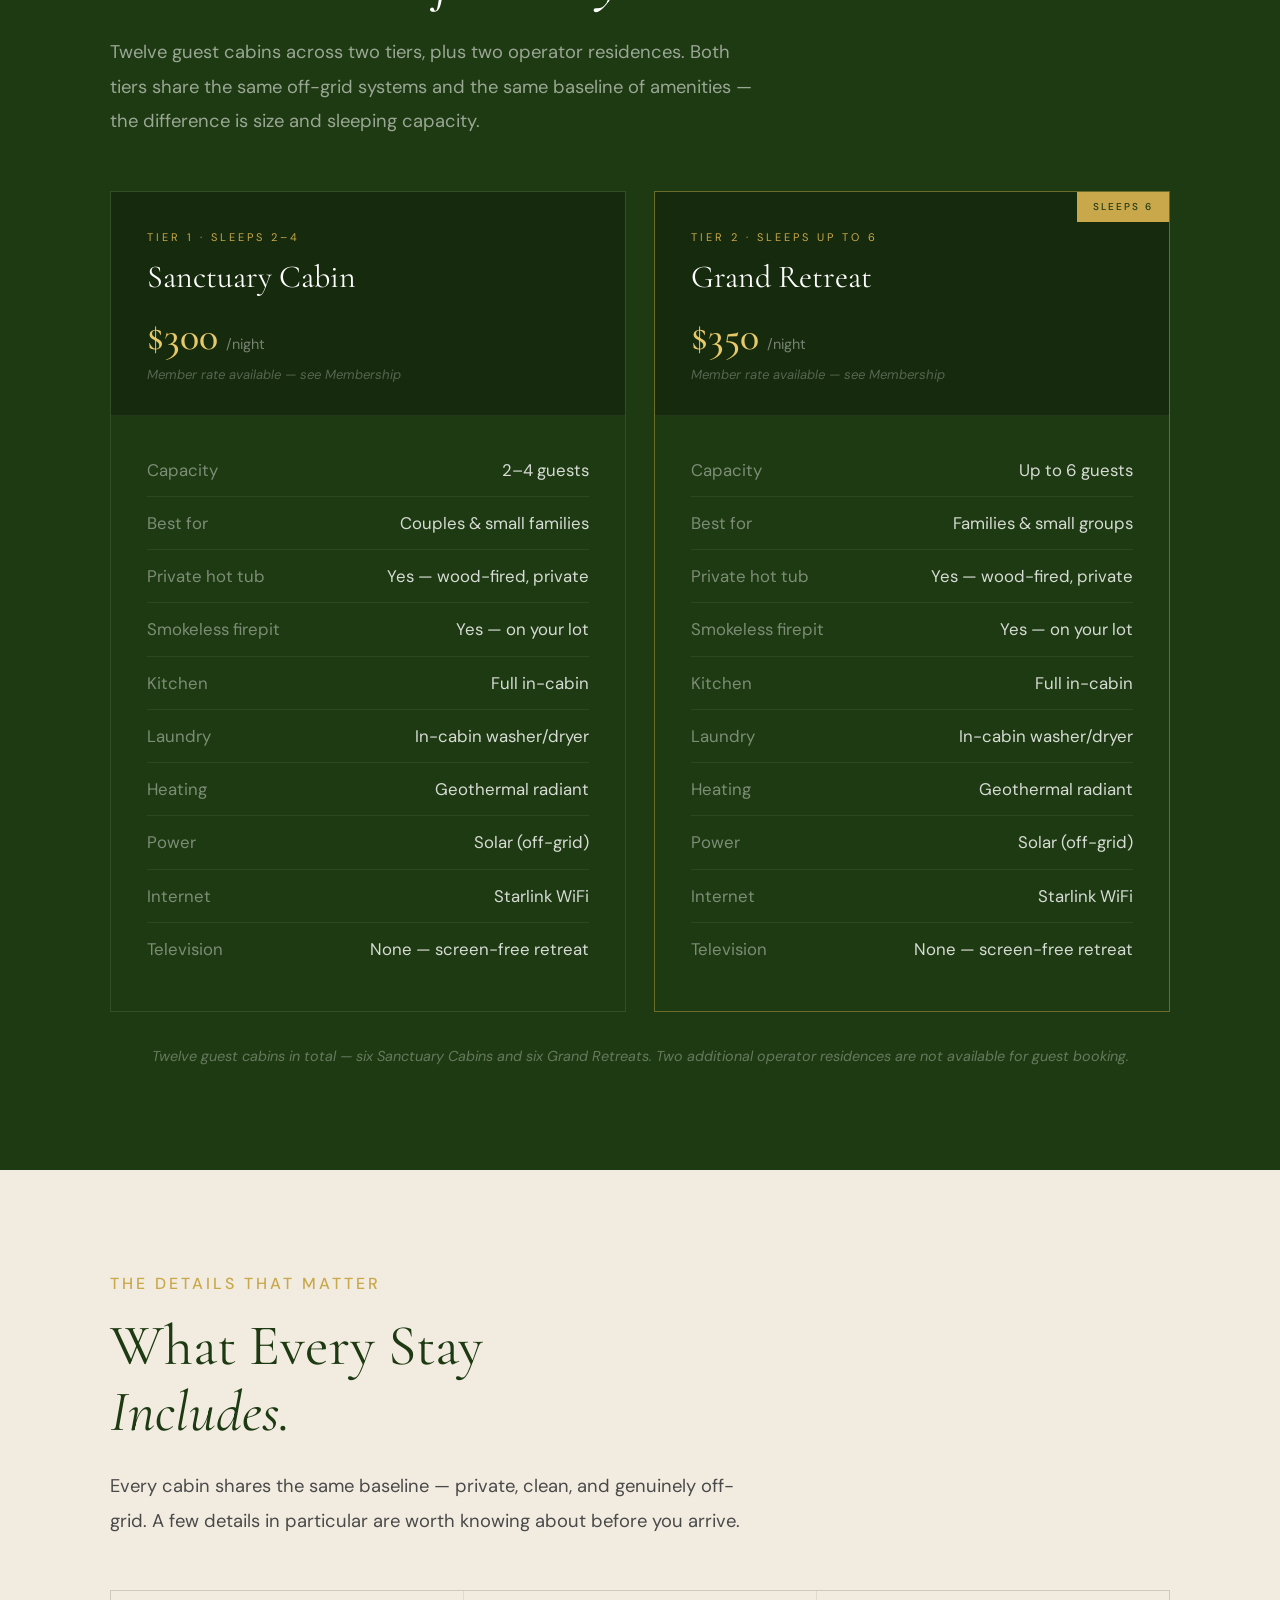
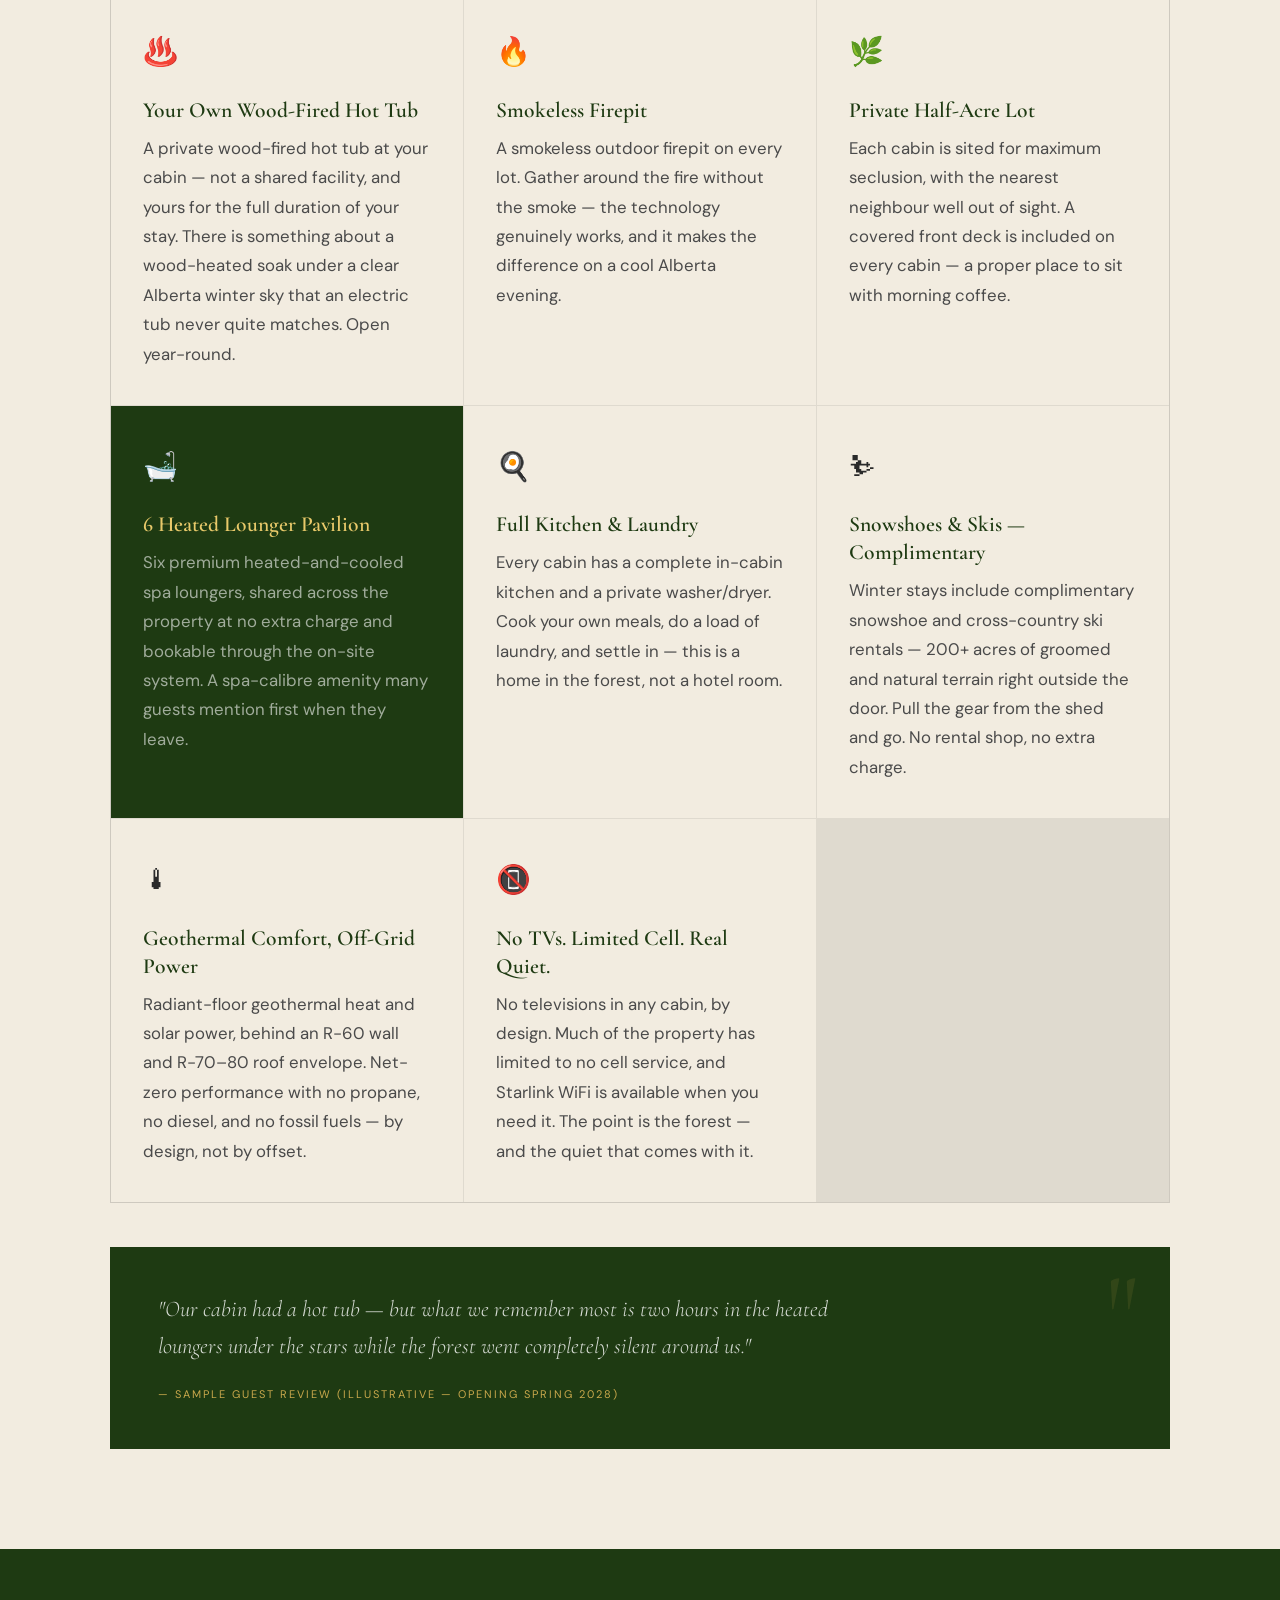
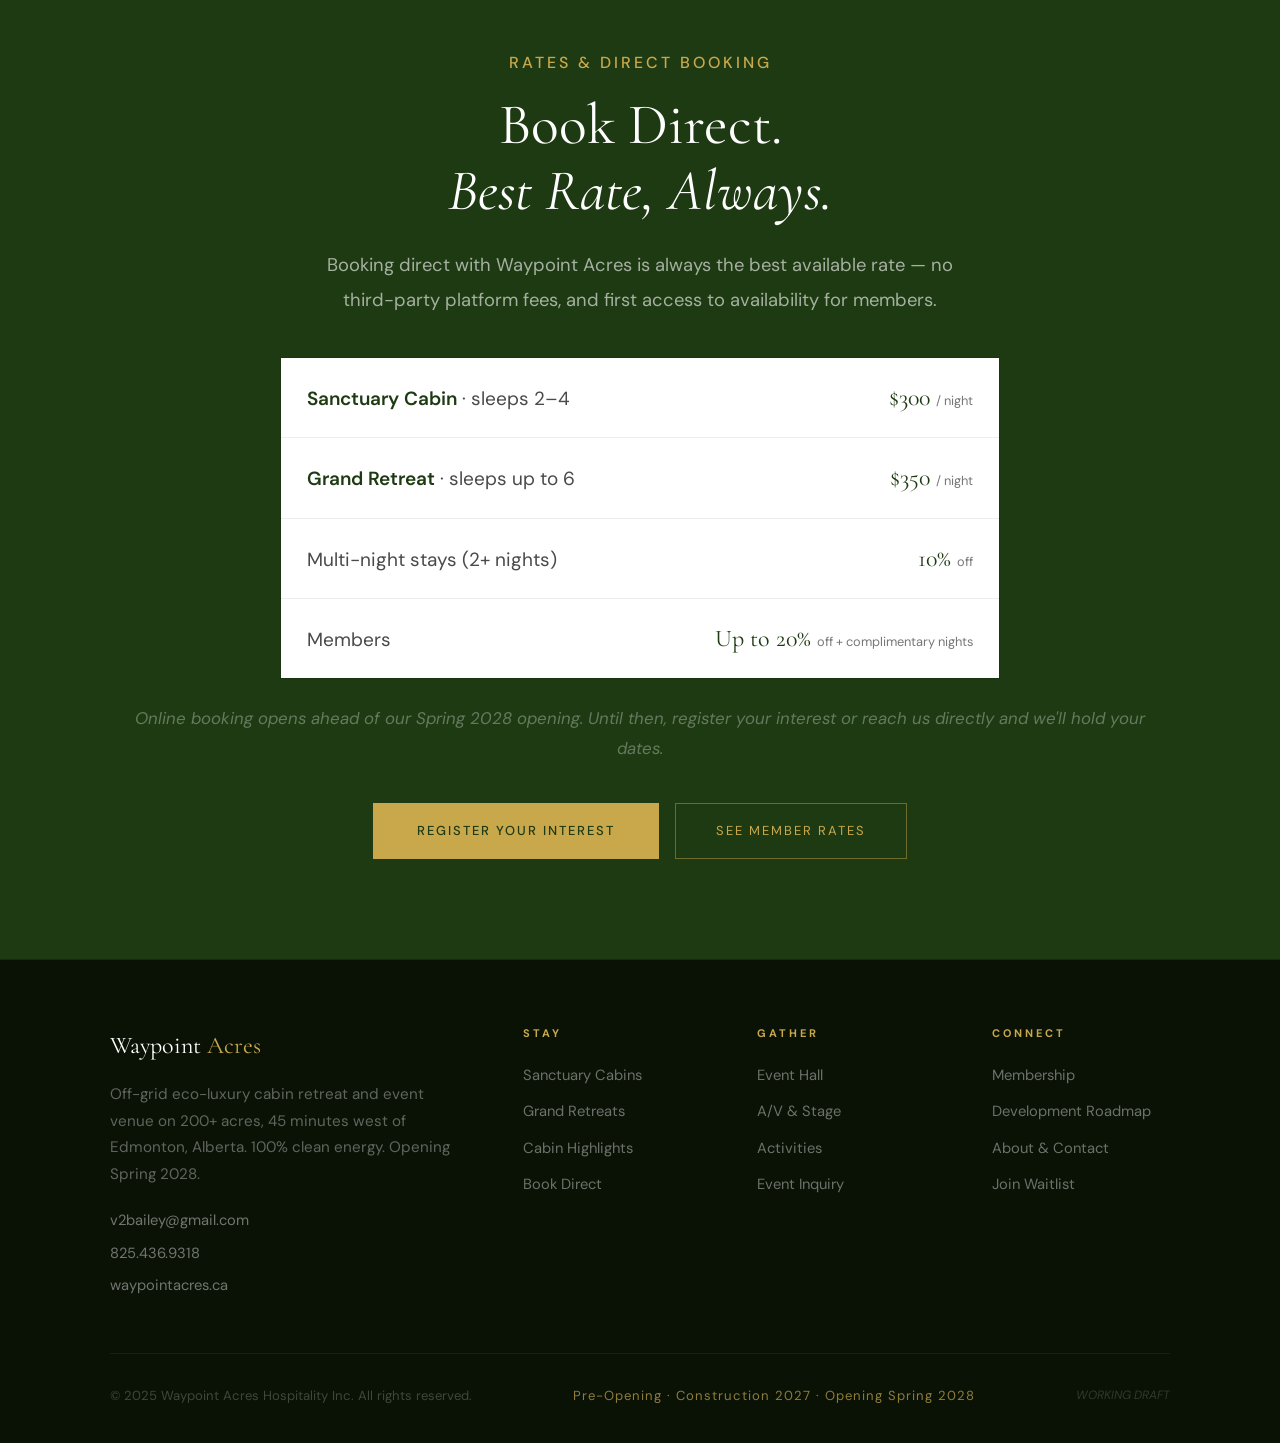
<file: cabins.html>
<!DOCTYPE html>
<html lang="en">
<head>
<meta charset="UTF-8">
<meta name="viewport" content="width=device-width, initial-scale=1.0">
<title>Cabins — 14 Private Off-Grid Retreats | Waypoint Acres</title>
<meta name="description" content="Fourteen private net-zero cabins on their own half-acre lots, 45 minutes west of Edmonton. Private wood-fired hot tubs, full kitchens, geothermal heat, solar power. Screen-free by design. Opening Spring 2028.">
<!-- WORKING DRAFT -->
<link href="https://fonts.googleapis.com/css2?family=Cormorant+Garamond:ital,wght@0,300;0,400;0,500;0,600;1,300;1,400&family=DM+Sans:wght@300;400;500&display=swap" rel="stylesheet">
<link rel="stylesheet" href="wa-styles.css">
</head>
<body>

<!-- ════════ NAV ════════ -->
<nav>
  <a href="https://waypointacres.ca/" class="nav-logo">Waypoint <span>Acres</span></a>
  <ul class="nav-links">
    <li><a href="cabins.html" class="active">Cabins</a></li>
    <li><a href="event-hall.html">Event Hall</a></li>
    <li><a href="activities.html">Activities</a></li>
    <li><a href="membership.html">Membership</a></li>
    <li><a href="about.html">About</a></li>
    <li><a href="cabins.html#book" class="nav-cta">Book Direct</a></li>
  </ul>
</nav>

<!-- ════════ PAGE HERO ════════ -->
<section class="page-hero">
  <p class="page-hero-eyebrow">Private Cabin Retreats</p>
  <h1>14 Cabins.<br><em>Each Completely Private.</em></h1>
  <p class="page-hero-sub">No shared walls. No parking-lot views. No televisions. Each cabin is a self-contained retreat on its own half-acre — geothermal heat, solar power, and the quiet of 200+ acres.</p>
  <div class="page-hero-divider"></div>
</section>


<!-- ════════ INTRO ════════ -->
<section class="four-things">
  <div class="container">
    <p class="section-label reveal">The Stay</p>
    <h2 class="section-title reveal">A Screen-Free Nature Escape<br><em>Built for All Four Seasons.</em></h2>
    <div class="lead">
      <p class="section-body reveal">Every cabin at Waypoint Acres is a private, self-contained home in the forest — designed for couples, families, and small groups who want genuine quiet, not a hotel corridor. Each sits on its own half-acre lot, sited for seclusion, with a covered front deck, a private hot tub, a full kitchen, and in-cabin laundry.</p>
      <p class="section-body reveal" style="margin-top:18px;">There are no televisions in any cabin — that's deliberate. Much of the property has limited to no cell service, and Starlink WiFi is there when you genuinely need it. Everything runs on clean energy: geothermal radiant heat underfoot, solar power overhead, and a near-passive-house building envelope that keeps you warm at –30°C and cool in July.</p>
    </div>
  </div>
</section>


<!-- ════════ THE TWO TIERS ════════ -->
<section class="cabins" id="cabins">
  <div class="container">
    <p class="section-label reveal">Choose Your Cabin</p>
    <h2 class="section-title reveal">Two Tiers.<br><em>One Standard of Privacy.</em></h2>
    <p class="section-body reveal">Twelve guest cabins across two tiers, plus two operator residences. Both tiers share the same off-grid systems and the same baseline of amenities — the difference is size and sleeping capacity.</p>

    <div class="cabins-grid">

      <!-- TIER 1 -->
      <div class="cabin-card reveal reveal-d1">
        <div class="cabin-header">
          <p class="cabin-label">Tier 1 · Sleeps 2–4</p>
          <div class="cabin-name">Sanctuary Cabin</div>
          <div class="cabin-rate">
            <span class="cabin-rate-num">$300</span>
            <span class="cabin-rate-label">/night</span>
          </div>
          <p class="cabin-rate-note">Member rate available — see Membership</p>
        </div>
        <div class="cabin-body">
          <div class="cabin-row"><span class="cabin-row-label">Capacity</span><span class="cabin-row-value">2–4 guests</span></div>
          <div class="cabin-row"><span class="cabin-row-label">Best for</span><span class="cabin-row-value">Couples &amp; small families</span></div>
          <div class="cabin-row"><span class="cabin-row-label">Private hot tub</span><span class="cabin-row-value">Yes — wood-fired, private</span></div>
          <div class="cabin-row"><span class="cabin-row-label">Smokeless firepit</span><span class="cabin-row-value">Yes — on your lot</span></div>
          <div class="cabin-row"><span class="cabin-row-label">Kitchen</span><span class="cabin-row-value">Full in-cabin</span></div>
          <div class="cabin-row"><span class="cabin-row-label">Laundry</span><span class="cabin-row-value">In-cabin washer/dryer</span></div>
          <div class="cabin-row"><span class="cabin-row-label">Heating</span><span class="cabin-row-value">Geothermal radiant</span></div>
          <div class="cabin-row"><span class="cabin-row-label">Power</span><span class="cabin-row-value">Solar (off-grid)</span></div>
          <div class="cabin-row"><span class="cabin-row-label">Internet</span><span class="cabin-row-value">Starlink WiFi</span></div>
          <div class="cabin-row"><span class="cabin-row-label">Television</span><span class="cabin-row-value">None — screen-free retreat</span></div>
        </div>
      </div>

      <!-- TIER 2 -->
      <div class="cabin-card featured reveal reveal-d2">
        <div class="cabin-header">
          <span class="cabin-badge">Sleeps 6</span>
          <p class="cabin-label">Tier 2 · Sleeps up to 6</p>
          <div class="cabin-name">Grand Retreat</div>
          <div class="cabin-rate">
            <span class="cabin-rate-num">$350</span>
            <span class="cabin-rate-label">/night</span>
          </div>
          <p class="cabin-rate-note">Member rate available — see Membership</p>
        </div>
        <div class="cabin-body">
          <div class="cabin-row"><span class="cabin-row-label">Capacity</span><span class="cabin-row-value">Up to 6 guests</span></div>
          <div class="cabin-row"><span class="cabin-row-label">Best for</span><span class="cabin-row-value">Families &amp; small groups</span></div>
          <div class="cabin-row"><span class="cabin-row-label">Private hot tub</span><span class="cabin-row-value">Yes — wood-fired, private</span></div>
          <div class="cabin-row"><span class="cabin-row-label">Smokeless firepit</span><span class="cabin-row-value">Yes — on your lot</span></div>
          <div class="cabin-row"><span class="cabin-row-label">Kitchen</span><span class="cabin-row-value">Full in-cabin</span></div>
          <div class="cabin-row"><span class="cabin-row-label">Laundry</span><span class="cabin-row-value">In-cabin washer/dryer</span></div>
          <div class="cabin-row"><span class="cabin-row-label">Heating</span><span class="cabin-row-value">Geothermal radiant</span></div>
          <div class="cabin-row"><span class="cabin-row-label">Power</span><span class="cabin-row-value">Solar (off-grid)</span></div>
          <div class="cabin-row"><span class="cabin-row-label">Internet</span><span class="cabin-row-value">Starlink WiFi</span></div>
          <div class="cabin-row"><span class="cabin-row-label">Television</span><span class="cabin-row-value">None — screen-free retreat</span></div>
        </div>
      </div>

    </div>
    <p class="cabin-note reveal" style="text-align:center;margin-top:32px;">Twelve guest cabins in total — six Sanctuary Cabins and six Grand Retreats. Two additional operator residences are not available for guest booking.</p>
  </div>
</section>


<!-- ════════ WHAT EVERY STAY INCLUDES ════════ -->
<section class="cabin-highlights" id="includes">
  <div class="container">
    <p class="section-label reveal">The Details That Matter</p>
    <h2 class="section-title reveal">What Every Stay<br><em>Includes.</em></h2>
    <p class="section-body reveal">Every cabin shares the same baseline — private, clean, and genuinely off-grid. A few details in particular are worth knowing about before you arrive.</p>

    <div class="info-grid reveal">

      <div class="info-block on-warm">
        <span class="info-block-icon">♨️</span>
        <h4>Your Own Wood-Fired Hot Tub</h4>
        <p>A private wood-fired hot tub at your cabin — not a shared facility, and yours for the full duration of your stay. There is something about a wood-heated soak under a clear Alberta winter sky that an electric tub never quite matches. Open year-round.</p>
      </div>

      <div class="info-block on-warm">
        <span class="info-block-icon">🔥</span>
        <h4>Smokeless Firepit</h4>
        <p>A smokeless outdoor firepit on every lot. Gather around the fire without the smoke — the technology genuinely works, and it makes the difference on a cool Alberta evening.</p>
      </div>

      <div class="info-block on-warm">
        <span class="info-block-icon">🌿</span>
        <h4>Private Half-Acre Lot</h4>
        <p>Each cabin is sited for maximum seclusion, with the nearest neighbour well out of sight. A covered front deck is included on every cabin — a proper place to sit with morning coffee.</p>
      </div>

      <div class="info-block accent">
        <span class="info-block-icon">🛁</span>
        <h4>6 Heated Lounger Pavilion</h4>
        <p>Six premium heated-and-cooled spa loungers, shared across the property at no extra charge and bookable through the on-site system. A spa-calibre amenity many guests mention first when they leave.</p>
      </div>

      <div class="info-block on-warm">
        <span class="info-block-icon">🍳</span>
        <h4>Full Kitchen &amp; Laundry</h4>
        <p>Every cabin has a complete in-cabin kitchen and a private washer/dryer. Cook your own meals, do a load of laundry, and settle in — this is a home in the forest, not a hotel room.</p>
      </div>

      <div class="info-block on-warm">
        <span class="info-block-icon">⛷</span>
        <h4>Snowshoes &amp; Skis — Complimentary</h4>
        <p>Winter stays include complimentary snowshoe and cross-country ski rentals — 200+ acres of groomed and natural terrain right outside the door. Pull the gear from the shed and go. No rental shop, no extra charge.</p>
      </div>

      <div class="info-block on-warm">
        <span class="info-block-icon">🌡</span>
        <h4>Geothermal Comfort, Off-Grid Power</h4>
        <p>Radiant-floor geothermal heat and solar power, behind an R-60 wall and R-70–80 roof envelope. Net-zero performance with no propane, no diesel, and no fossil fuels — by design, not by offset.</p>
      </div>

      <div class="info-block on-warm">
        <span class="info-block-icon">📵</span>
        <h4>No TVs. Limited Cell. Real Quiet.</h4>
        <p>No televisions in any cabin, by design. Much of the property has limited to no cell service, and Starlink WiFi is available when you need it. The point is the forest — and the quiet that comes with it.</p>
      </div>

    </div>

    <div class="highlights-quote reveal" style="margin-top:44px;">
      <p>"Our cabin had a hot tub — but what we remember most is two hours in the heated loungers under the stars while the forest went completely silent around us."</p>
      <cite>— Sample Guest Review (illustrative — opening Spring 2028)</cite>
    </div>
  </div>
</section>


<!-- ════════ RATES & BOOKING ════════ -->
<section class="cta-band" id="book">
  <div class="container">
    <p class="section-label reveal">Rates &amp; Direct Booking</p>
    <h2 class="section-title reveal">Book Direct.<br><em>Best Rate, Always.</em></h2>
    <p class="section-body reveal">Booking direct with Waypoint Acres is always the best available rate — no third-party platform fees, and first access to availability for members.</p>

    <div class="rate-list reveal" style="max-width:720px;margin-left:auto;margin-right:auto;text-align:left;">
      <div class="rate-row"><span class="rate-row-label"><strong>Sanctuary Cabin</strong> · sleeps 2–4</span><span class="rate-row-val">$300 <small>/ night</small></span></div>
      <div class="rate-row"><span class="rate-row-label"><strong>Grand Retreat</strong> · sleeps up to 6</span><span class="rate-row-val">$350 <small>/ night</small></span></div>
      <div class="rate-row"><span class="rate-row-label">Multi-night stays (2+ nights)</span><span class="rate-row-val">10% <small>off</small></span></div>
      <div class="rate-row"><span class="rate-row-label">Members</span><span class="rate-row-val">Up to 20% <small>off + complimentary nights</small></span></div>
    </div>

    <p class="member-trust reveal" style="margin-top:24px;">Online booking opens ahead of our Spring 2028 opening. Until then, register your interest or reach us directly and we'll hold your dates.</p>

    <div class="cta-band-actions reveal">
      <a href="event-hall.html#inquire" class="btn-primary">Register Your Interest</a>
      <a href="membership.html" class="btn-ghost">See Member Rates</a>
    </div>
  </div>
</section>

<!-- ════════ FOOTER ════════ -->
<footer>
  <div class="footer-inner">
    <div class="footer-top">
      <div>
        <div class="footer-brand-name">Waypoint <span>Acres</span></div>
        <p class="footer-brand-desc">Off-grid eco-luxury cabin retreat and event venue on 200+ acres, 45 minutes west of Edmonton, Alberta. 100% clean energy. Opening Spring 2028.</p>
        <div class="footer-contact">
          <a href="mailto:v2bailey@gmail.com">v2bailey@gmail.com</a>
          <a href="tel:8254369318">825.436.9318</a>
          <a href="https://waypointacres.ca">waypointacres.ca</a>
        </div>
      </div>
      <div class="footer-col">
        <h5>Stay</h5>
        <a href="cabins.html">Sanctuary Cabins</a>
        <a href="cabins.html">Grand Retreats</a>
        <a href="cabins.html#includes">Cabin Highlights</a>
        <a href="cabins.html#book">Book Direct</a>
      </div>
      <div class="footer-col">
        <h5>Gather</h5>
        <a href="event-hall.html">Event Hall</a>
        <a href="event-hall.html#spaces">A/V &amp; Stage</a>
        <a href="activities.html">Activities</a>
        <a href="event-hall.html#inquire">Event Inquiry</a>
      </div>
      <div class="footer-col">
        <h5>Connect</h5>
        <a href="membership.html">Membership</a>
        <a href="https://waypointacres.ca/#roadmap">Development Roadmap</a>
        <a href="about.html">About &amp; Contact</a>
        <a href="membership.html#waitlist">Join Waitlist</a>
      </div>
    </div>
    <div class="footer-bottom">
      <p class="footer-copy">© 2025 Waypoint Acres Hospitality Inc. All rights reserved.</p>
      <p class="footer-opening">Pre-Opening · Construction 2027 · Opening Spring 2028</p>
      <p class="footer-draft">WORKING DRAFT</p>
    </div>
  </div>
</footer>

<script>
  (function () {
    var io = new IntersectionObserver(function (entries) {
      entries.forEach(function (e) { if (e.isIntersecting) e.target.classList.add('visible'); });
    }, { threshold: 0.1 });
    document.querySelectorAll('.reveal').forEach(function (el) { io.observe(el); });
  })();
</script>

</body>
</html>
</file>
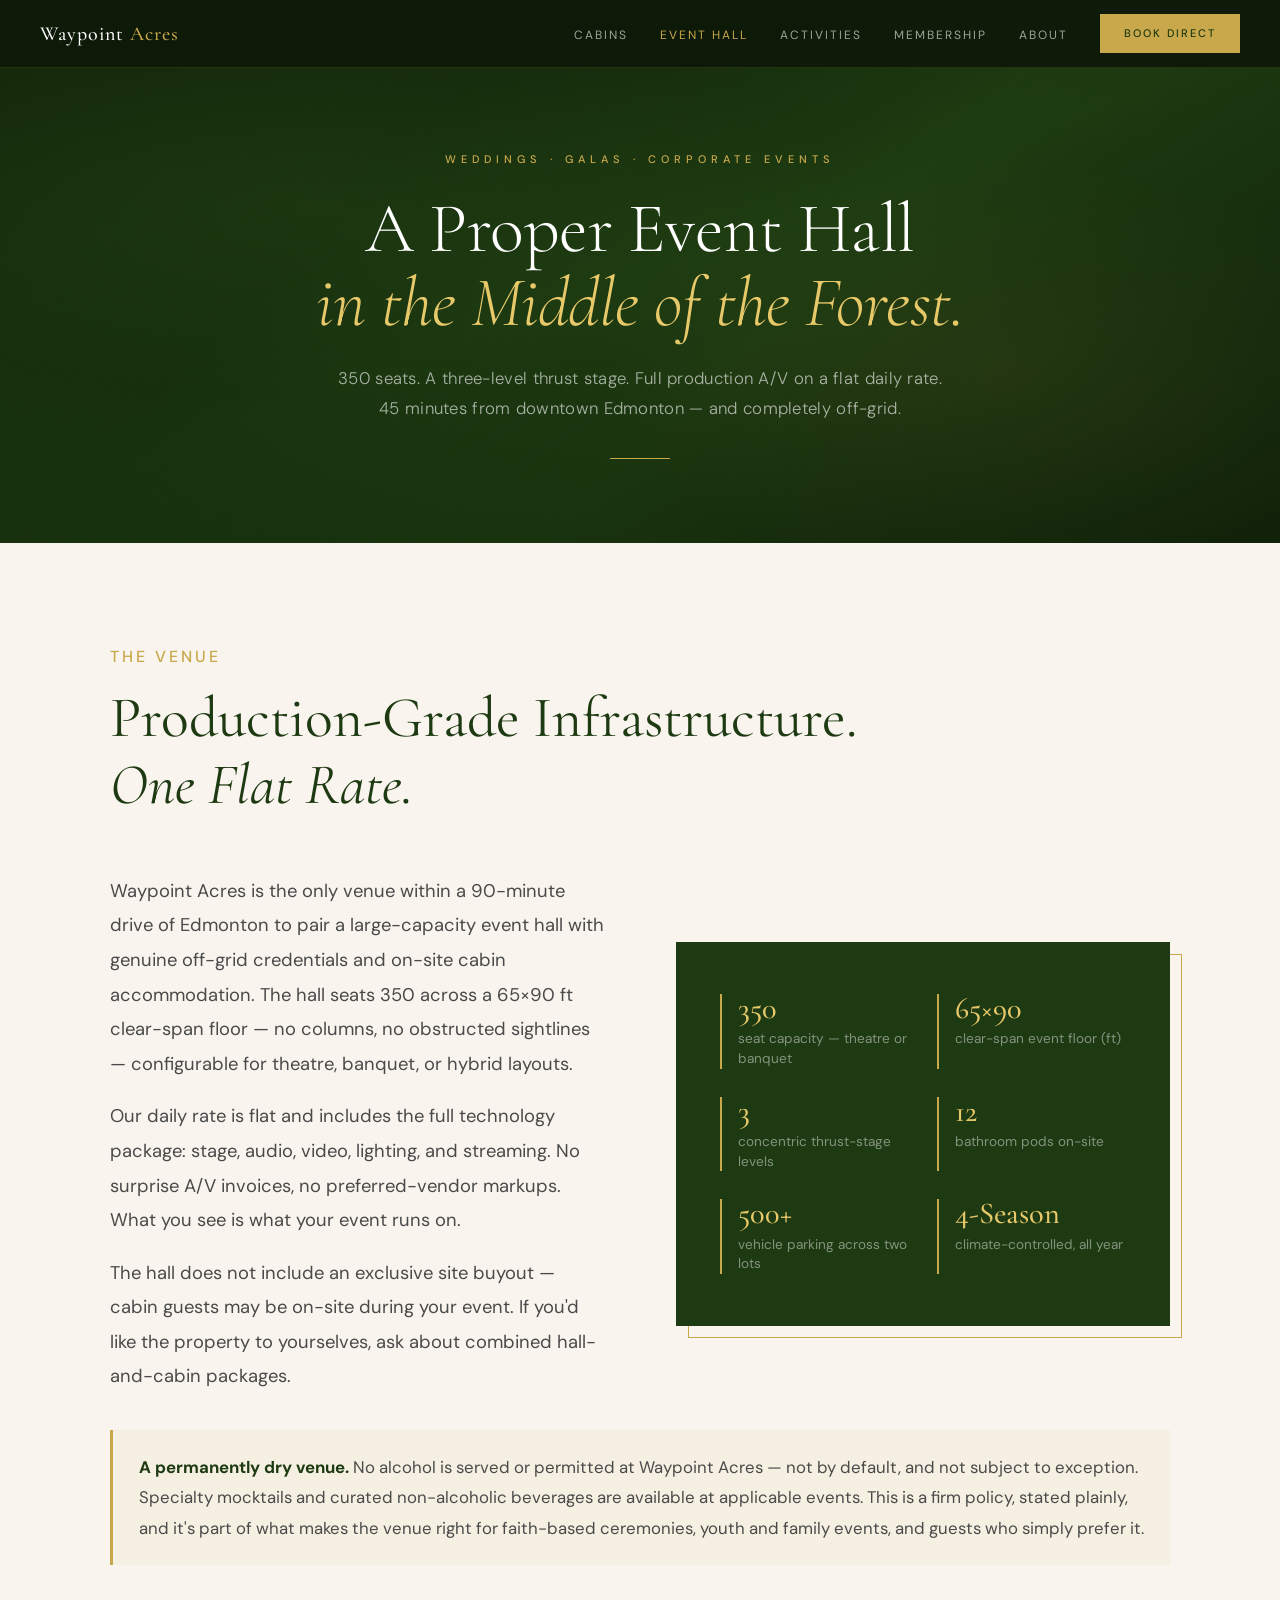
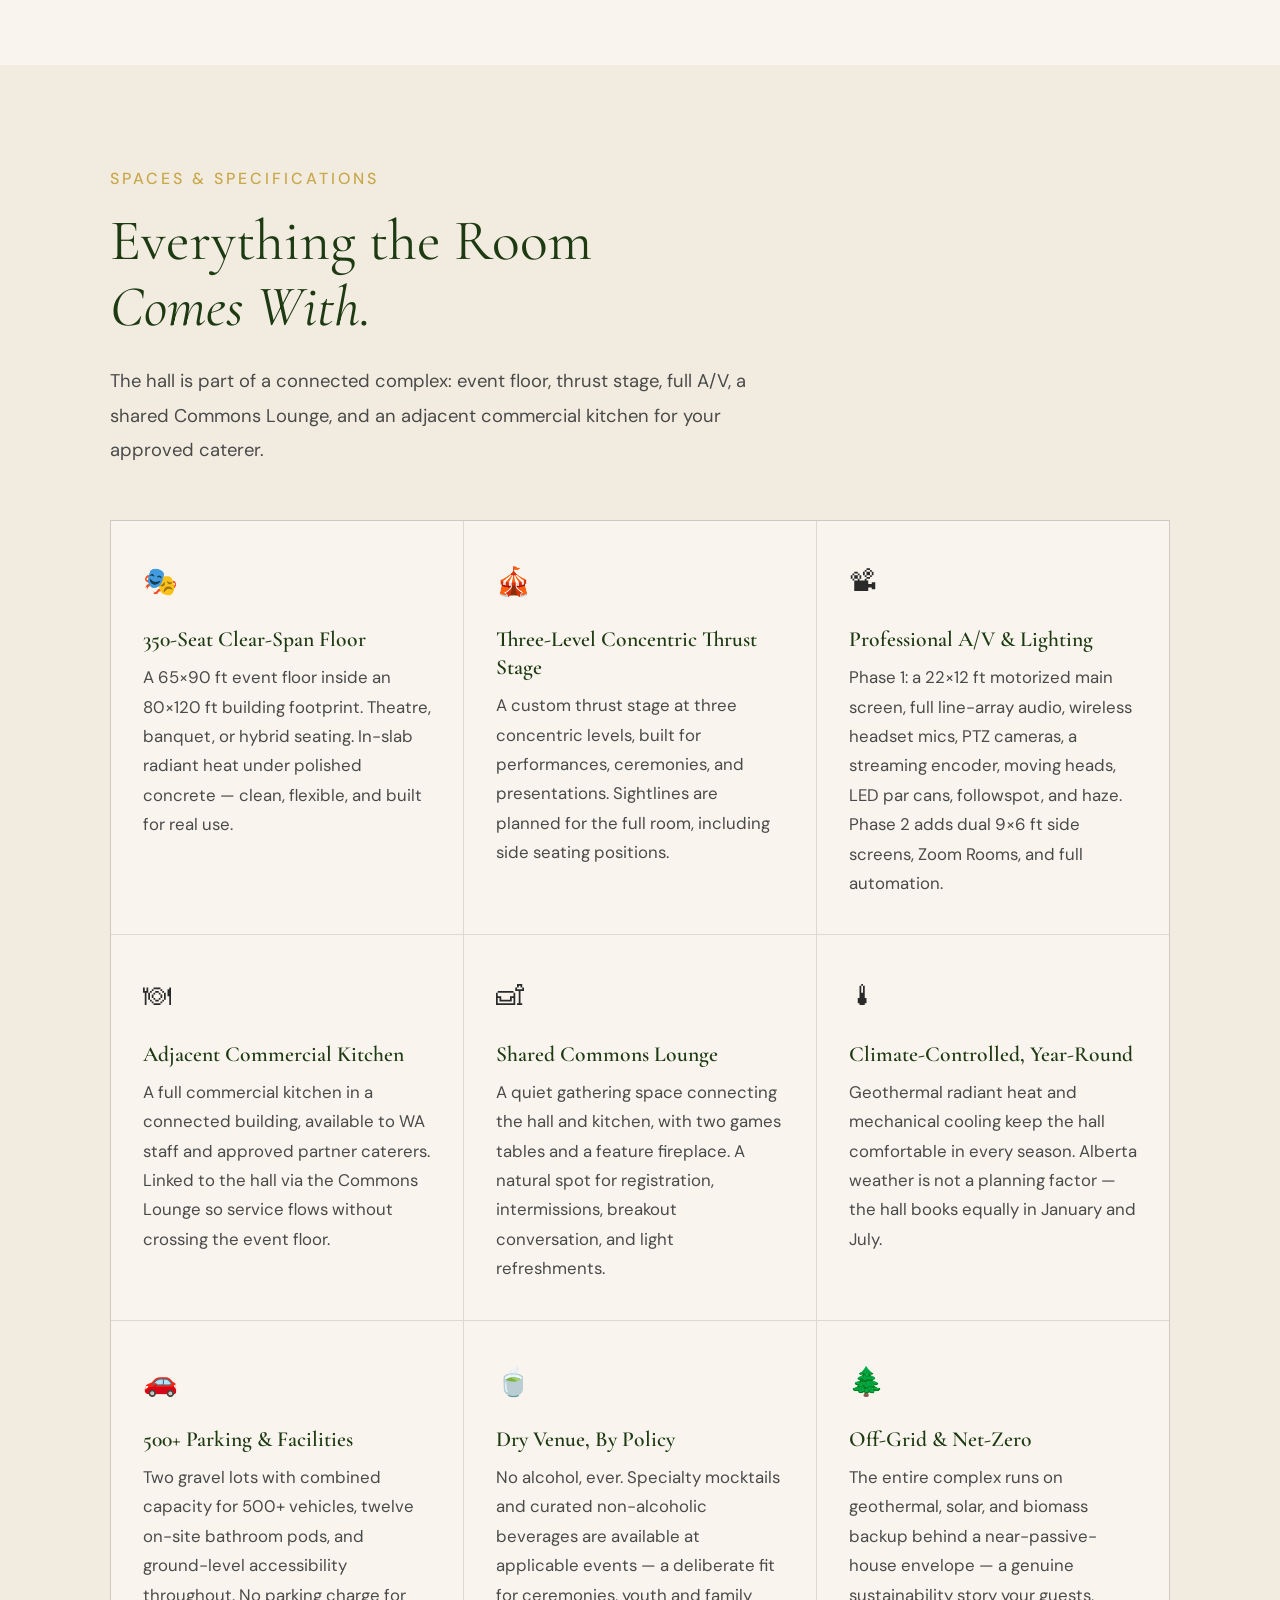
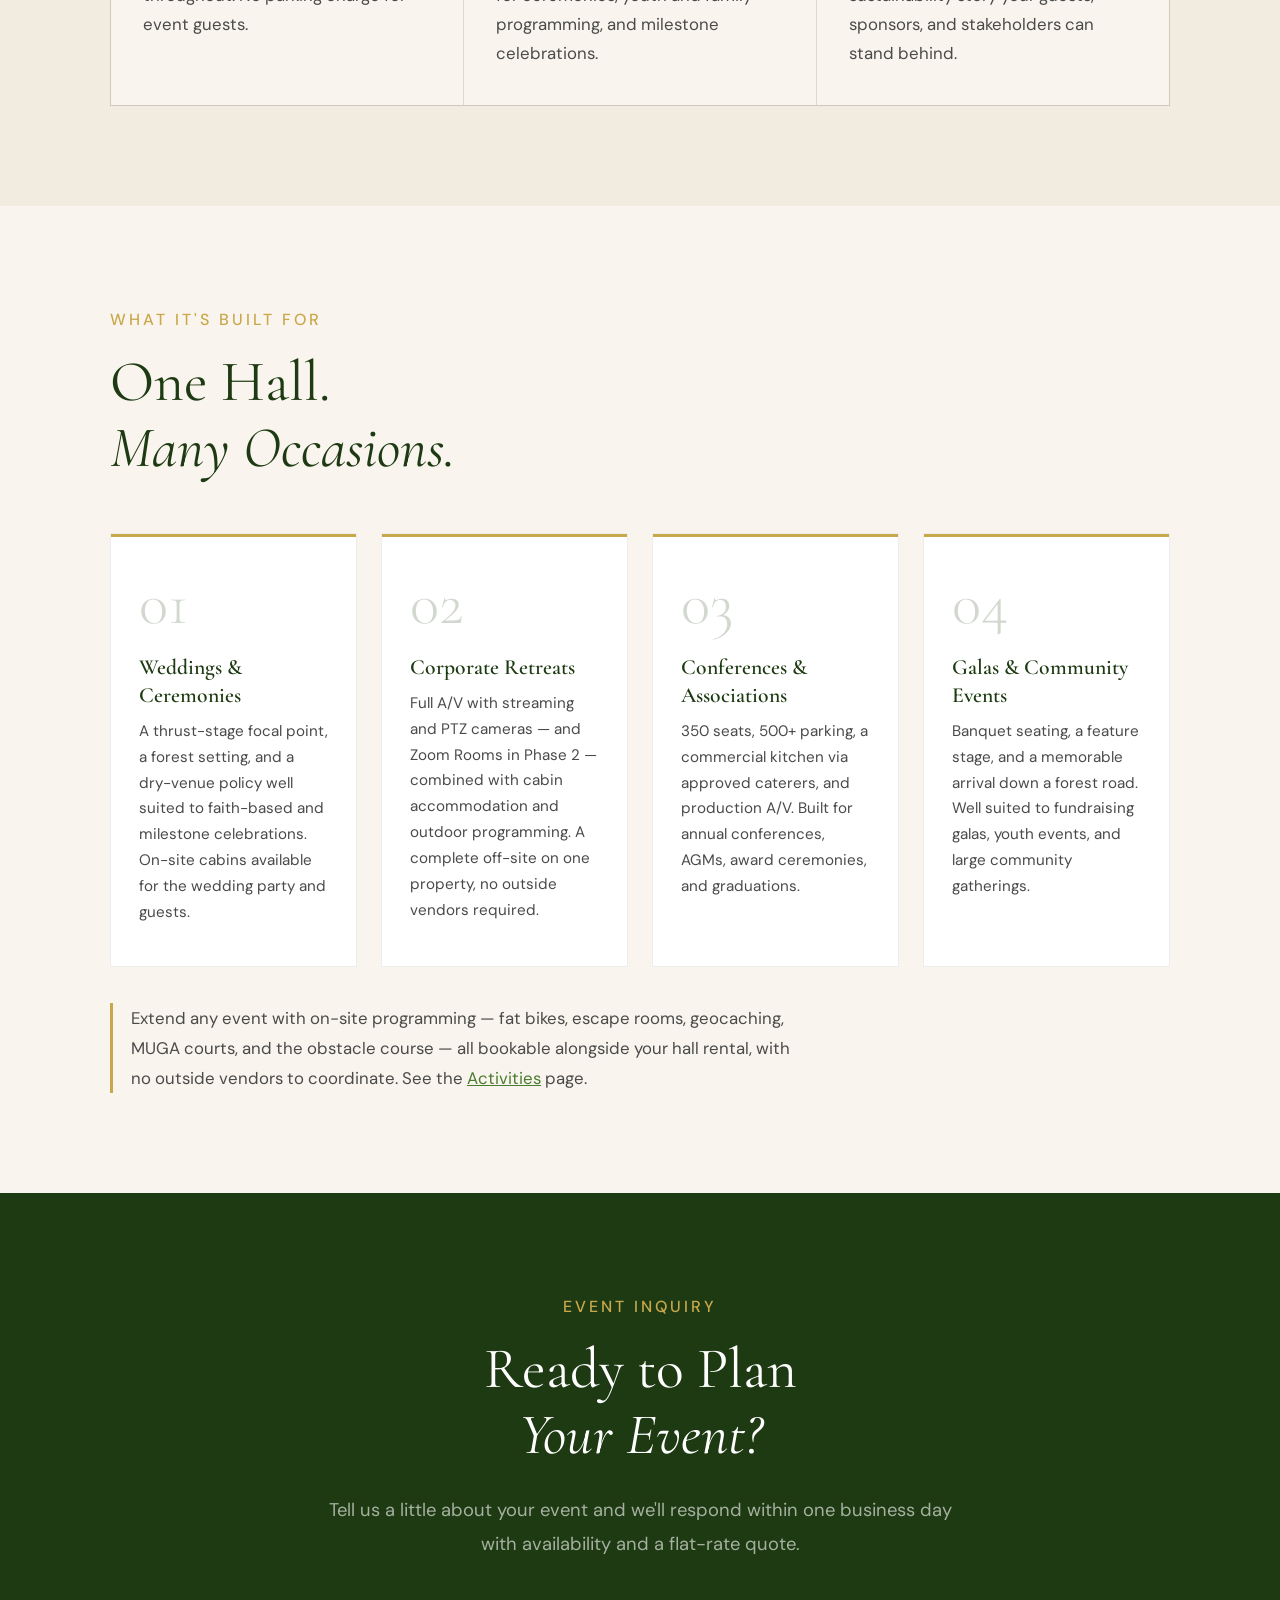
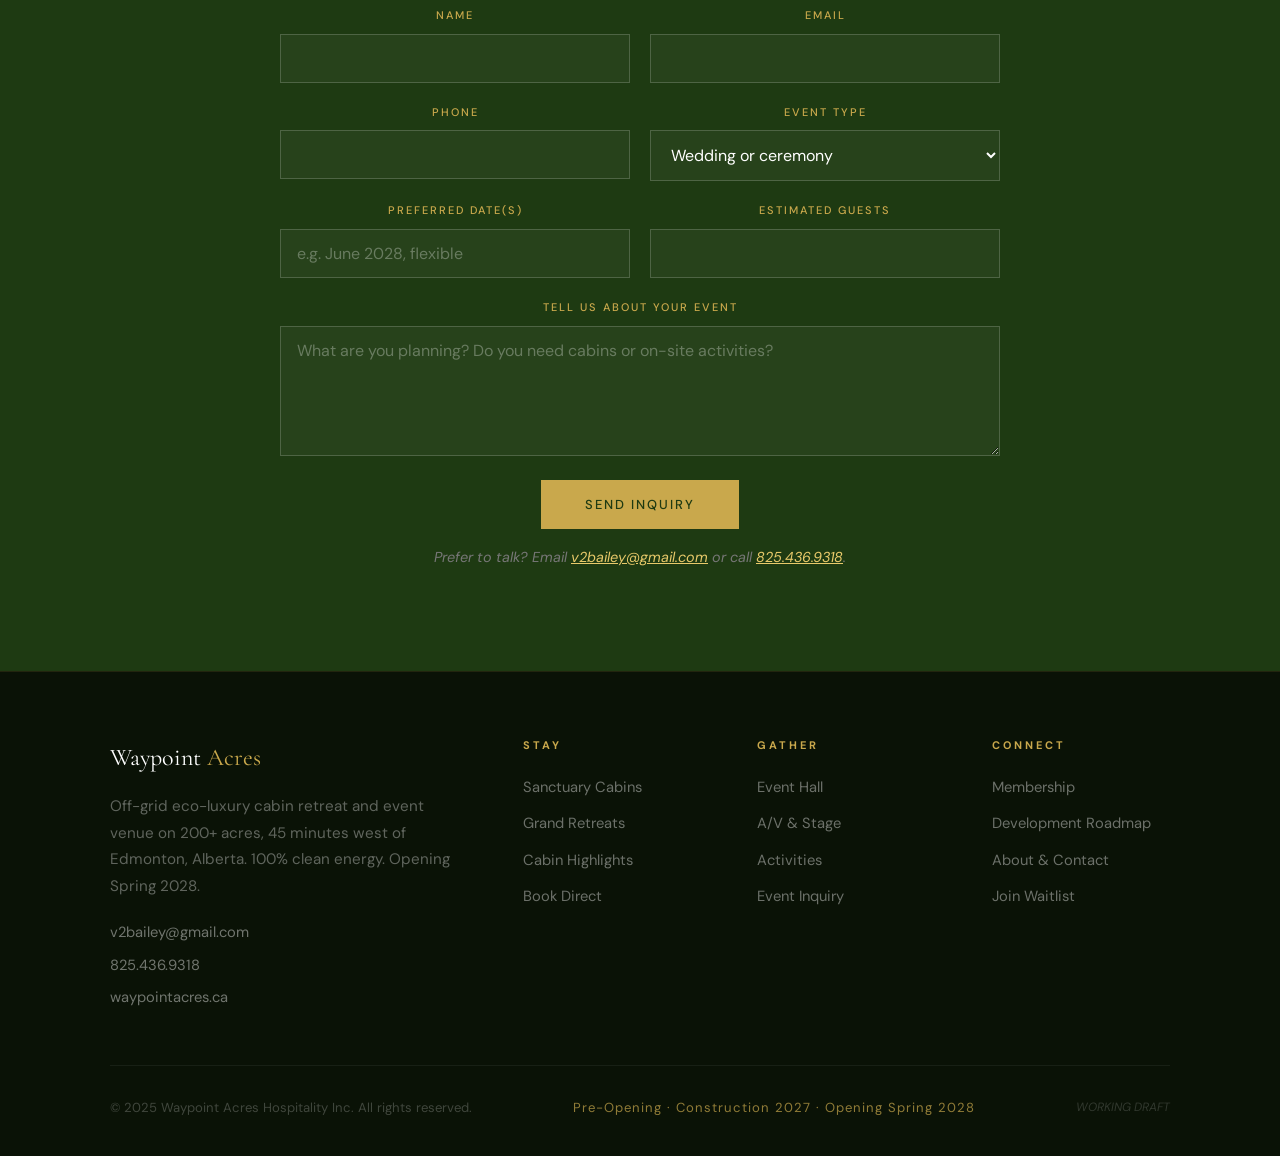
<file: event-hall.html>
<!DOCTYPE html>
<html lang="en">
<head>
<meta charset="UTF-8">
<meta name="viewport" content="width=device-width, initial-scale=1.0">
<title>Event Hall — 350-Seat Off-Grid Venue Near Edmonton | Waypoint Acres</title>
<meta name="description" content="A 350-seat clear-span event hall with a three-level thrust stage, full production A/V, and a flat daily rate that includes all technology. Weddings, galas, conferences. Dry venue. 45 minutes west of Edmonton. Opening Spring 2028.">
<!-- WORKING DRAFT -->
<link href="https://fonts.googleapis.com/css2?family=Cormorant+Garamond:ital,wght@0,300;0,400;0,500;0,600;1,300;1,400&family=DM+Sans:wght@300;400;500&display=swap" rel="stylesheet">
<link rel="stylesheet" href="wa-styles.css">
</head>
<body>

<!-- ════════ NAV ════════ -->
<nav>
  <a href="https://waypointacres.ca/" class="nav-logo">Waypoint <span>Acres</span></a>
  <ul class="nav-links">
    <li><a href="cabins.html">Cabins</a></li>
    <li><a href="event-hall.html" class="active">Event Hall</a></li>
    <li><a href="activities.html">Activities</a></li>
    <li><a href="membership.html">Membership</a></li>
    <li><a href="about.html">About</a></li>
    <li><a href="cabins.html#book" class="nav-cta">Book Direct</a></li>
  </ul>
</nav>

<!-- ════════ PAGE HERO ════════ -->
<section class="page-hero">
  <p class="page-hero-eyebrow">Weddings · Galas · Corporate Events</p>
  <h1>A Proper Event Hall<br><em>in the Middle of the Forest.</em></h1>
  <p class="page-hero-sub">350 seats. A three-level thrust stage. Full production A/V on a flat daily rate. 45 minutes from downtown Edmonton — and completely off-grid.</p>
  <div class="page-hero-divider"></div>
</section>


<!-- ════════ OVERVIEW + STAT PANEL ════════ -->
<section class="event-hall">
  <div class="container">
    <p class="section-label reveal">The Venue</p>
    <h2 class="section-title reveal">Production-Grade Infrastructure.<br><em>One Flat Rate.</em></h2>

    <div class="split reveal">
      <div>
        <p class="section-body" style="max-width:100%;">Waypoint Acres is the only venue within a 90-minute drive of Edmonton to pair a large-capacity event hall with genuine off-grid credentials and on-site cabin accommodation. The hall seats 350 across a 65×90 ft clear-span floor — no columns, no obstructed sightlines — configurable for theatre, banquet, or hybrid layouts.</p>
        <p class="section-body" style="max-width:100%;margin-top:18px;">Our daily rate is flat and includes the full technology package: stage, audio, video, lighting, and streaming. No surprise A/V invoices, no preferred-vendor markups. What you see is what your event runs on.</p>
        <p class="section-body" style="max-width:100%;margin-top:18px;">The hall does not include an exclusive site buyout — cabin guests may be on-site during your event. If you'd like the property to yourselves, ask about combined hall-and-cabin packages.</p>
      </div>
      <div>
        <div class="stat-panel">
          <div class="stat-panel-grid">
            <div class="stat-panel-item"><div class="stat-panel-num">350</div><div class="stat-panel-desc">seat capacity — theatre or banquet</div></div>
            <div class="stat-panel-item"><div class="stat-panel-num">65×90</div><div class="stat-panel-desc">clear-span event floor (ft)</div></div>
            <div class="stat-panel-item"><div class="stat-panel-num">3</div><div class="stat-panel-desc">concentric thrust-stage levels</div></div>
            <div class="stat-panel-item"><div class="stat-panel-num">12</div><div class="stat-panel-desc">bathroom pods on-site</div></div>
            <div class="stat-panel-item"><div class="stat-panel-num">500+</div><div class="stat-panel-desc">vehicle parking across two lots</div></div>
            <div class="stat-panel-item"><div class="stat-panel-num">4-Season</div><div class="stat-panel-desc">climate-controlled, all year</div></div>
          </div>
        </div>
      </div>
    </div>

    <div class="callout reveal">
      <p><strong>A permanently dry venue.</strong> No alcohol is served or permitted at Waypoint Acres — not by default, and not subject to exception. Specialty mocktails and curated non-alcoholic beverages are available at applicable events. This is a firm policy, stated plainly, and it's part of what makes the venue right for faith-based ceremonies, youth and family events, and guests who simply prefer it.</p>
    </div>
  </div>
</section>


<!-- ════════ SPACES & SPECS ════════ -->
<section class="cabin-highlights" id="spaces">
  <div class="container">
    <p class="section-label reveal">Spaces &amp; Specifications</p>
    <h2 class="section-title reveal">Everything the Room<br><em>Comes With.</em></h2>
    <p class="section-body reveal">The hall is part of a connected complex: event floor, thrust stage, full A/V, a shared Commons Lounge, and an adjacent commercial kitchen for your approved caterer.</p>

    <div class="info-grid reveal" style="grid-template-columns:repeat(3,1fr);">

      <div class="info-block on-cream">
        <span class="info-block-icon">🎭</span>
        <h4>350-Seat Clear-Span Floor</h4>
        <p>A 65×90 ft event floor inside an 80×120 ft building footprint. Theatre, banquet, or hybrid seating. In-slab radiant heat under polished concrete — clean, flexible, and built for real use.</p>
      </div>

      <div class="info-block on-cream">
        <span class="info-block-icon">🎪</span>
        <h4>Three-Level Concentric Thrust Stage</h4>
        <p>A custom thrust stage at three concentric levels, built for performances, ceremonies, and presentations. Sightlines are planned for the full room, including side seating positions.</p>
      </div>

      <div class="info-block on-cream">
        <span class="info-block-icon">📽</span>
        <h4>Professional A/V &amp; Lighting</h4>
        <p>Phase 1: a 22×12 ft motorized main screen, full line-array audio, wireless headset mics, PTZ cameras, a streaming encoder, moving heads, LED par cans, followspot, and haze. Phase 2 adds dual 9×6 ft side screens, Zoom Rooms, and full automation.</p>
      </div>

      <div class="info-block on-cream">
        <span class="info-block-icon">🍽</span>
        <h4>Adjacent Commercial Kitchen</h4>
        <p>A full commercial kitchen in a connected building, available to WA staff and approved partner caterers. Linked to the hall via the Commons Lounge so service flows without crossing the event floor.</p>
      </div>

      <div class="info-block on-cream">
        <span class="info-block-icon">🛋</span>
        <h4>Shared Commons Lounge</h4>
        <p>A quiet gathering space connecting the hall and kitchen, with two games tables and a feature fireplace. A natural spot for registration, intermissions, breakout conversation, and light refreshments.</p>
      </div>

      <div class="info-block on-cream">
        <span class="info-block-icon">🌡</span>
        <h4>Climate-Controlled, Year-Round</h4>
        <p>Geothermal radiant heat and mechanical cooling keep the hall comfortable in every season. Alberta weather is not a planning factor — the hall books equally in January and July.</p>
      </div>

      <div class="info-block on-cream">
        <span class="info-block-icon">🚗</span>
        <h4>500+ Parking &amp; Facilities</h4>
        <p>Two gravel lots with combined capacity for 500+ vehicles, twelve on-site bathroom pods, and ground-level accessibility throughout. No parking charge for event guests.</p>
      </div>

      <div class="info-block on-cream">
        <span class="info-block-icon">🍵</span>
        <h4>Dry Venue, By Policy</h4>
        <p>No alcohol, ever. Specialty mocktails and curated non-alcoholic beverages are available at applicable events — a deliberate fit for ceremonies, youth and family programming, and milestone celebrations.</p>
      </div>

      <div class="info-block on-cream">
        <span class="info-block-icon">🌲</span>
        <h4>Off-Grid &amp; Net-Zero</h4>
        <p>The entire complex runs on geothermal, solar, and biomass backup behind a near-passive-house envelope — a genuine sustainability story your guests, sponsors, and stakeholders can stand behind.</p>
      </div>

    </div>
  </div>
</section>


<!-- ════════ EVENT TYPES ════════ -->
<section class="four-things">
  <div class="container">
    <p class="section-label reveal">What It's Built For</p>
    <h2 class="section-title reveal">One Hall.<br><em>Many Occasions.</em></h2>
    <div class="four-grid">
      <div class="four-card reveal reveal-d1">
        <div class="four-num">01</div>
        <h3>Weddings &amp; Ceremonies</h3>
        <p>A thrust-stage focal point, a forest setting, and a dry-venue policy well suited to faith-based and milestone celebrations. On-site cabins available for the wedding party and guests.</p>
      </div>
      <div class="four-card reveal reveal-d2">
        <div class="four-num">02</div>
        <h3>Corporate Retreats</h3>
        <p>Full A/V with streaming and PTZ cameras — and Zoom Rooms in Phase 2 — combined with cabin accommodation and outdoor programming. A complete off-site on one property, no outside vendors required.</p>
      </div>
      <div class="four-card reveal reveal-d3">
        <div class="four-num">03</div>
        <h3>Conferences &amp; Associations</h3>
        <p>350 seats, 500+ parking, a commercial kitchen via approved caterers, and production A/V. Built for annual conferences, AGMs, award ceremonies, and graduations.</p>
      </div>
      <div class="four-card reveal reveal-d4">
        <div class="four-num">04</div>
        <h3>Galas &amp; Community Events</h3>
        <p>Banquet seating, a feature stage, and a memorable arrival down a forest road. Well suited to fundraising galas, youth events, and large community gatherings.</p>
      </div>
    </div>

    <p class="activity-note reveal">Extend any event with on-site programming — fat bikes, escape rooms, geocaching, MUGA courts, and the obstacle course — all bookable alongside your hall rental, with no outside vendors to coordinate. See the <a href="activities.html" style="color:var(--moss);">Activities</a> page.</p>
  </div>
</section>


<!-- ════════ INQUIRY ════════ -->
<section class="cta-band" id="inquire">
  <div class="container">
    <p class="section-label reveal">Event Inquiry</p>
    <h2 class="section-title reveal">Ready to Plan<br><em>Your Event?</em></h2>
    <p class="section-body reveal">Tell us a little about your event and we'll respond within one business day with availability and a flat-rate quote.</p>

    <form class="wa-form reveal" action="https://formspree.io/f/your-form-id" method="POST">
      <div class="wa-form-grid">
        <div class="wa-field"><label for="name">Name</label><input type="text" id="name" name="name" required></div>
        <div class="wa-field"><label for="email">Email</label><input type="email" id="email" name="email" required></div>
        <div class="wa-field"><label for="phone">Phone</label><input type="tel" id="phone" name="phone"></div>
        <div class="wa-field">
          <label for="type">Event type</label>
          <select id="type" name="event_type">
            <option>Wedding or ceremony</option>
            <option>Corporate retreat or conference</option>
            <option>Gala or fundraiser</option>
            <option>Community, association, or youth event</option>
            <option>Other</option>
          </select>
        </div>
        <div class="wa-field"><label for="date">Preferred date(s)</label><input type="text" id="date" name="preferred_dates" placeholder="e.g. June 2028, flexible"></div>
        <div class="wa-field"><label for="guests">Estimated guests</label><input type="number" id="guests" name="guest_count" min="1" max="350"></div>
        <div class="wa-field full"><label for="msg">Tell us about your event</label><textarea id="msg" name="message" placeholder="What are you planning? Do you need cabins or on-site activities?"></textarea></div>
      </div>
      <div class="wa-form-submit"><button type="submit">Send Inquiry</button></div>
      <p class="wa-form-note">Prefer to talk? Email <a href="mailto:v2bailey@gmail.com" style="color:var(--gold-light);">v2bailey@gmail.com</a> or call <a href="tel:8254369318" style="color:var(--gold-light);">825.436.9318</a>.</p>
    </form>
  </div>
</section>

<!-- ════════ FOOTER ════════ -->
<footer>
  <div class="footer-inner">
    <div class="footer-top">
      <div>
        <div class="footer-brand-name">Waypoint <span>Acres</span></div>
        <p class="footer-brand-desc">Off-grid eco-luxury cabin retreat and event venue on 200+ acres, 45 minutes west of Edmonton, Alberta. 100% clean energy. Opening Spring 2028.</p>
        <div class="footer-contact">
          <a href="mailto:v2bailey@gmail.com">v2bailey@gmail.com</a>
          <a href="tel:8254369318">825.436.9318</a>
          <a href="https://waypointacres.ca">waypointacres.ca</a>
        </div>
      </div>
      <div class="footer-col">
        <h5>Stay</h5>
        <a href="cabins.html">Sanctuary Cabins</a>
        <a href="cabins.html">Grand Retreats</a>
        <a href="cabins.html#includes">Cabin Highlights</a>
        <a href="cabins.html#book">Book Direct</a>
      </div>
      <div class="footer-col">
        <h5>Gather</h5>
        <a href="event-hall.html">Event Hall</a>
        <a href="event-hall.html#spaces">A/V &amp; Stage</a>
        <a href="activities.html">Activities</a>
        <a href="event-hall.html#inquire">Event Inquiry</a>
      </div>
      <div class="footer-col">
        <h5>Connect</h5>
        <a href="membership.html">Membership</a>
        <a href="https://waypointacres.ca/#roadmap">Development Roadmap</a>
        <a href="about.html">About &amp; Contact</a>
        <a href="membership.html#waitlist">Join Waitlist</a>
      </div>
    </div>
    <div class="footer-bottom">
      <p class="footer-copy">© 2025 Waypoint Acres Hospitality Inc. All rights reserved.</p>
      <p class="footer-opening">Pre-Opening · Construction 2027 · Opening Spring 2028</p>
      <p class="footer-draft">WORKING DRAFT</p>
    </div>
  </div>
</footer>

<script>
  (function () {
    var io = new IntersectionObserver(function (entries) {
      entries.forEach(function (e) { if (e.isIntersecting) e.target.classList.add('visible'); });
    }, { threshold: 0.1 });
    document.querySelectorAll('.reveal').forEach(function (el) { io.observe(el); });
  })();
</script>

</body>
</html>
</file>
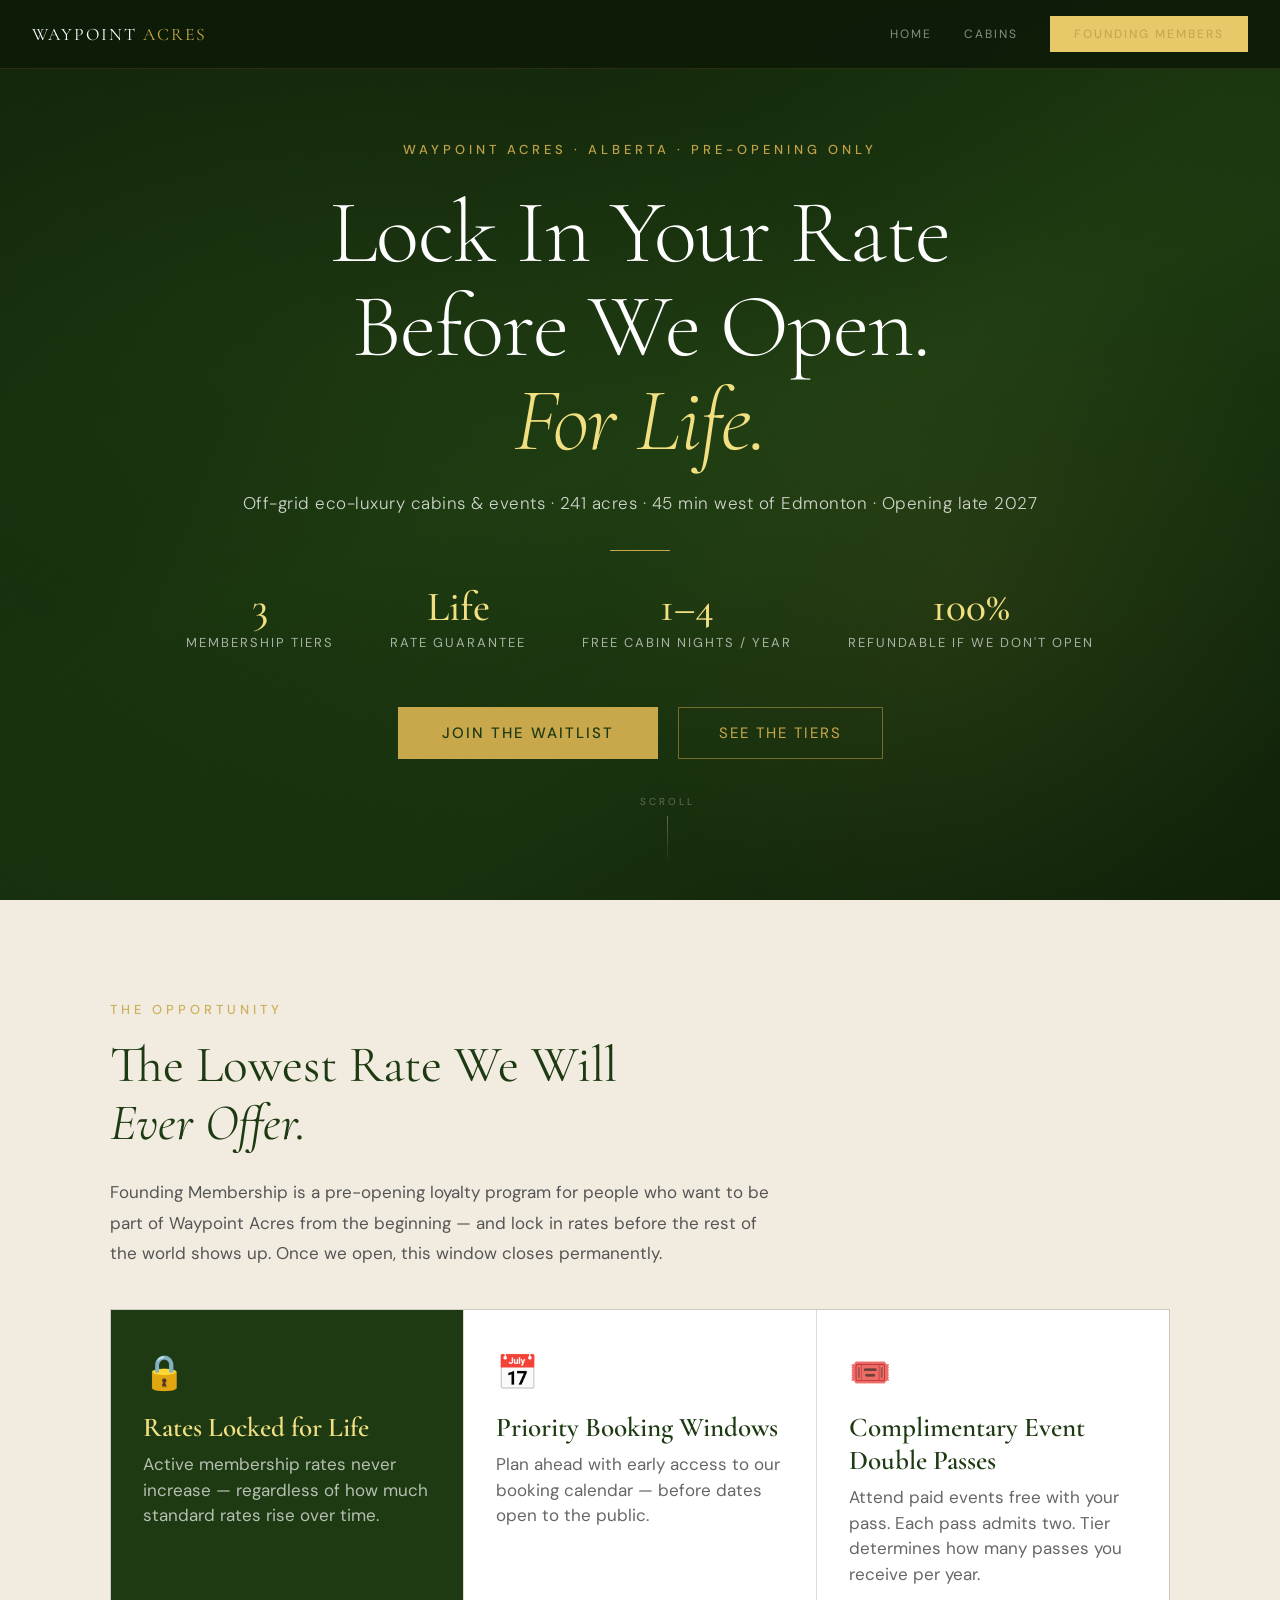
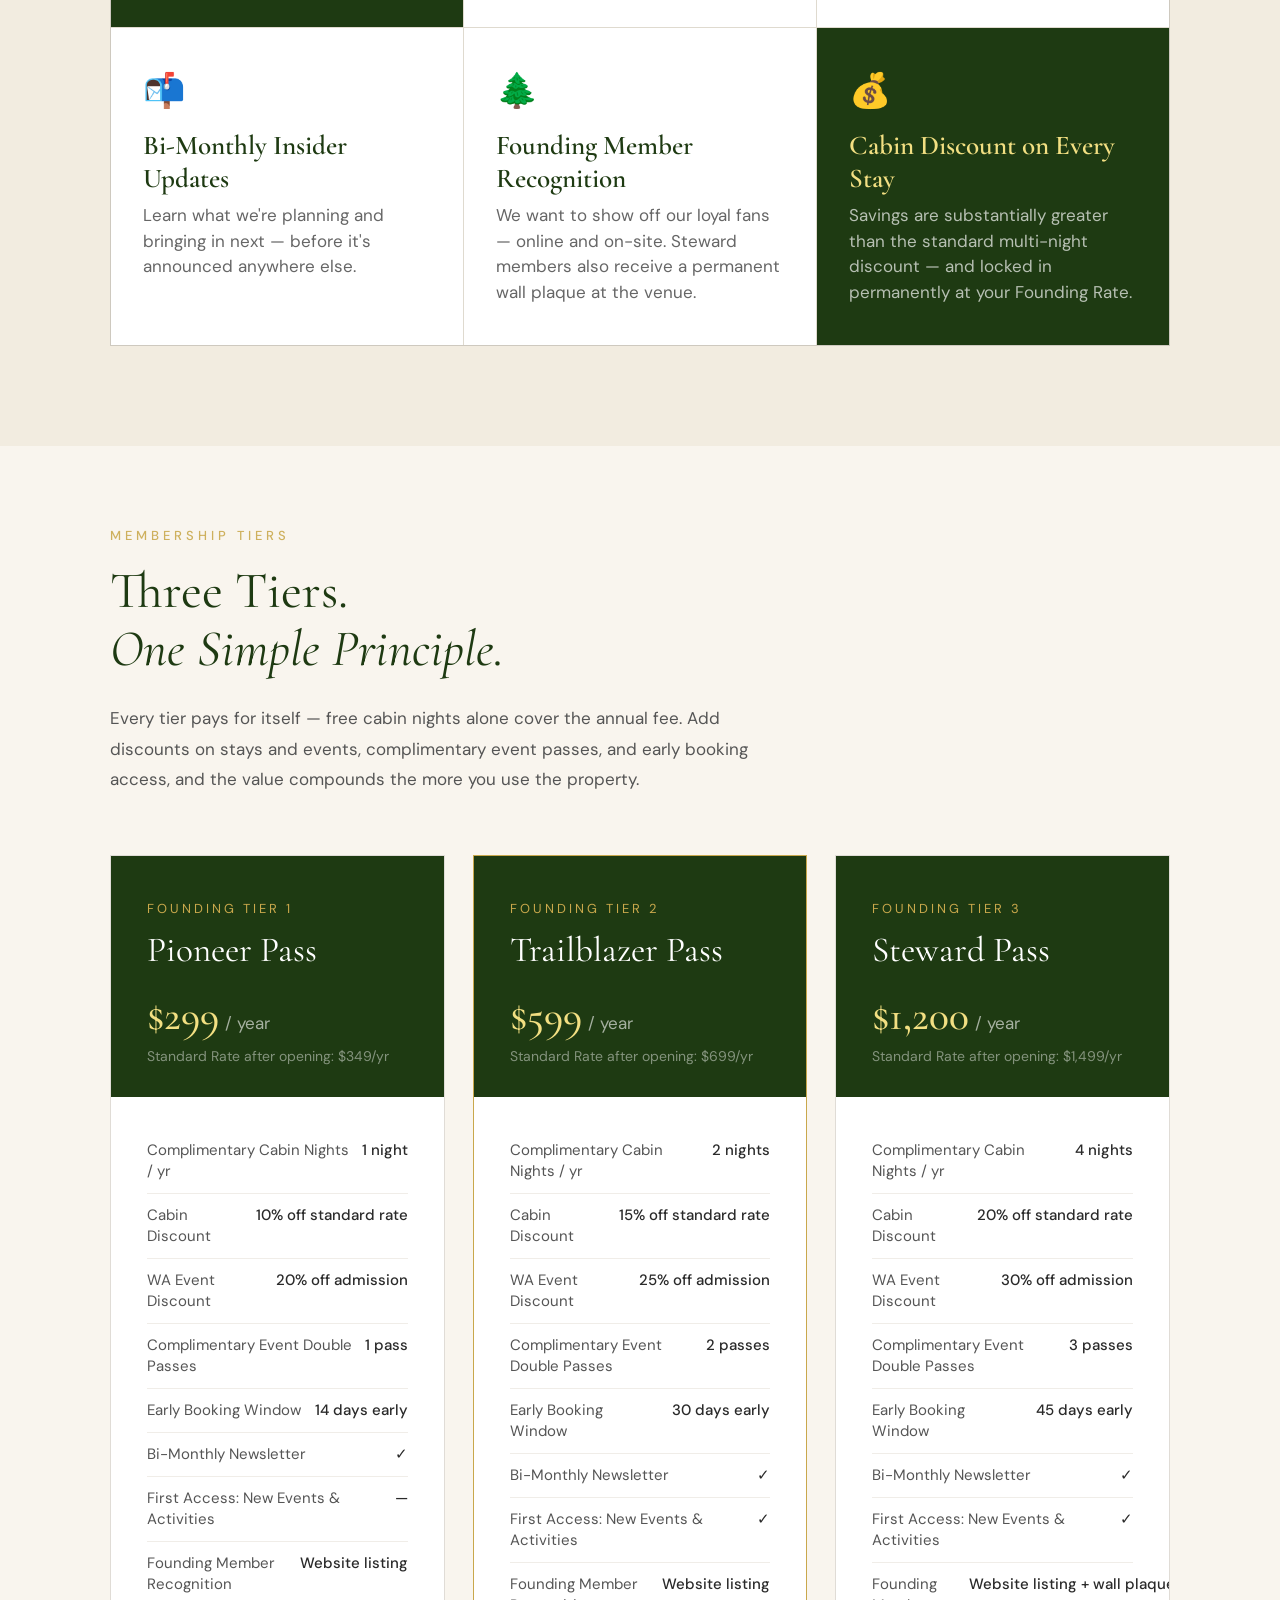
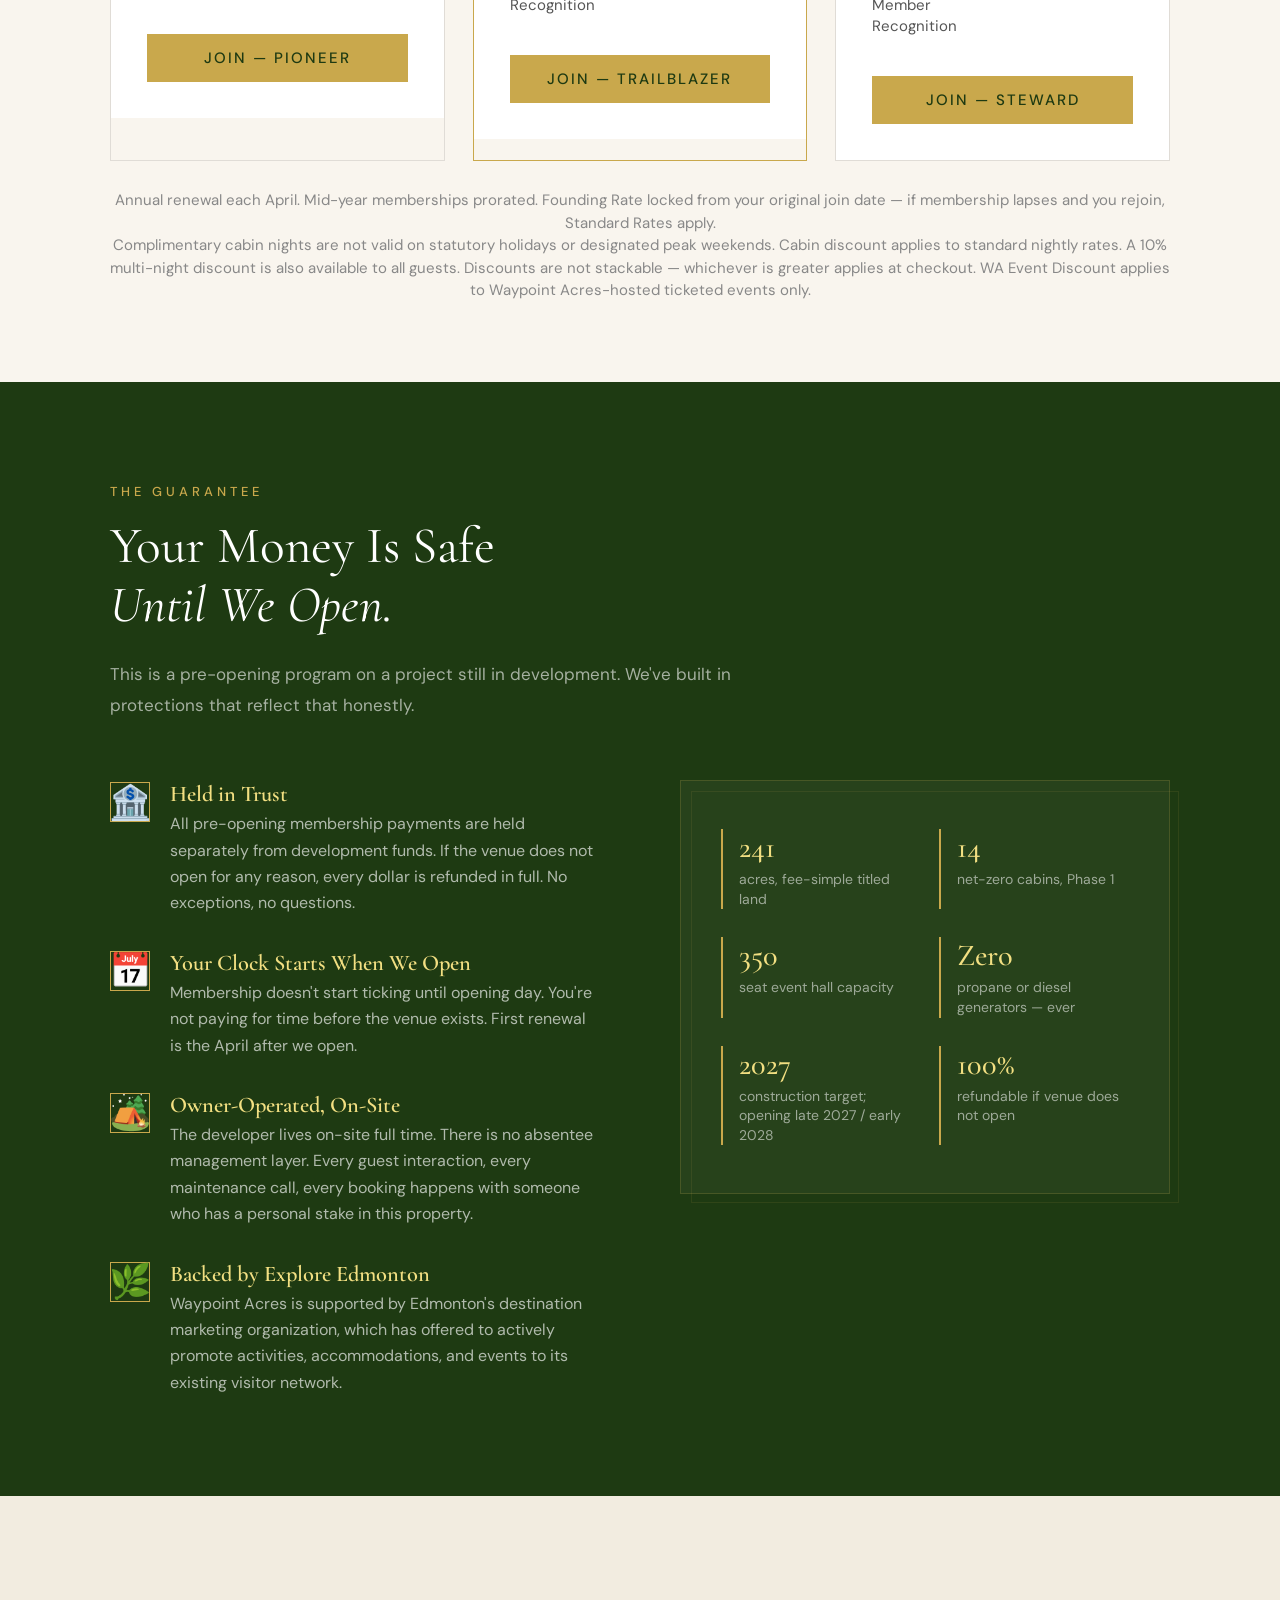
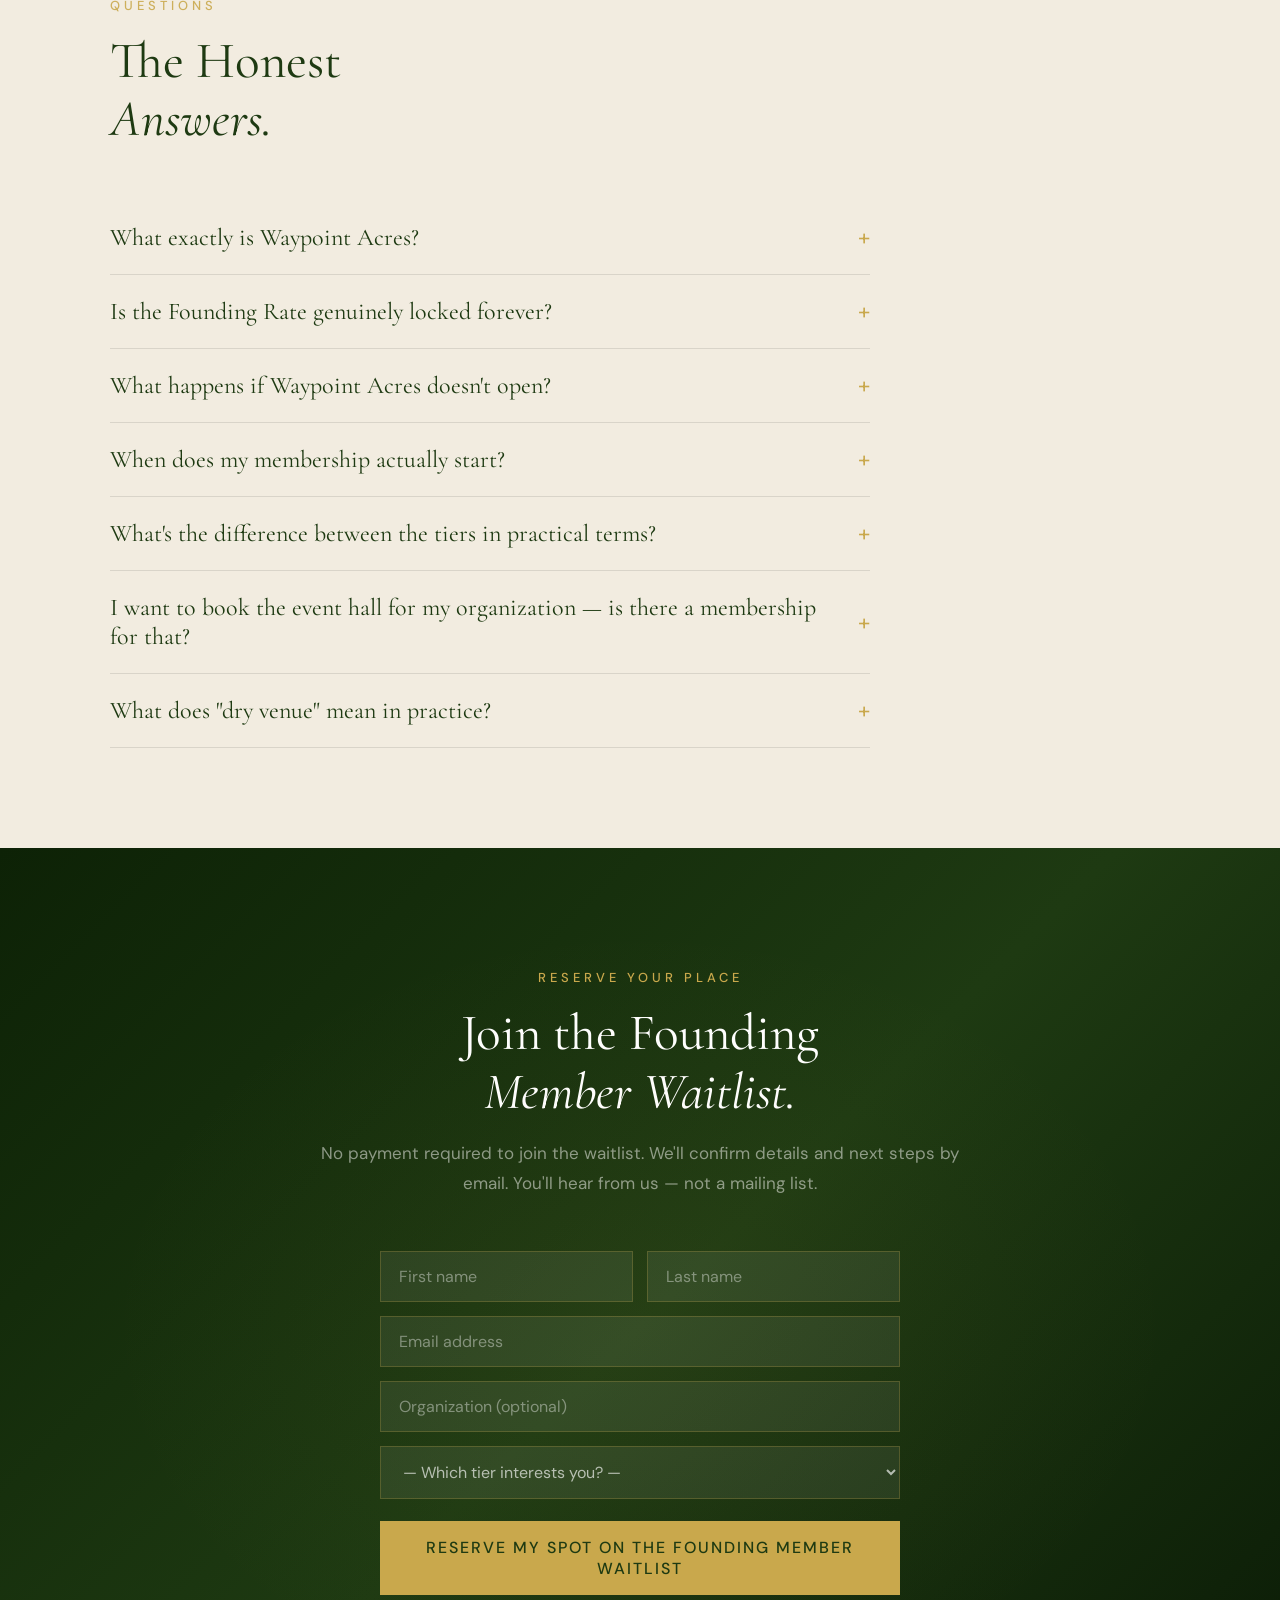
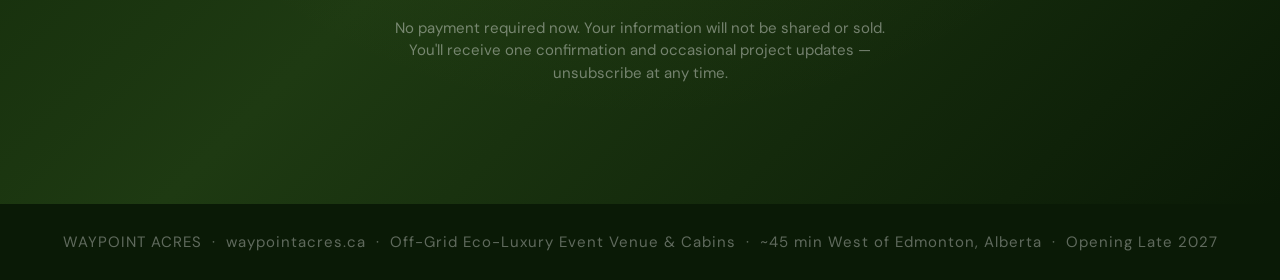
<file: founders-1.html>
<!DOCTYPE html>
<html lang="en">
<head>
<meta charset="UTF-8">
<meta name="viewport" content="width=device-width, initial-scale=1.0">
<title>Founding Membership — Waypoint Acres</title>
<link href="https://fonts.googleapis.com/css2?family=Cormorant+Garamond:ital,wght@0,300;0,400;0,500;0,600;1,300;1,400&family=DM+Sans:wght@300;400;500&display=swap" rel="stylesheet">
<style>
  :root {
    --forest:      #1e3a12;
    --forest-mid:  #2d5016;
    --moss:        #4a7c2f;
    --gold:        #c9a84c;
    --gold-light:  #f2df82;
    --cream:       #f9f5ee;
    --warm:        #f2ece0;
    --charcoal:    #2a2a2a;
    --mid:         #555;
    --light:       #888;
  }
  * { margin: 0; padding: 0; box-sizing: border-box; }
  html { scroll-behavior: smooth; }
  body { font-family: 'DM Sans', sans-serif; background: var(--cream); color: var(--charcoal); overflow-x: hidden; }

  /* ── HERO ─────────────────────────────────────────────── */
  .hero {
    min-height: 100vh;
    background:
      linear-gradient(160deg, rgba(18,35,10,0.88) 0%, rgba(30,58,18,0.65) 50%, rgba(18,35,10,0.84) 100%),
      repeating-linear-gradient(60deg, transparent, transparent 80px, rgba(255,255,255,0.015) 80px, rgba(255,255,255,0.015) 81px),
      linear-gradient(135deg, #1a3a0d 0%, #0d2206 30%, #1e4010 60%, #0a1a06 100%);
    display: flex; flex-direction: column; justify-content: center; align-items: center;
    text-align: center; padding: 80px 32px; position: relative; overflow: hidden;
  }
  .hero::before {
    content: '';
    position: absolute; inset: 0;
    background:
      radial-gradient(ellipse 60% 50% at 30% 40%, rgba(74,124,47,0.12) 0%, transparent 70%),
      radial-gradient(ellipse 40% 60% at 75% 65%, rgba(201,168,76,0.07) 0%, transparent 70%);
  }
  .hero-eyebrow {
    font-size: 0.8125rem; font-weight: 500; letter-spacing: 4px; text-transform: uppercase;
    color: rgba(201,168,76,0.95); margin-bottom: 28px; position: relative; z-index: 1;
    opacity: 0; animation: fadeUp 0.8s ease 0.2s forwards;
  }
  .hero h1 {
    font-family: 'Cormorant Garamond', serif;
    font-size: clamp(3rem, 7vw, 6rem); font-weight: 300;
    color: #fff; line-height: 1.05; letter-spacing: -1px;
    position: relative; z-index: 1;
    opacity: 0; animation: fadeUp 1s ease 0.4s forwards;
  }
  .hero h1 em { font-style: italic; color: var(--gold-light); }
  .hero-sub {
    font-size: 1.0625rem; font-weight: 300; color: rgba(255,255,255,0.78);
    margin-top: 24px; letter-spacing: 0.5px;
    position: relative; z-index: 1;
    opacity: 0; animation: fadeUp 1s ease 0.6s forwards;
  }
  .hero-divider {
    width: 60px; height: 1px; background: var(--gold);
    margin: 36px auto; position: relative; z-index: 1;
    opacity: 0; animation: fadeUp 1s ease 0.7s forwards;
  }
  .hero-stats {
    display: flex; gap: 56px; justify-content: center; flex-wrap: wrap;
    position: relative; z-index: 1;
    opacity: 0; animation: fadeUp 1s ease 0.9s forwards;
  }
  .hero-stat { text-align: center; }
  .hero-stat-num {
    font-family: 'Cormorant Garamond', serif;
    font-size: 2.6rem; font-weight: 500; color: var(--gold-light); line-height: 1;
  }
  .hero-stat-label {
    font-size: 0.8125rem; font-weight: 400; color: rgba(255,255,255,0.62);
    letter-spacing: 2px; text-transform: uppercase; margin-top: 6px;
  }
  .hero-cta {
    margin-top: 56px; position: relative; z-index: 1;
    opacity: 0; animation: fadeUp 1s ease 1.1s forwards;
  }
  .btn-primary {
    display: inline-block; padding: 16px 44px;
    background: var(--gold); color: var(--forest);
    font-size: 0.9375rem; font-weight: 500; letter-spacing: 2px; text-transform: uppercase;
    text-decoration: none; transition: all 0.3s ease;
  }
  .btn-primary:hover { background: var(--gold-light); transform: translateY(-2px); }
  .btn-ghost {
    display: inline-block; padding: 15px 40px;
    border: 1px solid rgba(201,168,76,0.5); color: var(--gold);
    font-size: 0.9375rem; font-weight: 400; letter-spacing: 2px; text-transform: uppercase;
    text-decoration: none; margin-left: 16px; transition: all 0.3s ease;
  }
  .btn-ghost:hover { border-color: var(--gold); background: rgba(201,168,76,0.07); }
  .scroll-hint {
    position: absolute; bottom: 36px; left: 50%; transform: translateX(-50%);
    z-index: 1; opacity: 0; animation: fadeUp 1s ease 1.4s forwards;
    display: flex; flex-direction: column; align-items: center; gap: 8px;
  }
  .scroll-hint span { font-size: 10px; letter-spacing: 3px; text-transform: uppercase; color: rgba(255,255,255,0.3); }
  .scroll-line { width: 1px; height: 48px; background: linear-gradient(to bottom, rgba(255,255,255,0.3), transparent); animation: pulse-line 2s ease-in-out infinite; }

  /* ── SECTIONS ─────────────────────────────────────────── */
  section { padding: 100px 32px; }
  .container { max-width: 1060px; margin: 0 auto; }
  .section-label { font-size: 0.8125rem; font-weight: 500; letter-spacing: 4px; text-transform: uppercase; color: rgba(201,168,76,0.9); margin-bottom: 16px; line-height: 1.5; }
  .section-title { font-family: 'Cormorant Garamond', serif; font-size: clamp(2rem, 4vw, 3.2rem); font-weight: 400; color: var(--forest); line-height: 1.15; margin-bottom: 24px; }
  .section-title em { font-style: italic; }
  .section-body { font-size: 1.0625rem; line-height: 1.8; color: var(--mid); max-width: 660px; }

  /* ── WHY JOIN ──────────────────────────────────────────── */
  .why { background: var(--warm); }
  .why-grid {
    display: grid; grid-template-columns: repeat(3, 1fr); gap: 1px;
    background: rgba(0,0,0,0.08); margin-top: 2.5rem; border: 1px solid rgba(0,0,0,0.08);
  }
  .why-block { background: #fff; padding: 40px 32px; }
  .why-block-icon { font-size: 2.125rem; margin-bottom: 16px; }
  .why-block h4 { font-family: 'Cormorant Garamond', serif; font-size: 1.7rem; font-weight: 600; color: var(--forest); margin-bottom: 8px; }
  .why-block p { font-size: 1.0625rem; color: #666; line-height: 1.5; }
  .why-block.accent { background: var(--forest); }
  .why-block.accent h4 { color: var(--gold-light); }
  .why-block.accent p { color: rgba(255,255,255,0.68); }

  /* ── TIERS ─────────────────────────────────────────────── */
  .tiers { background: var(--cream); padding: 80px 32px; }
  .tiers-grid { display: grid; grid-template-columns: repeat(3, 1fr); gap: 28px; margin-top: 60px; }
  .tier-card { border: 1px solid rgba(0,0,0,0.1); overflow: hidden; position: relative; transition: transform 0.3s ease, box-shadow 0.3s ease; }
  .tier-card:hover { transform: translateY(-4px); box-shadow: 0 20px 60px rgba(0,0,0,0.12); }
  .tier-card.featured { border-color: var(--gold); }
  .tier-badge {
    position: absolute; top: 20px; right: 20px;
    background: var(--gold); color: var(--forest);
    font-size: 0.625rem; font-weight: 500; letter-spacing: 2px; text-transform: uppercase; padding: 6px 14px;
  }
  .tier-header { padding: 44px 36px 32px; background: var(--forest); }
  .tier-label { font-size: 0.8125rem; letter-spacing: 3px; text-transform: uppercase; color: var(--gold); margin-bottom: 12px; }
  .tier-name { font-family: 'Cormorant Garamond', serif; font-size: 2.2rem; font-weight: 400; color: #fff; line-height: 1.2; }
  .tier-price { margin-top: 20px; display: flex; align-items: baseline; gap: 6px; }
  .tier-price-num { font-family: 'Cormorant Garamond', serif; font-size: 2.6rem; font-weight: 500; color: var(--gold-light); }
  .tier-price-label { font-size: 1.0625rem; color: rgba(255,255,255,0.6); }
  .tier-standard { font-size: 0.875rem; color: rgba(255,255,255,0.45); margin-top: 6px; }
  .tier-body { padding: 32px 36px 36px; background: #fff; }
  .tier-row { display: flex; justify-content: space-between; align-items: flex-start; padding: 11px 0; border-bottom: 1px solid #f0ede8; font-size: 0.9375rem; gap: 12px; }
  .tier-row:last-of-type { border-bottom: none; }
  .tier-row-label { color: var(--mid); line-height: 1.4; }
  .tier-row-value { font-weight: 500; color: var(--charcoal); text-align: right; flex-shrink: 0; }

  .tier-cta {
    display: block; width: 100%; padding: 14px;
    background: var(--gold); color: var(--forest);
    font-size: 0.9375rem; font-weight: 500; letter-spacing: 2px; text-transform: uppercase;
    text-decoration: none; text-align: center; margin-top: 28px;
    transition: background 0.2s;
  }
  .tier-cta:hover { background: var(--gold-light); }

  /* ── TRUST / QUOTE ──────────────────────────────────────── */
  .trust { background: var(--forest); }
  .trust .section-label { color: var(--gold); }
  .trust .section-title { color: #fff; }
  .trust .section-body { color: rgba(255,255,255,0.6); }
  .trust-grid { display: grid; grid-template-columns: 1fr 1fr; gap: 80px; margin-top: 60px; align-items: start; }
  .trust-points { display: flex; flex-direction: column; gap: 32px; }
  .trust-point { display: flex; gap: 20px; align-items: flex-start; }
  .trust-point-icon { width: 2.5rem; height: 2.5rem; min-width: 2.5rem; border: 1px solid var(--gold); display: flex; align-items: center; justify-content: center; font-size: 2.125rem; margin-top: 2px; }
  .trust-point-text h4 { font-family: 'Cormorant Garamond', serif; font-size: 1.4rem; font-weight: 600; color: var(--gold-light); margin-bottom: 4px; }
  .trust-point-text p { font-size: 1rem; color: rgba(255,255,255,0.65); line-height: 1.65; }
  .trust-visual {
    background: rgba(255,255,255,0.04);
    border: 1px solid rgba(201,168,76,0.2);
    padding: 48px 40px;
    position: relative;
  }
  .trust-visual::before { content: ''; position: absolute; top: 10px; left: 10px; right: -10px; bottom: -10px; border: 1px solid rgba(201,168,76,0.1); z-index: -1; }
  .trust-stat-grid { display: grid; grid-template-columns: 1fr 1fr; gap: 28px; }
  .trust-stat { border-left: 2px solid var(--gold); padding-left: 16px; }
  .trust-stat-num { font-family: 'Cormorant Garamond', serif; font-size: 1.9rem; font-weight: 500; color: var(--gold-light); }
  .trust-stat-desc { font-size: 0.875rem; color: rgba(255,255,255,0.55); margin-top: 4px; line-height: 1.4; }

  /* ── FAQ ─────────────────────────────────────────────────── */
  .faq { background: var(--warm); }
  .faq-list { margin-top: 52px; max-width: 760px; }
  .faq-item { border-bottom: 1px solid rgba(0,0,0,0.1); }
  .faq-q {
    width: 100%; background: none; border: none; padding: 22px 0;
    font-family: 'Cormorant Garamond', serif; font-size: 1.5rem; font-weight: 400;
    color: var(--forest); text-align: left; cursor: pointer;
    display: flex; justify-content: space-between; align-items: center; gap: 16px;
  }
  .faq-q::after { content: '+'; font-family: 'DM Sans', sans-serif; font-size: 1.4rem; color: var(--gold); flex-shrink: 0; transition: transform 0.2s; }
  .faq-q.open::after { transform: rotate(45deg); }
  .faq-a { font-size: 1rem; color: var(--mid); line-height: 1.5; padding: 0 0 22px 0; display: none; }
  .faq-a.open { display: block; }

  /* ── WAITLIST FORM ───────────────────────────────────────── */
  .waitlist-section {
    background: linear-gradient(135deg, #0d2206 0%, #1e3a12 50%, #0a1a06 100%);
    text-align: center; padding: 120px 32px; position: relative; overflow: hidden;
  }
  .waitlist-section::before { content: ''; position: absolute; inset: 0; background: radial-gradient(ellipse 60% 60% at 50% 50%, rgba(201,168,76,0.05) 0%, transparent 70%); }
  .waitlist-section .section-label { color: var(--gold); }
  .waitlist-section .section-title { color: #fff; max-width: 600px; margin: 0 auto 16px; }
  .waitlist-section .section-body { color: rgba(255,255,255,0.5); margin: 0 auto 52px; }
  .waitlist-form {
    max-width: 520px; margin: 0 auto;
    display: flex; flex-direction: column; gap: 14px;
    position: relative; z-index: 1;
  }
  .form-row { display: grid; grid-template-columns: 1fr 1fr; gap: 14px; }
  .waitlist-form input, .waitlist-form select {
    width: 100%; padding: 14px 18px;
    background: rgba(255,255,255,0.07); border: 1px solid rgba(201,168,76,0.25);
    color: rgba(255,255,255,0.88); font-size: 1rem; font-family: 'DM Sans', sans-serif;
    transition: border-color 0.2s;
  }
  .waitlist-form input::placeholder { color: rgba(255,255,255,0.4); }
  .waitlist-form input:focus, .waitlist-form select:focus { outline: none; border-color: var(--gold); }
  .waitlist-form select { color: rgba(255,255,255,0.65); }
  .waitlist-form select option { background: #1e3a12; color: #fff; }
  .waitlist-form button {
    padding: 16px 44px; background: var(--gold); color: var(--forest);
    font-family: 'DM Sans', sans-serif; font-size: 1rem; font-weight: 500;
    letter-spacing: 2px; text-transform: uppercase; border: none; cursor: pointer;
    margin-top: 8px; transition: background 0.2s;
  }
  .waitlist-form button:hover { background: var(--gold-light); }
  .form-disclaimer { font-size: 0.9375rem; color: rgba(255,255,255,0.4); line-height: 1.5; margin-top: 8px; }
  .success-state { display: none; position: relative; z-index: 1; }
  .success-state h3 { font-family: 'Cormorant Garamond', serif; font-size: 2.2rem; font-weight: 300; color: #fff; margin-bottom: 12px; }
  .success-state p { font-size: 14.5px; color: rgba(255,255,255,0.5); max-width: 440px; margin: 0 auto; line-height: 1.7; }

  /* ── FOOTER ─────────────────────────────────────────────── */
  footer { background: #0a1a06; padding: 28px 32px; text-align: center; }
  footer p { font-size: 0.9375rem; color: rgba(255,255,255,0.35); letter-spacing: 1px; }

  /* ── ANIMATIONS ─────────────────────────────────────────── */
  @keyframes fadeUp { from { opacity: 0; transform: translateY(24px); } to { opacity: 1; transform: translateY(0); } }
  @keyframes pulse-line { 0%, 100% { opacity: 0.3; transform: scaleY(1); } 50% { opacity: 0.7; transform: scaleY(1.1); } }
  .reveal { opacity: 0; transform: translateY(32px); transition: opacity 0.7s ease, transform 0.7s ease; }
  .reveal.visible { opacity: 1; transform: translateY(0); }

  /* ── RESPONSIVE ─────────────────────────────────────────── */
  @media (max-width: 900px) { .tiers-grid { grid-template-columns: 1fr; max-width: 480px; margin-left: auto; margin-right: auto; } }
  @media (max-width: 768px) { .why-grid { grid-template-columns: 1fr; } .trust-grid { grid-template-columns: 1fr; } .form-row { grid-template-columns: 1fr; } .hero-stats { gap: 32px; } }

  /* ── CROSS-PAGE NAV ──────────────────────────────────────── */
  .topnav {
    position: fixed; top: 0; left: 0; right: 0; z-index: 100;
    background: rgba(14, 28, 8, 0.92); backdrop-filter: blur(8px);
    padding: 16px 32px;
    display: flex; align-items: center; justify-content: space-between;
    border-bottom: 1px solid rgba(201,168,76,0.15);
  }
  .nav-logo { font-family: 'Cormorant Garamond', serif; font-size: 1.1rem; font-weight: 400; color: #fff; letter-spacing: 2px; text-transform: uppercase; text-decoration: none; }
  .nav-logo span { color: #c9a84c; }
  .nav-links { display: flex; align-items: center; gap: 32px; }
  .nav-links a { font-size: 12px; letter-spacing: 2px; text-transform: uppercase; color: rgba(255,255,255,0.5); text-decoration: none; transition: color 0.2s; }
  .nav-links a:hover, .nav-links a.active { color: #c9a84c; }
  .nav-cta { padding: 10px 24px; background: #c9a84c; color: #1e3a12; font-size: 11px; font-weight: 500; letter-spacing: 2px; text-transform: uppercase; text-decoration: none; transition: background 0.2s; }
  .nav-cta:hover { background: #e8c96a; }
  .nav-cta.active { background: #e8c96a; }
  @media (max-width: 768px) { .nav-links a:not(.nav-cta) { display: none; } }

</style>
</head>
<body>

<!-- NAV -->
<nav class="topnav">
  <a href="index.html" class="nav-logo">Waypoint <span>Acres</span></a>
  <div class="nav-links">
    <a href="index.html">Home</a>
    <a href="cabins.html">Cabins</a>
    <a href="founders.html" class="nav-cta active">Founding Members</a>
  </div>
</nav>


<!-- HERO -->
<section class="hero">
  <p class="hero-eyebrow">Waypoint Acres · Alberta · Pre-Opening Only</p>
  <h1>Lock In Your Rate<br>Before We Open.<br><em>For Life.</em></h1>
  <p class="hero-sub">Off-grid eco-luxury cabins &amp; events · 241 acres · 45 min west of Edmonton · Opening late 2027</p>
  <div class="hero-divider"></div>
  <div class="hero-stats">
    <div class="hero-stat"><div class="hero-stat-num">3</div><div class="hero-stat-label">Membership Tiers</div></div>
    <div class="hero-stat"><div class="hero-stat-num">Life</div><div class="hero-stat-label">Rate Guarantee</div></div>
    <div class="hero-stat"><div class="hero-stat-num">1–4</div><div class="hero-stat-label">Free Cabin Nights / Year</div></div>
    <div class="hero-stat"><div class="hero-stat-num">100%</div><div class="hero-stat-label">Refundable If We Don't Open</div></div>
  </div>
  <div class="hero-cta">
    <a href="#waitlist" class="btn-primary">Join the Waitlist</a>
    <a href="#tiers" class="btn-ghost">See the Tiers</a>
  </div>
  <div class="scroll-hint"><span>Scroll</span><div class="scroll-line"></div></div>
</section>

<!-- WHY JOIN -->
<section class="why">
  <div class="container">
    <p class="section-label reveal">The Opportunity</p>
    <h2 class="section-title reveal">The Lowest Rate We Will<br><em>Ever Offer.</em></h2>
    <p class="section-body reveal">Founding Membership is a pre-opening loyalty program for people who want to be part of Waypoint Acres from the beginning — and lock in rates before the rest of the world shows up. Once we open, this window closes permanently.</p>
    <div class="why-grid reveal">
      <div class="why-block accent">
        <div class="why-block-icon">🔒</div>
        <h4>Rates Locked for Life</h4>
        <p>Active membership rates never increase — regardless of how much standard rates rise over time.</p>
      </div>
      <div class="why-block">
        <div class="why-block-icon">📅</div>
        <h4>Priority Booking Windows</h4>
        <p>Plan ahead with early access to our booking calendar — before dates open to the public.</p>
      </div>
      <div class="why-block">
        <div class="why-block-icon">🎟️</div>
        <h4>Complimentary Event Double Passes</h4>
        <p>Attend paid events free with your pass. Each pass admits two. Tier determines how many passes you receive per year.</p>
      </div>
      <div class="why-block">
        <div class="why-block-icon">📬</div>
        <h4>Bi-Monthly Insider Updates</h4>
        <p>Learn what we're planning and bringing in next — before it's announced anywhere else.</p>
      </div>
      <div class="why-block">
        <div class="why-block-icon">🌲</div>
        <h4>Founding Member Recognition</h4>
        <p>We want to show off our loyal fans — online and on-site. Steward members also receive a permanent wall plaque at the venue.</p>
      </div>
      <div class="why-block accent">
        <div class="why-block-icon">💰</div>
        <h4>Cabin Discount on Every Stay</h4>
        <p>Savings are substantially greater than the standard multi-night discount — and locked in permanently at your Founding Rate.</p>
      </div>
    </div>
  </div>
</section>

<!-- TIERS -->
<section class="tiers" id="tiers">
  <div class="container">
    <p class="section-label reveal">Membership Tiers</p>
    <h2 class="section-title reveal">Three Tiers.<br><em>One Simple Principle.</em></h2>
    <p class="section-body reveal">Every tier pays for itself — free cabin nights alone cover the annual fee. Add discounts on stays and events, complimentary event passes, and early booking access, and the value compounds the more you use the property.</p>

    <div class="tiers-grid reveal">

      <!-- PIONEER -->
      <div class="tier-card">
        <div class="tier-header">
          <p class="tier-label">Founding Tier 1</p>
          <h3 class="tier-name">Pioneer Pass</h3>
          <div class="tier-price">
            <span class="tier-price-num">$299</span>
            <span class="tier-price-label">/ year</span>
          </div>
          <div class="tier-standard">Standard Rate after opening: $349/yr</div>
        </div>
        <div class="tier-body">
          <div class="tier-row"><span class="tier-row-label">Complimentary Cabin Nights / yr</span><span class="tier-row-value">1 night</span></div>
          <div class="tier-row"><span class="tier-row-label">Cabin Discount</span><span class="tier-row-value">10% off standard rate</span></div>
          <div class="tier-row"><span class="tier-row-label">WA Event Discount</span><span class="tier-row-value">20% off admission</span></div>
          <div class="tier-row"><span class="tier-row-label">Complimentary Event Double Passes</span><span class="tier-row-value">1 pass</span></div>
          <div class="tier-row"><span class="tier-row-label">Early Booking Window</span><span class="tier-row-value">14 days early</span></div>
          <div class="tier-row"><span class="tier-row-label">Bi-Monthly Newsletter</span><span class="tier-row-value">✓</span></div>
          <div class="tier-row"><span class="tier-row-label">First Access: New Events & Activities</span><span class="tier-row-value">—</span></div>
          <div class="tier-row"><span class="tier-row-label">Founding Member Recognition</span><span class="tier-row-value">Website listing</span></div>
          <a href="#waitlist" class="tier-cta" onclick="prefill('Pioneer Pass — $299/yr')">Join — Pioneer</a>
        </div>
      </div>

      <!-- TRAILBLAZER -->
      <div class="tier-card featured">
        <div class="tier-header">
          <p class="tier-label">Founding Tier 2</p>
          <h3 class="tier-name">Trailblazer Pass</h3>
          <div class="tier-price">
            <span class="tier-price-num">$599</span>
            <span class="tier-price-label">/ year</span>
          </div>
          <div class="tier-standard">Standard Rate after opening: $699/yr</div>
        </div>
        <div class="tier-body">
          <div class="tier-row"><span class="tier-row-label">Complimentary Cabin Nights / yr</span><span class="tier-row-value">2 nights</span></div>
          <div class="tier-row"><span class="tier-row-label">Cabin Discount</span><span class="tier-row-value">15% off standard rate</span></div>
          <div class="tier-row"><span class="tier-row-label">WA Event Discount</span><span class="tier-row-value">25% off admission</span></div>
          <div class="tier-row"><span class="tier-row-label">Complimentary Event Double Passes</span><span class="tier-row-value">2 passes</span></div>
          <div class="tier-row"><span class="tier-row-label">Early Booking Window</span><span class="tier-row-value">30 days early</span></div>
          <div class="tier-row"><span class="tier-row-label">Bi-Monthly Newsletter</span><span class="tier-row-value">✓</span></div>
          <div class="tier-row"><span class="tier-row-label">First Access: New Events & Activities</span><span class="tier-row-value">✓</span></div>
          <div class="tier-row"><span class="tier-row-label">Founding Member Recognition</span><span class="tier-row-value">Website listing</span></div>
          <a href="#waitlist" class="tier-cta" onclick="prefill('Trailblazer Pass — $599/yr')">Join — Trailblazer</a>
        </div>
      </div>

      <!-- STEWARD -->
      <div class="tier-card">
        <div class="tier-header">
          <p class="tier-label">Founding Tier 3</p>
          <h3 class="tier-name">Steward Pass</h3>
          <div class="tier-price">
            <span class="tier-price-num">$1,200</span>
            <span class="tier-price-label">/ year</span>
          </div>
          <div class="tier-standard">Standard Rate after opening: $1,499/yr</div>
        </div>
        <div class="tier-body">
          <div class="tier-row"><span class="tier-row-label">Complimentary Cabin Nights / yr</span><span class="tier-row-value">4 nights</span></div>
          <div class="tier-row"><span class="tier-row-label">Cabin Discount</span><span class="tier-row-value">20% off standard rate</span></div>
          <div class="tier-row"><span class="tier-row-label">WA Event Discount</span><span class="tier-row-value">30% off admission</span></div>
          <div class="tier-row"><span class="tier-row-label">Complimentary Event Double Passes</span><span class="tier-row-value">3 passes</span></div>
          <div class="tier-row"><span class="tier-row-label">Early Booking Window</span><span class="tier-row-value">45 days early</span></div>
          <div class="tier-row"><span class="tier-row-label">Bi-Monthly Newsletter</span><span class="tier-row-value">✓</span></div>
          <div class="tier-row"><span class="tier-row-label">First Access: New Events & Activities</span><span class="tier-row-value">✓</span></div>
          <div class="tier-row"><span class="tier-row-label">Founding Member Recognition</span><span class="tier-row-value">Website listing + wall plaque</span></div>
          <a href="#waitlist" class="tier-cta" onclick="prefill('Steward Pass — $1,200/yr')">Join — Steward</a>
        </div>
      </div>

    </div>

    <p style="margin-top: 28px; font-size: 0.9375rem; color: var(--light); text-align: center; line-height: 1.5;">Annual renewal each April. Mid-year memberships prorated. Founding Rate locked from your original join date — if membership lapses and you rejoin, Standard Rates apply.<br>Complimentary cabin nights are not valid on statutory holidays or designated peak weekends. Cabin discount applies to standard nightly rates. A 10% multi-night discount is also available to all guests. Discounts are not stackable — whichever is greater applies at checkout. WA Event Discount applies to Waypoint Acres-hosted ticketed events only.</p>
  </div>
</section>

<!-- TRUST -->
<section class="trust">
  <div class="container">
    <p class="section-label reveal">The Guarantee</p>
    <h2 class="section-title reveal">Your Money Is Safe<br><em>Until We Open.</em></h2>
    <p class="section-body reveal">This is a pre-opening program on a project still in development. We've built in protections that reflect that honestly.</p>

    <div class="trust-grid reveal">
      <div class="trust-points">
        <div class="trust-point">
          <div class="trust-point-icon">🏦</div>
          <div class="trust-point-text">
            <h4>Held in Trust</h4>
            <p>All pre-opening membership payments are held separately from development funds. If the venue does not open for any reason, every dollar is refunded in full. No exceptions, no questions.</p>
          </div>
        </div>
        <div class="trust-point">
          <div class="trust-point-icon">📅</div>
          <div class="trust-point-text">
            <h4>Your Clock Starts When We Open</h4>
            <p>Membership doesn't start ticking until opening day. You're not paying for time before the venue exists. First renewal is the April after we open.</p>
          </div>
        </div>
        <div class="trust-point">
          <div class="trust-point-icon">🏕️</div>
          <div class="trust-point-text">
            <h4>Owner-Operated, On-Site</h4>
            <p>The developer lives on-site full time. There is no absentee management layer. Every guest interaction, every maintenance call, every booking happens with someone who has a personal stake in this property.</p>
          </div>
        </div>
        <div class="trust-point">
          <div class="trust-point-icon">🌿</div>
          <div class="trust-point-text">
            <h4>Backed by Explore Edmonton</h4>
            <p>Waypoint Acres is supported by Edmonton's destination marketing organization, which has offered to actively promote activities, accommodations, and events to its existing visitor network.</p>
          </div>
        </div>
      </div>

      <div class="trust-visual">
        <div class="trust-stat-grid">
          <div class="trust-stat">
            <div class="trust-stat-num">241</div>
            <div class="trust-stat-desc">acres, fee-simple titled land</div>
          </div>
          <div class="trust-stat">
            <div class="trust-stat-num">14</div>
            <div class="trust-stat-desc">net-zero cabins, Phase 1</div>
          </div>
          <div class="trust-stat">
            <div class="trust-stat-num">350</div>
            <div class="trust-stat-desc">seat event hall capacity</div>
          </div>
          <div class="trust-stat">
            <div class="trust-stat-num">Zero</div>
            <div class="trust-stat-desc">propane or diesel generators — ever</div>
          </div>
          <div class="trust-stat">
            <div class="trust-stat-num">2027</div>
            <div class="trust-stat-desc">construction target; opening late 2027 / early 2028</div>
          </div>
          <div class="trust-stat">
            <div class="trust-stat-num">100%</div>
            <div class="trust-stat-desc">refundable if venue does not open</div>
          </div>
        </div>
      </div>
    </div>
  </div>
</section>

<!-- FAQ -->
<section class="faq">
  <div class="container">
    <p class="section-label reveal">Questions</p>
    <h2 class="section-title reveal">The Honest<br><em>Answers.</em></h2>
    <div class="faq-list reveal">
      <div class="faq-item">
        <button class="faq-q" onclick="toggleFaq(this)">What exactly is Waypoint Acres?</button>
        <div class="faq-a">A 241-acre off-grid eco-luxury retreat approximately 45 minutes west of Edmonton, Alberta. The property will open in late 2027 or early 2028 with 14 net-zero cabins (each with private hot tub and smokeless firepit), a 350-seat event hall with custom thrust stage and full A/V, a commercial kitchen and Commons Lounge, and a full outdoor activity park — fat bikes, snowshoes, cross-country skis, Ninja obstacle course, outdoor escape rooms, MUGA courts, and heated loungers. All energy comes from geothermal, solar, and biomass — no propane, no diesel generators. The site is fully dry: no alcohol served or permitted anywhere on the property, ever.</div>
      </div>
      <div class="faq-item">
        <button class="faq-q" onclick="toggleFaq(this)">Is the Founding Rate genuinely locked forever?</button>
        <div class="faq-a">Yes, as long as your membership is continuous. Standard Rates will increase as the property establishes its reputation and demand grows. Founding Rates will not increase for members who maintain uninterrupted enrollment from their original join date. If a membership lapses and is reinstated later, the Standard Rate at the time of reinstatement applies going forward.</div>
      </div>
      <div class="faq-item">
        <button class="faq-q" onclick="toggleFaq(this)">What happens if Waypoint Acres doesn't open?</button>
        <div class="faq-a">All pre-opening membership payments are held in trust — completely separate from development capital — and fully refunded if the venue does not open. This is an unconditional guarantee, not a policy with carve-outs.</div>
      </div>
      <div class="faq-item">
        <button class="faq-q" onclick="toggleFaq(this)">When does my membership actually start?</button>
        <div class="faq-a">Your membership clock starts on opening day — not the day you join the waitlist or pay. You are not paying for time that doesn't exist yet. The first renewal date is the April following opening, prorated if you joined mid-year.</div>
      </div>
      <div class="faq-item">
        <button class="faq-q" onclick="toggleFaq(this)">What's the difference between the tiers in practical terms?</button>
        <div class="faq-a">Pioneer is the entry point — Founding Rate locked on cabin bookings, priority access to the booking calendar, and the annual event pass. Trailblazer adds a deeper cabin discount and extended booking window priority. Steward adds event hall discount, maximum booking priority across all property categories, named recognition on the Founding Members Wall, and a direct line to the founder for feedback and input on programming decisions.</div>
      </div>
      <div class="faq-item">
        <button class="faq-q" onclick="toggleFaq(this)">I want to book the event hall for my organization — is there a membership for that?</button>
        <div class="faq-a">The Steward tier includes an event hall discount. For organizational or corporate event bookings, a direct conversation is the better starting point — we'll work out a rate structure that makes sense for your booking volume and schedule. Reach out through the contact form and we'll get a conversation going.</div>
      </div>
      <div class="faq-item">
        <button class="faq-q" onclick="toggleFaq(this)">What does "dry venue" mean in practice?</button>
        <div class="faq-a">No alcohol is served, sold, or permitted anywhere on the Waypoint Acres property at any time — this applies to all guests, all events, and all circumstances. Specialty mocktails and non-alcoholic beverages are available at applicable events. This is a permanent design decision, not a policy subject to change based on demand or event type.</div>
      </div>
    </div>
  </div>
</section>

<!-- WAITLIST FORM -->
<section class="waitlist-section" id="waitlist">
  <div class="container">
    <p class="section-label">Reserve Your Place</p>
    <h2 class="section-title">Join the Founding<br><em>Member Waitlist.</em></h2>
    <p class="section-body">No payment required to join the waitlist. We'll confirm details and next steps by email. You'll hear from us — not a mailing list.</p>

    <form class="waitlist-form" id="waitlist-form">
      <div class="form-row">
        <input type="text"  name="first" placeholder="First name" required>
        <input type="text"  name="last"  placeholder="Last name"  required>
      </div>
      <input type="email"  name="email" placeholder="Email address" required>
      <input type="text"   name="org"   placeholder="Organization (optional)">
      <select name="tier" id="tier-select">
        <option value="">— Which tier interests you? —</option>
        <option>Pioneer Pass — $299/yr</option>
        <option>Trailblazer Pass — $599/yr</option>
        <option>Steward Pass — $1,200/yr</option>
        <option>Not sure yet — send me more information</option>
      </select>
      <button type="submit">Reserve My Spot on the Founding Member Waitlist</button>
      <p class="form-disclaimer">No payment required now. Your information will not be shared or sold. You'll receive one confirmation and occasional project updates — unsubscribe at any time.</p>
    </form>

    <div class="success-state" id="success-state">
      <h3>You're on the list.</h3>
      <p>We'll be in touch as the project takes shape. If you have questions before then, reply to the confirmation email.</p>
    </div>
  </div>
</section>

<!-- FOOTER -->
<footer>
  <p>WAYPOINT ACRES &nbsp;·&nbsp; waypointacres.ca &nbsp;·&nbsp; Off-Grid Eco-Luxury Event Venue &amp; Cabins &nbsp;·&nbsp; ~45 min West of Edmonton, Alberta &nbsp;·&nbsp; Opening Late 2027</p>
</footer>

<script>
  // Scroll reveal
  const observer = new IntersectionObserver(entries => {
    entries.forEach(e => { if (e.isIntersecting) { e.target.classList.add('visible'); observer.unobserve(e.target); } });
  }, { threshold: 0.12 });
  document.querySelectorAll('.reveal').forEach(el => observer.observe(el));

  // FAQ
  function toggleFaq(btn) {
    btn.classList.toggle('open');
    btn.nextElementSibling.classList.toggle('open');
  }

  // Tier pre-fill
  function prefill(val) {
    document.getElementById('tier-select').value = val;
    document.getElementById('waitlist').scrollIntoView({ behavior: 'smooth' });
  }

  // Form submit
  document.getElementById('waitlist-form').addEventListener('submit', function(e) {
    e.preventDefault();
    this.style.display = 'none';
    document.querySelector('.waitlist-section .section-body').style.display = 'none';
    document.getElementById('success-state').style.display = 'block';
  });
</script>
</body>
</html>
</file>
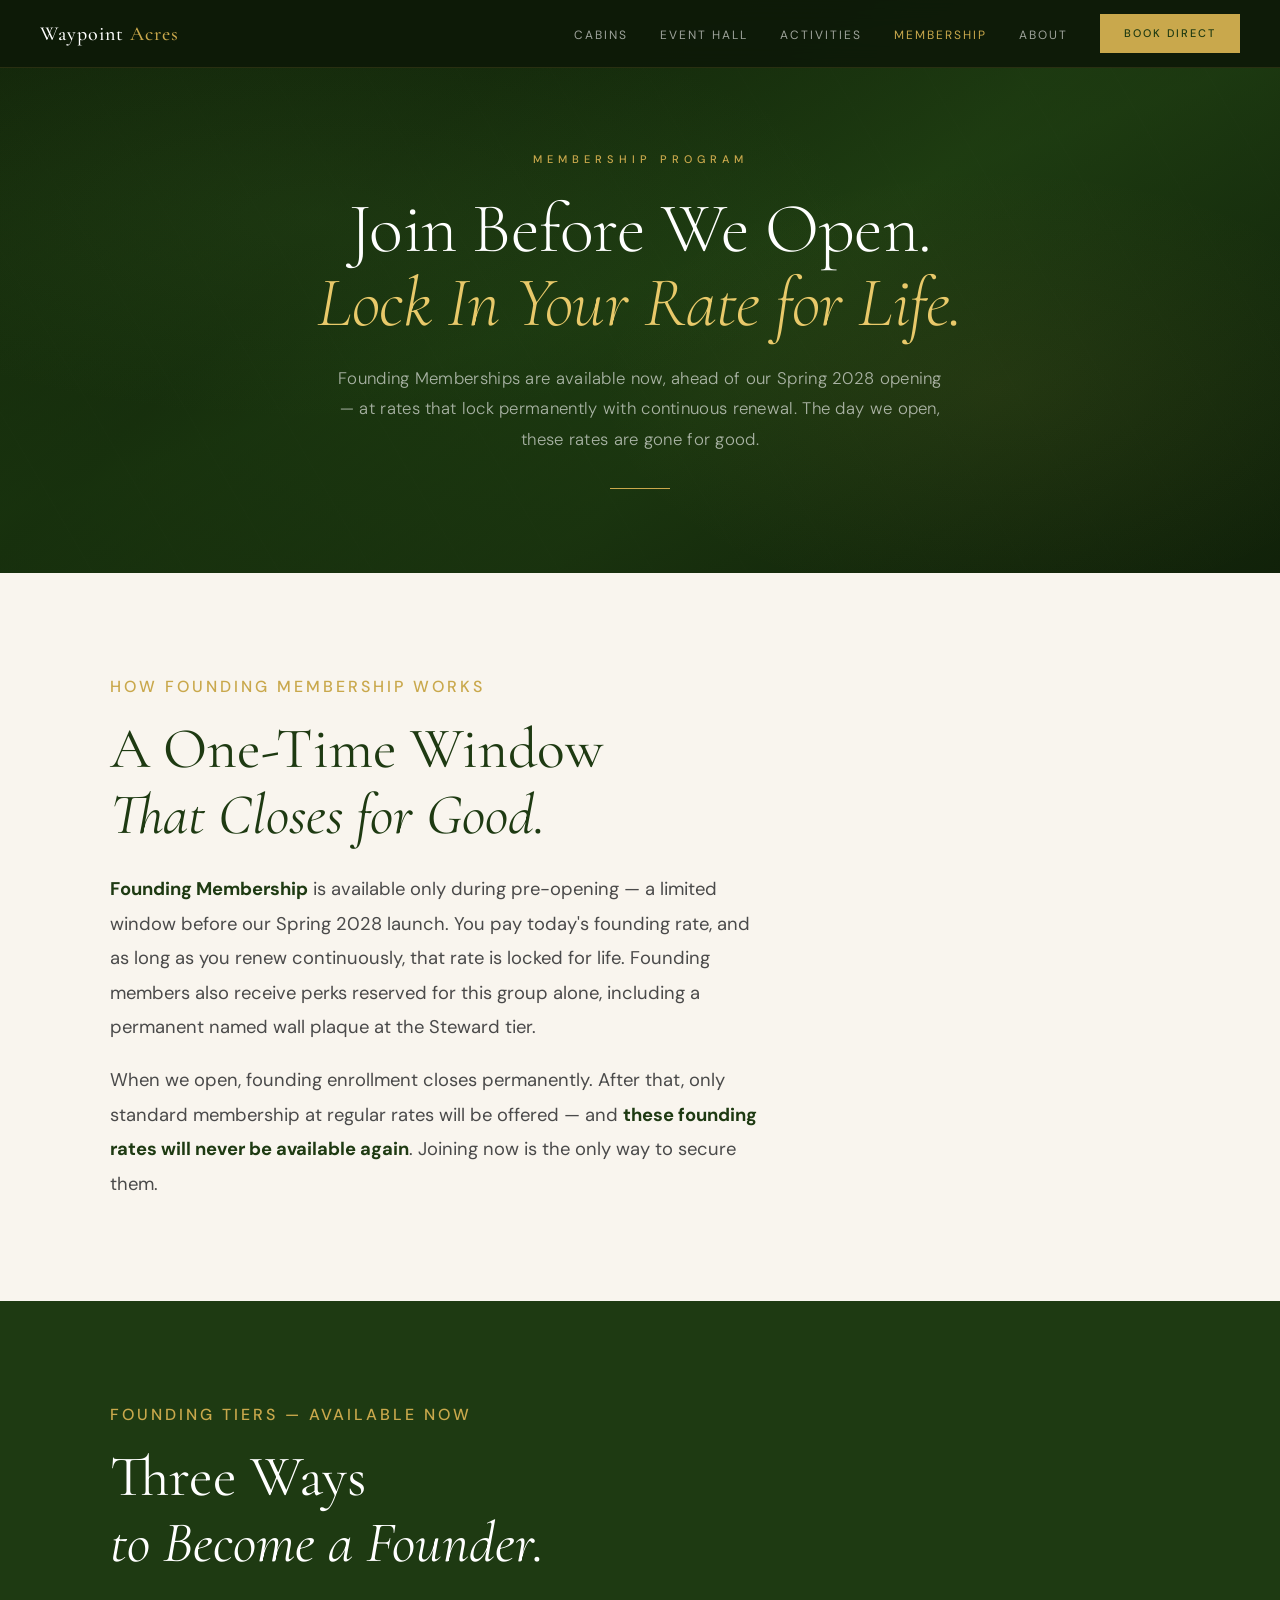
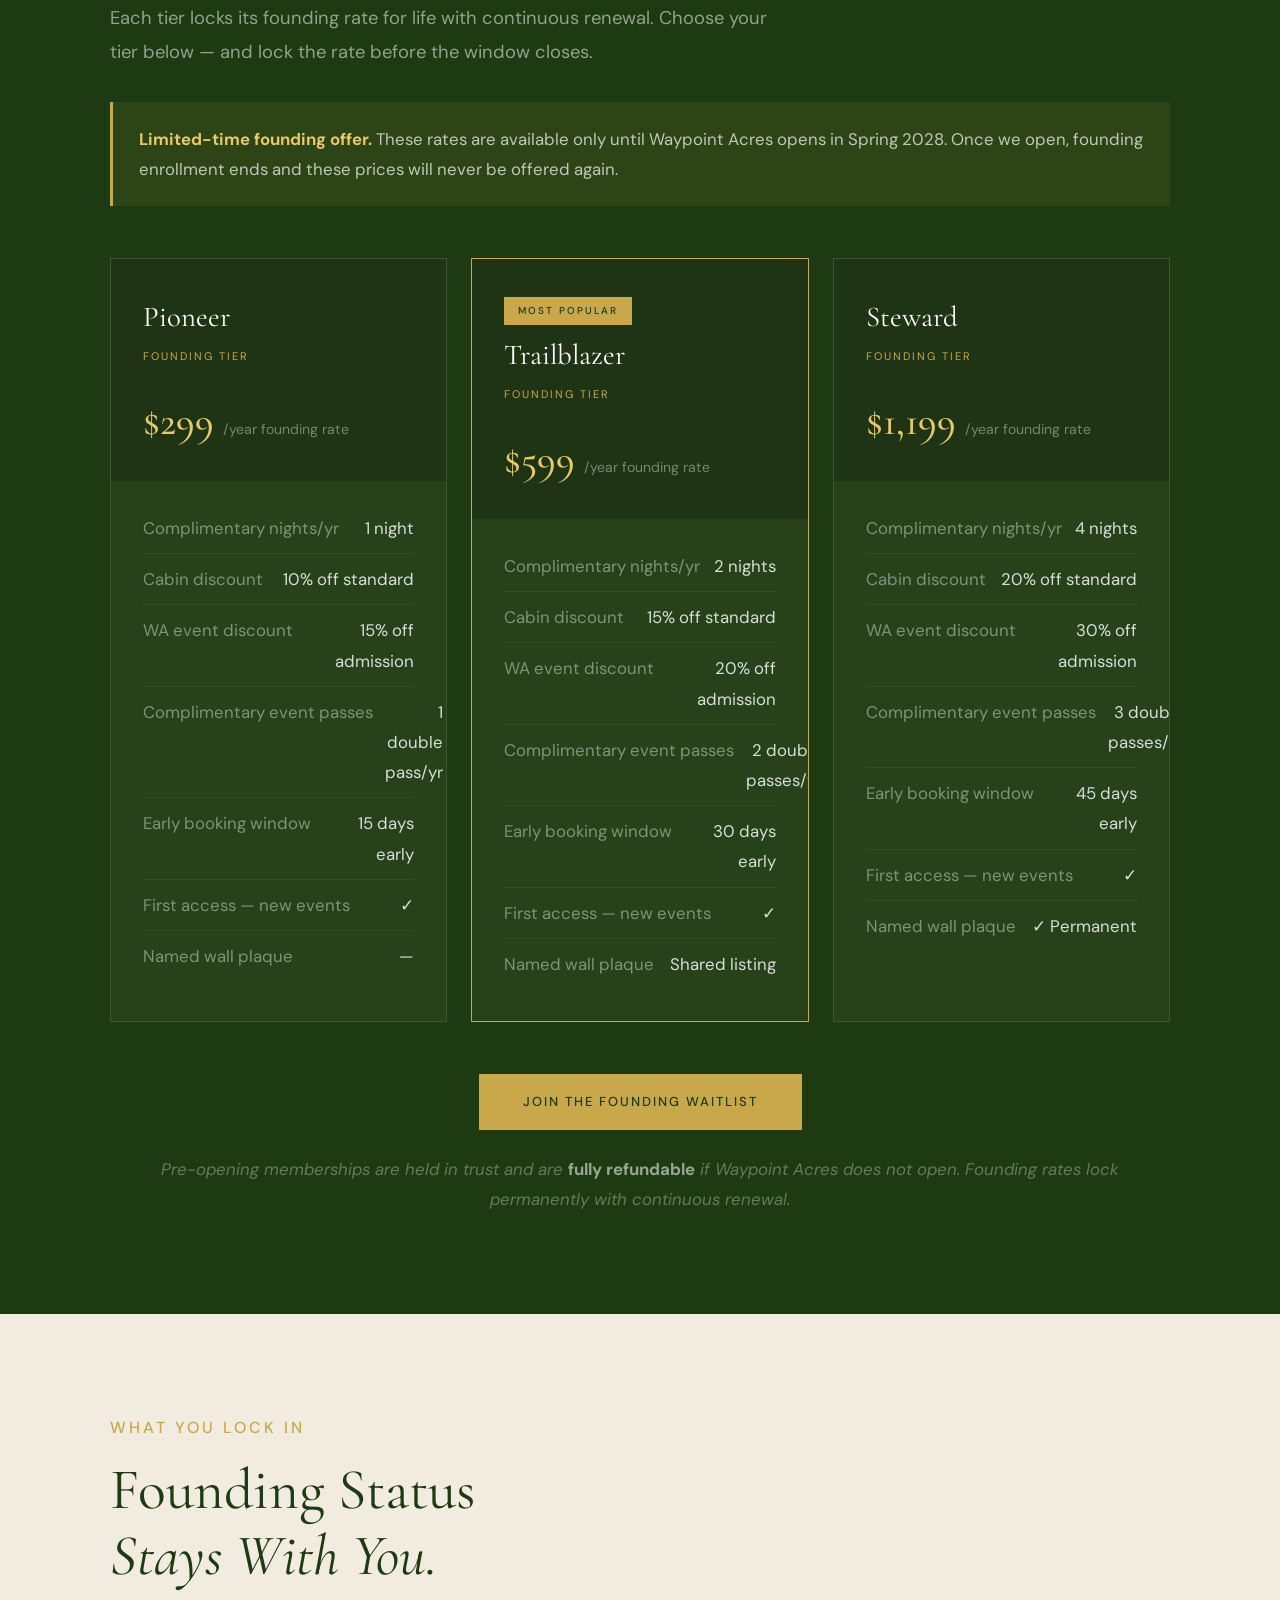
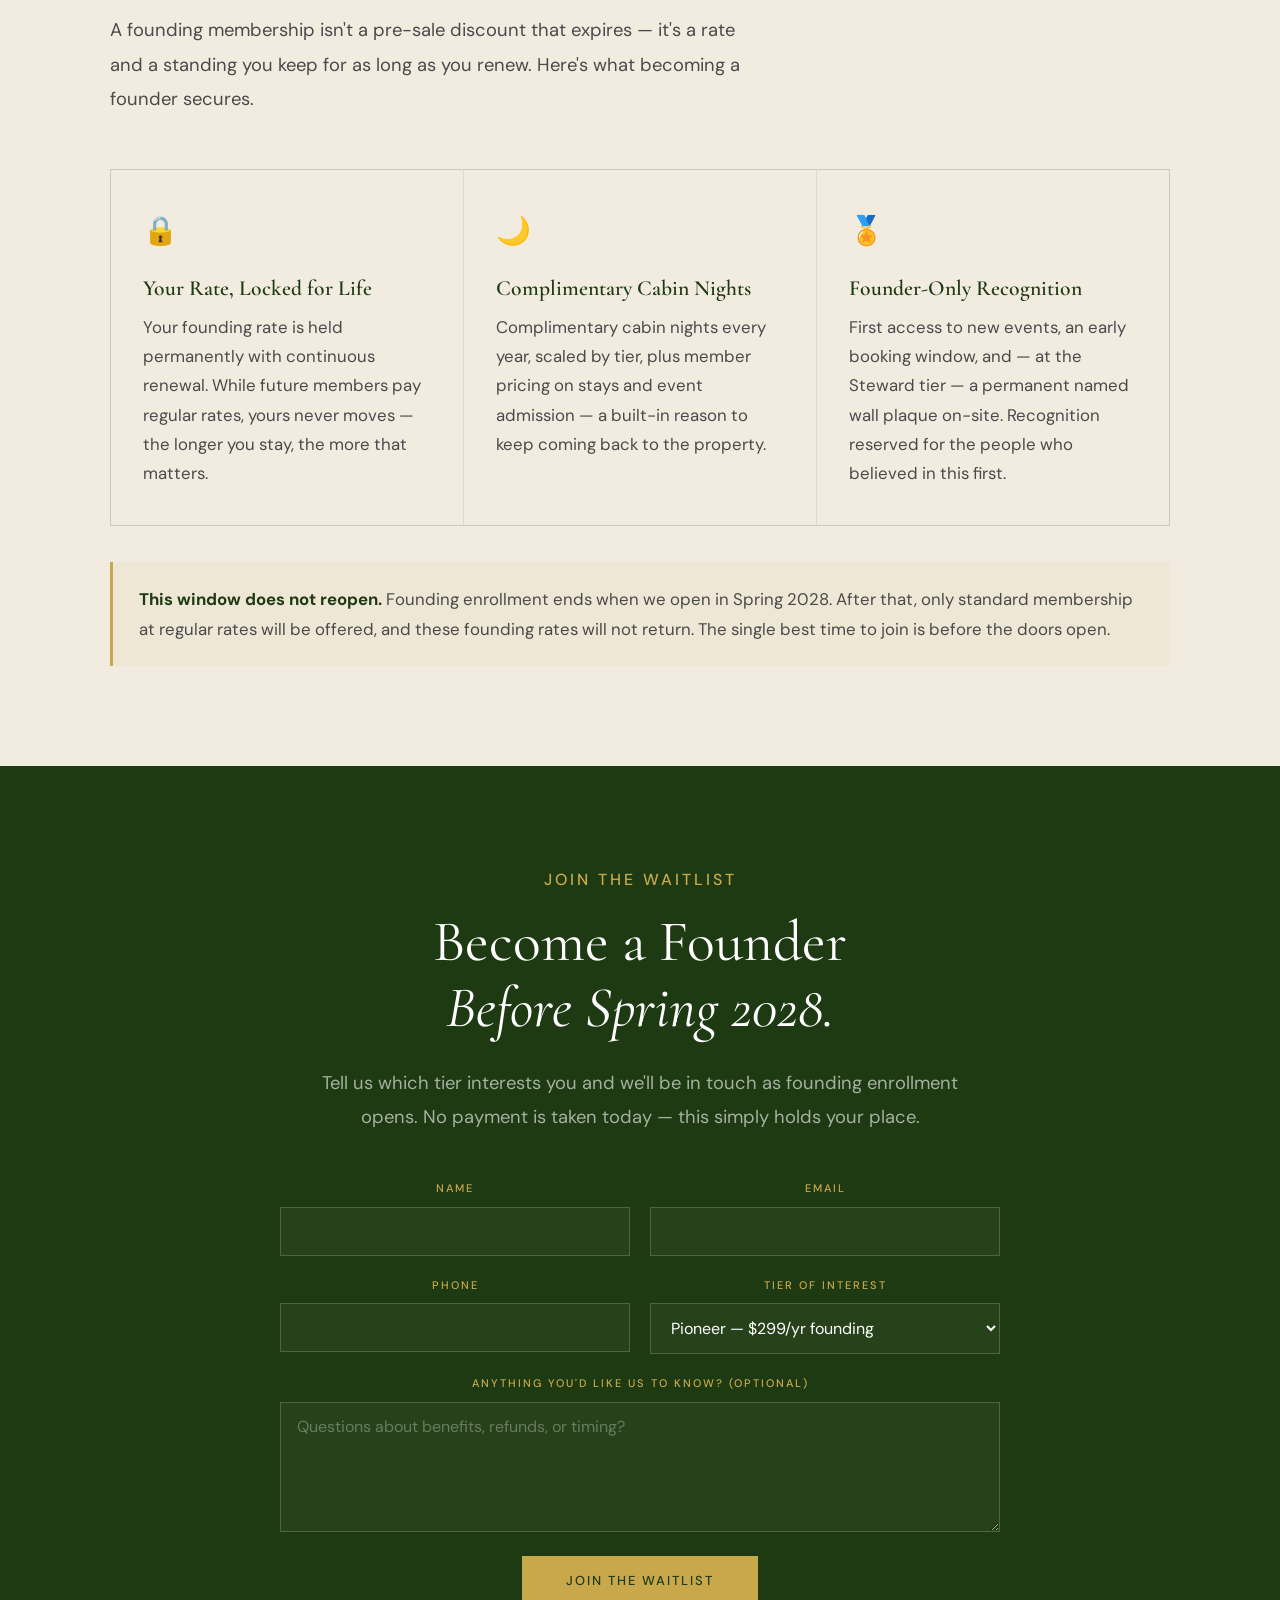
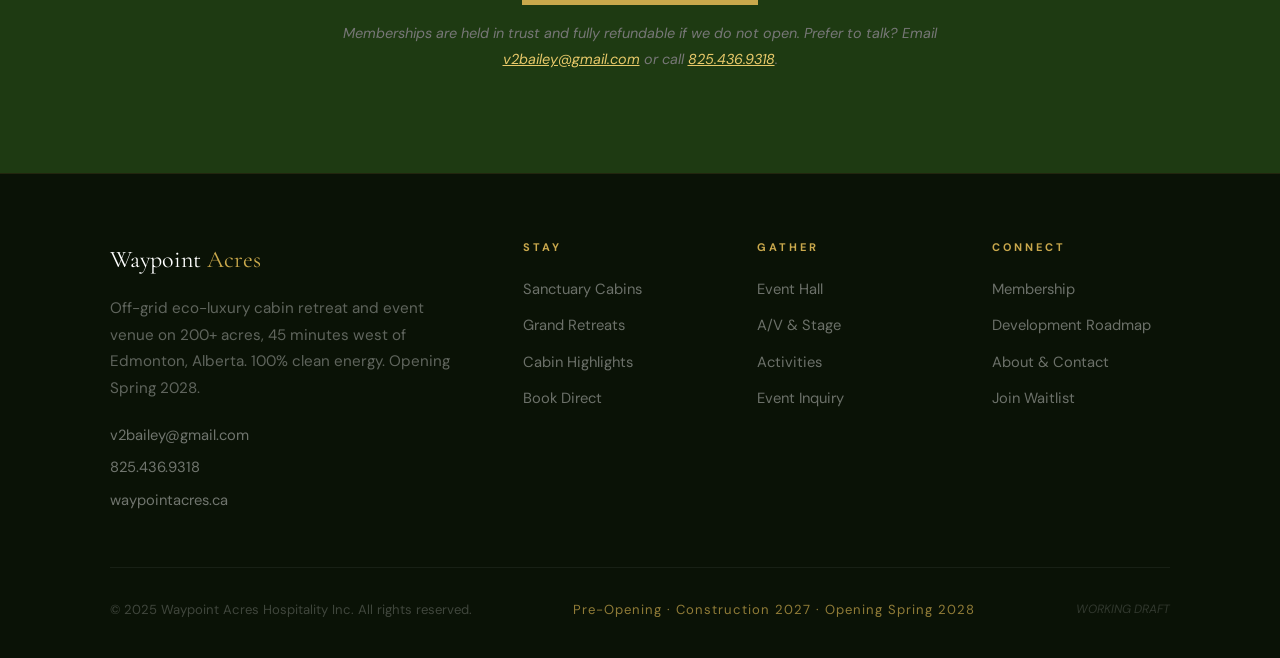
<file: membership.html>
<!DOCTYPE html>
<html lang="en">
<head>
<meta charset="UTF-8">
<meta name="viewport" content="width=device-width, initial-scale=1.0">
<title>Membership — Founding & Standard | Waypoint Acres</title>
<meta name="description" content="Join Waypoint Acres before we open. Founding Memberships lock your rate for life with complimentary cabin nights, early booking, and event discounts. Pioneer, Trailblazer, and Steward tiers. Opening Spring 2028.">
<!-- WORKING DRAFT -->
<link href="https://fonts.googleapis.com/css2?family=Cormorant+Garamond:ital,wght@0,300;0,400;0,500;0,600;1,300;1,400&family=DM+Sans:wght@300;400;500&display=swap" rel="stylesheet">
<link rel="stylesheet" href="wa-styles.css">
</head>
<body>

<!-- ════════ NAV ════════ -->
<nav>
  <a href="https://waypointacres.ca/" class="nav-logo">Waypoint <span>Acres</span></a>
  <ul class="nav-links">
    <li><a href="cabins.html">Cabins</a></li>
    <li><a href="event-hall.html">Event Hall</a></li>
    <li><a href="activities.html">Activities</a></li>
    <li><a href="membership.html" class="active">Membership</a></li>
    <li><a href="about.html">About</a></li>
    <li><a href="cabins.html#book" class="nav-cta">Book Direct</a></li>
  </ul>
</nav>

<!-- ════════ PAGE HERO ════════ -->
<section class="page-hero">
  <p class="page-hero-eyebrow">Membership Program</p>
  <h1>Join Before We Open.<br><em>Lock In Your Rate for Life.</em></h1>
  <p class="page-hero-sub">Founding Memberships are available now, ahead of our Spring 2028 opening — at rates that lock permanently with continuous renewal. The day we open, these rates are gone for good.</p>
  <div class="page-hero-divider"></div>
</section>


<!-- ════════ HOW IT WORKS ════════ -->
<section class="four-things">
  <div class="container">
    <p class="section-label reveal">How Founding Membership Works</p>
    <h2 class="section-title reveal">A One-Time Window<br><em>That Closes for Good.</em></h2>
    <div class="lead">
      <p class="section-body reveal"><strong style="color:var(--forest);">Founding Membership</strong> is available only during pre-opening — a limited window before our Spring 2028 launch. You pay today's founding rate, and as long as you renew continuously, that rate is locked for life. Founding members also receive perks reserved for this group alone, including a permanent named wall plaque at the Steward tier.</p>
      <p class="section-body reveal" style="margin-top:18px;">When we open, founding enrollment closes permanently. After that, only standard membership at regular rates will be offered — and <strong style="color:var(--forest);">these founding rates will never be available again</strong>. Joining now is the only way to secure them.</p>
    </div>
  </div>
</section>


<!-- ════════ FOUNDING TIERS ════════ -->
<section class="membership" id="founding">
  <div class="container">
    <p class="section-label reveal">Founding Tiers — Available Now</p>
    <h2 class="section-title reveal">Three Ways<br><em>to Become a Founder.</em></h2>
    <p class="section-body reveal">Each tier locks its founding rate for life with continuous renewal. Choose your tier below — and lock the rate before the window closes.</p>

    <div class="callout on-dark reveal" style="margin-top:32px;">
      <p><strong>Limited-time founding offer.</strong> These rates are available only until Waypoint Acres opens in Spring 2028. Once we open, founding enrollment ends and these prices will never be offered again.</p>
    </div>

    <div class="member-grid">

      <!-- PIONEER -->
      <div class="member-card reveal reveal-d1">
        <div class="member-header">
          <div class="member-tier">Pioneer</div>
          <div class="member-sub">Founding Tier</div>
          <div class="member-price-row">
            <span class="member-price">$299</span>
            <span class="member-price-label">&thinsp;/year founding rate</span>
          </div>
        </div>
        <div class="member-body">
          <div class="member-row"><span class="member-row-label">Complimentary nights/yr</span><span class="member-row-val">1 night</span></div>
          <div class="member-row"><span class="member-row-label">Cabin discount</span><span class="member-row-val">10% off standard</span></div>
          <div class="member-row"><span class="member-row-label">WA event discount</span><span class="member-row-val">15% off admission</span></div>
          <div class="member-row"><span class="member-row-label">Complimentary event passes</span><span class="member-row-val">1 double pass/yr</span></div>
          <div class="member-row"><span class="member-row-label">Early booking window</span><span class="member-row-val">15 days early</span></div>
          <div class="member-row"><span class="member-row-label">First access — new events</span><span class="member-row-val">✓</span></div>
          <div class="member-row"><span class="member-row-label">Named wall plaque</span><span class="member-row-val">—</span></div>
        </div>
      </div>

      <!-- TRAILBLAZER -->
      <div class="member-card featured reveal reveal-d2">
        <div class="member-header">
          <span class="member-badge">Most Popular</span>
          <div class="member-tier">Trailblazer</div>
          <div class="member-sub">Founding Tier</div>
          <div class="member-price-row">
            <span class="member-price">$599</span>
            <span class="member-price-label">&thinsp;/year founding rate</span>
          </div>
        </div>
        <div class="member-body">
          <div class="member-row"><span class="member-row-label">Complimentary nights/yr</span><span class="member-row-val">2 nights</span></div>
          <div class="member-row"><span class="member-row-label">Cabin discount</span><span class="member-row-val">15% off standard</span></div>
          <div class="member-row"><span class="member-row-label">WA event discount</span><span class="member-row-val">20% off admission</span></div>
          <div class="member-row"><span class="member-row-label">Complimentary event passes</span><span class="member-row-val">2 double passes/yr</span></div>
          <div class="member-row"><span class="member-row-label">Early booking window</span><span class="member-row-val">30 days early</span></div>
          <div class="member-row"><span class="member-row-label">First access — new events</span><span class="member-row-val">✓</span></div>
          <div class="member-row"><span class="member-row-label">Named wall plaque</span><span class="member-row-val">Shared listing</span></div>
        </div>
      </div>

      <!-- STEWARD -->
      <div class="member-card reveal reveal-d3">
        <div class="member-header">
          <div class="member-tier">Steward</div>
          <div class="member-sub">Founding Tier</div>
          <div class="member-price-row">
            <span class="member-price">$1,199</span>
            <span class="member-price-label">&thinsp;/year founding rate</span>
          </div>
        </div>
        <div class="member-body">
          <div class="member-row"><span class="member-row-label">Complimentary nights/yr</span><span class="member-row-val">4 nights</span></div>
          <div class="member-row"><span class="member-row-label">Cabin discount</span><span class="member-row-val">20% off standard</span></div>
          <div class="member-row"><span class="member-row-label">WA event discount</span><span class="member-row-val">30% off admission</span></div>
          <div class="member-row"><span class="member-row-label">Complimentary event passes</span><span class="member-row-val">3 double passes/yr</span></div>
          <div class="member-row"><span class="member-row-label">Early booking window</span><span class="member-row-val">45 days early</span></div>
          <div class="member-row"><span class="member-row-label">First access — new events</span><span class="member-row-val">✓</span></div>
          <div class="member-row"><span class="member-row-label">Named wall plaque</span><span class="member-row-val">✓ Permanent</span></div>
        </div>
      </div>

    </div>

    <div class="member-cta-wrap reveal">
      <a href="#waitlist" class="btn-primary" style="background:var(--gold);color:var(--forest);">Join the Founding Waitlist</a>
      <p class="member-trust">Pre-opening memberships are held in trust and are <strong>fully refundable</strong> if Waypoint Acres does not open. Founding rates lock permanently with continuous renewal.</p>
    </div>
  </div>
</section>


<!-- ════════ WHAT YOU LOCK IN ════════ -->
<section class="cabin-highlights" id="why-now">
  <div class="container">
    <p class="section-label reveal">What You Lock In</p>
    <h2 class="section-title reveal">Founding Status<br><em>Stays With You.</em></h2>
    <p class="section-body reveal">A founding membership isn't a pre-sale discount that expires — it's a rate and a standing you keep for as long as you renew. Here's what becoming a founder secures.</p>

    <div class="info-grid reveal" style="grid-template-columns:repeat(3,1fr);">

      <div class="info-block on-warm">
        <span class="info-block-icon">🔒</span>
        <h4>Your Rate, Locked for Life</h4>
        <p>Your founding rate is held permanently with continuous renewal. While future members pay regular rates, yours never moves — the longer you stay, the more that matters.</p>
      </div>

      <div class="info-block on-warm">
        <span class="info-block-icon">🌙</span>
        <h4>Complimentary Cabin Nights</h4>
        <p>Complimentary cabin nights every year, scaled by tier, plus member pricing on stays and event admission — a built-in reason to keep coming back to the property.</p>
      </div>

      <div class="info-block on-warm">
        <span class="info-block-icon">🏅</span>
        <h4>Founder-Only Recognition</h4>
        <p>First access to new events, an early booking window, and — at the Steward tier — a permanent named wall plaque on-site. Recognition reserved for the people who believed in this first.</p>
      </div>

    </div>

    <div class="callout reveal">
      <p><strong>This window does not reopen.</strong> Founding enrollment ends when we open in Spring 2028. After that, only standard membership at regular rates will be offered, and these founding rates will not return. The single best time to join is before the doors open.</p>
    </div>
  </div>
</section>


<!-- ════════ WAITLIST ════════ -->
<section class="cta-band" id="waitlist">
  <div class="container">
    <p class="section-label reveal">Join the Waitlist</p>
    <h2 class="section-title reveal">Become a Founder<br><em>Before Spring 2028.</em></h2>
    <p class="section-body reveal">Tell us which tier interests you and we'll be in touch as founding enrollment opens. No payment is taken today — this simply holds your place.</p>

    <form class="wa-form reveal" action="https://formspree.io/f/your-form-id" method="POST">
      <div class="wa-form-grid">
        <div class="wa-field"><label for="name">Name</label><input type="text" id="name" name="name" required></div>
        <div class="wa-field"><label for="email">Email</label><input type="email" id="email" name="email" required></div>
        <div class="wa-field"><label for="phone">Phone</label><input type="tel" id="phone" name="phone"></div>
        <div class="wa-field">
          <label for="tier">Tier of interest</label>
          <select id="tier" name="tier">
            <option>Pioneer — $299/yr founding</option>
            <option>Trailblazer — $599/yr founding</option>
            <option>Steward — $1,199/yr founding</option>
            <option>Not sure yet</option>
          </select>
        </div>
        <div class="wa-field full"><label for="msg">Anything you'd like us to know? (optional)</label><textarea id="msg" name="message" placeholder="Questions about benefits, refunds, or timing?"></textarea></div>
      </div>
      <div class="wa-form-submit"><button type="submit">Join the Waitlist</button></div>
      <p class="wa-form-note">Memberships are held in trust and fully refundable if we do not open. Prefer to talk? Email <a href="mailto:v2bailey@gmail.com" style="color:var(--gold-light);">v2bailey@gmail.com</a> or call <a href="tel:8254369318" style="color:var(--gold-light);">825.436.9318</a>.</p>
    </form>
  </div>
</section>

<!-- ════════ FOOTER ════════ -->
<footer>
  <div class="footer-inner">
    <div class="footer-top">
      <div>
        <div class="footer-brand-name">Waypoint <span>Acres</span></div>
        <p class="footer-brand-desc">Off-grid eco-luxury cabin retreat and event venue on 200+ acres, 45 minutes west of Edmonton, Alberta. 100% clean energy. Opening Spring 2028.</p>
        <div class="footer-contact">
          <a href="mailto:v2bailey@gmail.com">v2bailey@gmail.com</a>
          <a href="tel:8254369318">825.436.9318</a>
          <a href="https://waypointacres.ca">waypointacres.ca</a>
        </div>
      </div>
      <div class="footer-col">
        <h5>Stay</h5>
        <a href="cabins.html">Sanctuary Cabins</a>
        <a href="cabins.html">Grand Retreats</a>
        <a href="cabins.html#includes">Cabin Highlights</a>
        <a href="cabins.html#book">Book Direct</a>
      </div>
      <div class="footer-col">
        <h5>Gather</h5>
        <a href="event-hall.html">Event Hall</a>
        <a href="event-hall.html#spaces">A/V &amp; Stage</a>
        <a href="activities.html">Activities</a>
        <a href="event-hall.html#inquire">Event Inquiry</a>
      </div>
      <div class="footer-col">
        <h5>Connect</h5>
        <a href="membership.html">Membership</a>
        <a href="https://waypointacres.ca/#roadmap">Development Roadmap</a>
        <a href="about.html">About &amp; Contact</a>
        <a href="membership.html#waitlist">Join Waitlist</a>
      </div>
    </div>
    <div class="footer-bottom">
      <p class="footer-copy">© 2025 Waypoint Acres Hospitality Inc. All rights reserved.</p>
      <p class="footer-opening">Pre-Opening · Construction 2027 · Opening Spring 2028</p>
      <p class="footer-draft">WORKING DRAFT</p>
    </div>
  </div>
</footer>

<script>
  (function () {
    var io = new IntersectionObserver(function (entries) {
      entries.forEach(function (e) { if (e.isIntersecting) e.target.classList.add('visible'); });
    }, { threshold: 0.1 });
    document.querySelectorAll('.reveal').forEach(function (el) { io.observe(el); });
  })();
</script>

</body>
</html>
</file>
<file: wa-styles.css>
/* ══════════════════════════════════════════════════════════════
   WAYPOINT ACRES — SHARED STYLESHEET
   Design system extracted from WA_Home_v3. Linked by every page.
   Edit colours/type ONCE here and all pages update.
   ══════════════════════════════════════════════════════════════ */

:root {
    --forest:      #1e3a12;
    --forest-mid:  #2d5016;
    --moss:        #4a7c2f;
    --gold:        #c9a84c;
    --gold-light:  #e8c96a;
    --cream:       #f9f5ee;
    --warm:        #f2ece0;
    --charcoal:    #2a2a2a;
    --mid:         #4a4a4a;
    --light:       #777;
  }

  * { margin: 0; padding: 0; box-sizing: border-box; }
  html { scroll-behavior: smooth; }
  body {
    font-family: 'DM Sans', sans-serif;
    background: var(--cream);
    color: var(--charcoal);
    overflow-x: hidden;
    font-size: 19px;
    line-height: 1.8;
  }

  /* ══════════════════════════════════════
     NAV
  ══════════════════════════════════════ */
  nav {
    position: fixed; top: 0; left: 0; right: 0; z-index: 100;
    padding: 0 40px; height: 68px;
    display: flex; align-items: center; justify-content: space-between;
    background: rgba(14,26,8,0.92); backdrop-filter: blur(12px);
    border-bottom: 1px solid rgba(201,168,76,0.15);
  }
  .nav-logo {
    font-family: 'Cormorant Garamond', serif;
    font-size: 1.25rem; font-weight: 500;
    color: #fff; text-decoration: none; letter-spacing: 1px;
  }
  .nav-logo span { color: var(--gold); }
  .nav-links { display: flex; align-items: center; gap: 32px; list-style: none; }
  .nav-links a {
    font-size: 12px; letter-spacing: 2px; text-transform: uppercase;
    color: rgba(255,255,255,0.6); text-decoration: none; transition: color 0.2s;
  }
  .nav-links a:hover { color: var(--gold); }
  .nav-cta {
    padding: 10px 24px; background: var(--gold);
    color: var(--forest) !important; font-weight: 500 !important;
    font-size: 11px !important; letter-spacing: 2px;
    text-transform: uppercase; text-decoration: none;
    transition: background 0.2s, transform 0.2s; display: inline-block;
  }
  .nav-cta:hover { background: var(--gold-light) !important; }

  /* ══════════════════════════════════════
     HERO
  ══════════════════════════════════════ */
  .hero {
    min-height: 100vh;
    background:
      linear-gradient(160deg, rgba(18,35,10,0.86) 0%, rgba(30,58,18,0.60) 50%, rgba(18,35,10,0.82) 100%),
      repeating-linear-gradient(60deg, transparent, transparent 80px, rgba(255,255,255,0.013) 80px, rgba(255,255,255,0.013) 81px),
      linear-gradient(135deg, #1a3a0d 0%, #0d2206 30%, #1e4010 60%, #0a1a06 100%);
    display: flex; flex-direction: column;
    justify-content: center; align-items: center;
    text-align: center; padding: 120px 32px 80px;
    position: relative; overflow: hidden;
  }
  .hero::before {
    content: '';
    position: absolute; inset: 0;
    background:
      radial-gradient(ellipse 60% 50% at 25% 38%, rgba(74,124,47,0.13) 0%, transparent 70%),
      radial-gradient(ellipse 45% 55% at 78% 68%, rgba(201,168,76,0.07) 0%, transparent 70%);
    pointer-events: none;
  }
  .hero-eyebrow {
    font-size: 11px; font-weight: 500; letter-spacing: 5px;
    text-transform: uppercase; color: var(--gold); margin-bottom: 28px;
    position: relative; z-index: 1;
    opacity: 0; animation: fadeUp 0.8s ease 0.2s forwards;
  }
  .hero h1 {
    font-family: 'Cormorant Garamond', serif;
    font-size: clamp(3.2rem, 7.5vw, 6.5rem);
    font-weight: 300; color: #fff; line-height: 1.05; letter-spacing: -1px;
    position: relative; z-index: 1;
    opacity: 0; animation: fadeUp 1s ease 0.4s forwards;
  }
  .hero h1 em { font-style: italic; color: var(--gold-light); }
  .hero-sub {
    font-size: 1.05rem; font-weight: 300; color: rgba(255,255,255,0.6);
    margin-top: 24px; letter-spacing: 0.3px; max-width: 560px;
    position: relative; z-index: 1;
    opacity: 0; animation: fadeUp 1s ease 0.6s forwards;
  }
  .hero-divider {
    width: 60px; height: 1px; background: var(--gold);
    margin: 40px auto; position: relative; z-index: 1;
    opacity: 0; animation: fadeUp 1s ease 0.75s forwards;
  }
  .hero-stats {
    display: flex; gap: 56px; justify-content: center; flex-wrap: wrap;
    position: relative; z-index: 1;
    opacity: 0; animation: fadeUp 1s ease 0.9s forwards;
  }
  .hero-stat { text-align: center; }
  .hero-stat-num {
    font-family: 'Cormorant Garamond', serif;
    font-size: 2.8rem; font-weight: 500; color: var(--gold-light); line-height: 1;
  }
  .hero-stat-label {
    font-size: 11px; font-weight: 400;
    color: rgba(255,255,255,0.45); letter-spacing: 2.5px;
    text-transform: uppercase; margin-top: 7px;
  }
  .hero-ctas {
    display: flex; gap: 16px; flex-wrap: wrap; justify-content: center;
    margin-top: 52px; position: relative; z-index: 1;
    opacity: 0; animation: fadeUp 1s ease 1.1s forwards;
  }
  .btn-primary {
    display: inline-block; padding: 16px 44px;
    background: var(--gold); color: var(--forest);
    font-family: 'DM Sans', sans-serif; font-size: 13px;
    font-weight: 500; letter-spacing: 2px; text-transform: uppercase;
    text-decoration: none; transition: all 0.3s ease;
  }
  .btn-primary:hover { background: var(--gold-light); transform: translateY(-2px); }
  .btn-ghost {
    display: inline-block; padding: 15px 40px;
    border: 1px solid rgba(201,168,76,0.45); color: var(--gold);
    font-family: 'DM Sans', sans-serif; font-size: 13px;
    font-weight: 400; letter-spacing: 2px; text-transform: uppercase;
    text-decoration: none; transition: all 0.3s ease;
  }
  .btn-ghost:hover { border-color: var(--gold); background: rgba(201,168,76,0.06); }
  .scroll-hint {
    position: absolute; bottom: 36px; left: 50%; transform: translateX(-50%);
    z-index: 1; opacity: 0; animation: fadeUp 1s ease 1.4s forwards;
    display: flex; flex-direction: column; align-items: center; gap: 8px;
  }
  .scroll-hint span { font-size: 10px; letter-spacing: 3px; text-transform: uppercase; color: rgba(255,255,255,0.28); }
  .scroll-line {
    width: 1px; height: 48px;
    background: linear-gradient(to bottom, rgba(255,255,255,0.28), transparent);
    animation: pulse-line 2.2s ease-in-out infinite;
  }

  /* ══════════════════════════════════════
     SHARED SECTION STRUCTURE
  ══════════════════════════════════════ */
  section { padding: 100px 32px; }
  .container { max-width: 1060px; margin: 0 auto; }

  .section-label {
    font-size: 16px;               /* increased */
    font-weight: 500; letter-spacing: 3px;
    text-transform: uppercase; color: var(--gold); margin-bottom: 14px;
  }
  .section-title {
    font-family: 'Cormorant Garamond', serif;
    font-size: clamp(2.4rem, 4.5vw, 3.6rem);
    font-weight: 400; color: var(--forest); line-height: 1.15; margin-bottom: 24px;
  }
  .section-title em { font-style: italic; }
  .section-body {
    font-size: 1.15rem; line-height: 1.88;
    color: var(--mid); max-width: 660px;
  }

  /* ══════════════════════════════════════
     UNIVERSAL INFO BLOCK GRID
     — used consistently across all sections
  ══════════════════════════════════════ */
  .info-grid {
    display: grid;
    grid-template-columns: repeat(3, 1fr);
    gap: 1px;
    background: rgba(0,0,0,0.08);
    margin-top: 52px;
    border: 1px solid rgba(0,0,0,0.08);
  }
  .info-grid.dark-bg {
    background: rgba(255,255,255,0.08);
    border-color: rgba(255,255,255,0.08);
  }
  .info-block {
    background: #fff;
    padding: 36px 32px;
  }
  .info-block.on-warm { background: var(--warm); }
  .info-block.on-cream { background: var(--cream); }
  .info-block.accent {
    background: var(--forest);
  }
  .info-block.accent-light {
    background: rgba(201,168,76,0.07);
  }
  /* dark parent version */
  .info-grid.dark-bg .info-block {
    background: rgba(255,255,255,0.03);
  }
  .info-grid.dark-bg .info-block.accent {
    background: rgba(201,168,76,0.09);
  }

  .info-block-icon { font-size: 28px; margin-bottom: 18px; display: block; }
  .info-block h4 {
    font-family: 'Cormorant Garamond', serif;
    font-size: 1.35rem; font-weight: 600;
    color: var(--forest); margin-bottom: 10px; line-height: 1.3;
  }
  .info-block p {
    font-size: 1.05rem; color: var(--mid); line-height: 1.75;
  }
  .info-block.accent h4 { color: var(--gold-light); }
  .info-block.accent p { color: rgba(255,255,255,0.58); }
  .info-grid.dark-bg .info-block h4 { color: var(--gold-light); }
  .info-grid.dark-bg .info-block p { color: rgba(255,255,255,0.55); }
  .info-grid.dark-bg .info-block.accent h4 { color: var(--gold-light); }
  .info-grid.dark-bg .info-block.accent p { color: rgba(255,255,255,0.7); }

  /* ══════════════════════════════════════
     § 1 — CONCEPT (warm bg)
  ══════════════════════════════════════ */
  .concept { background: var(--warm); }
  .concept-grid {
    display: grid;
    grid-template-columns: 1fr 1fr;
    gap: 80px; align-items: center; margin-top: 56px;
  }
  .concept-body .section-body { max-width: 100%; }
  .concept-body .section-body + .section-body { margin-top: 18px; }
  .concept-stat-block {
    background: var(--forest); padding: 52px 44px; position: relative;
  }
  .concept-stat-block::before {
    content: '';
    position: absolute; top: 12px; left: 12px; right: -12px; bottom: -12px;
    border: 1px solid var(--gold); z-index: -1;
  }
  .concept-stat-grid { display: grid; grid-template-columns: 1fr 1fr; gap: 28px; }
  .concept-stat { border-left: 2px solid var(--gold); padding-left: 16px; }
  .concept-stat-num {
    font-family: 'Cormorant Garamond', serif;
    font-size: 1.9rem; font-weight: 500; color: var(--gold-light); line-height: 1;
  }
  .concept-stat-desc {
    font-size: 0.85rem; color: rgba(255,255,255,0.45); margin-top: 5px; line-height: 1.45;
  }

  /* ══════════════════════════════════════
     § 2 — FOUR THINGS (cream bg)
  ══════════════════════════════════════ */
  .four-things { background: var(--cream); }
  .four-grid {
    display: grid;
    grid-template-columns: repeat(4, 1fr);
    gap: 24px; margin-top: 52px;
  }
  .four-card {
    background: #fff; padding: 40px 28px;
    border: 1px solid rgba(0,0,0,0.07);
    position: relative; overflow: hidden;
    transition: transform 0.3s, box-shadow 0.3s;
  }
  .four-card:hover { transform: translateY(-4px); box-shadow: 0 16px 48px rgba(0,0,0,0.09); }
  .four-card::before {
    content: ''; position: absolute; top: 0; left: 0; right: 0;
    height: 3px; background: var(--gold);
  }
  .four-num {
    font-family: 'Cormorant Garamond', serif;
    font-size: 3.8rem; font-weight: 300;
    color: rgba(30,58,18,0.2);           /* forest green, more readable */
    line-height: 1; margin-bottom: 18px;
  }
  .four-card h3 {
    font-family: 'Cormorant Garamond', serif;
    font-size: 1.35rem; font-weight: 600;
    color: var(--forest); margin-bottom: 10px; line-height: 1.3;
  }
  .four-card p { font-size: 0.95rem; color: var(--mid); line-height: 1.7; }

  /* ══════════════════════════════════════
     § 3 — CABINS (forest bg)
  ══════════════════════════════════════ */
  .cabins { background: var(--forest); }
  .cabins .section-label { color: var(--gold); }
  .cabins .section-title { color: #fff; }
  .cabins .section-body { color: rgba(255,255,255,0.55); }
  .cabins-grid {
    display: grid; grid-template-columns: 1fr 1fr;
    gap: 28px; margin-top: 52px;
  }
  .cabin-card {
    border: 1px solid rgba(255,255,255,0.1); overflow: hidden;
    transition: transform 0.3s, border-color 0.3s;
  }
  .cabin-card:hover { transform: translateY(-4px); border-color: rgba(201,168,76,0.4); }
  .cabin-card.featured { border-color: rgba(201,168,76,0.45); }
  .cabin-header {
    background: rgba(0,0,0,0.28); padding: 36px 36px 28px;
    position: relative; border-bottom: 1px solid rgba(255,255,255,0.06);
  }
  .cabin-badge {
    position: absolute; top: 0; right: 0;
    background: var(--gold); color: var(--forest);
    font-size: 10px; font-weight: 500; letter-spacing: 2px;
    text-transform: uppercase; padding: 6px 16px;
  }
  .cabin-label {
    font-size: 11px; letter-spacing: 3px; text-transform: uppercase;
    color: var(--gold); margin-bottom: 10px;
  }
  .cabin-name {
    font-family: 'Cormorant Garamond', serif;
    font-size: 2rem; font-weight: 400; color: #fff; line-height: 1.2;
  }
  .cabin-rate {
    display: flex; align-items: baseline; gap: 8px; margin-top: 20px;
  }
  .cabin-rate-num {
    font-family: 'Cormorant Garamond', serif;
    font-size: 2.5rem; font-weight: 500; color: var(--gold-light); line-height: 1;
  }
  .cabin-rate-label { font-size: 0.9rem; color: rgba(255,255,255,0.42); }
  .cabin-rate-note { font-size: 0.82rem; color: rgba(255,255,255,0.28); margin-top: 5px; font-style: italic; }
  .cabin-body { padding: 28px 36px 36px; }
  .cabin-row {
    display: flex; justify-content: space-between; align-items: center;
    padding: 11px 0; border-bottom: 1px solid rgba(255,255,255,0.06);
    font-size: 1.05rem;
  }
  .cabin-row:last-child { border-bottom: none; }
  .cabin-row-label { color: rgba(255,255,255,0.42); }
  .cabin-row-value { color: rgba(255,255,255,0.82); font-weight: 400; text-align: right; }
  .cabin-cta-wrap { text-align: center; margin-top: 52px; }
  .cabin-note {
    font-size: 0.9rem; color: rgba(255,255,255,0.32);
    margin-top: 18px; font-style: italic;
  }

  /* ══════════════════════════════════════
     § 4 — CABIN HIGHLIGHTS (warm bg)
  ══════════════════════════════════════ */
  .cabin-highlights { background: var(--warm); }
  /* uses universal .info-grid / .info-block */

  /* Lounger quote pullout */
  .highlights-quote {
    margin-top: 44px;
    background: var(--forest); padding: 44px 48px; position: relative;
  }
  .highlights-quote::after {
    content: '"';
    position: absolute; top: 12px; right: 32px;
    font-family: 'Cormorant Garamond', serif;
    font-size: 7rem; color: rgba(201,168,76,0.12); line-height: 1;
  }
  .highlights-quote p {
    font-family: 'Cormorant Garamond', serif;
    font-size: 1.4rem; font-weight: 300; font-style: italic;
    color: rgba(255,255,255,0.82); line-height: 1.65; max-width: 700px;
  }
  .highlights-quote cite {
    display: block; margin-top: 20px;
    font-family: 'DM Sans', sans-serif;
    font-size: 11px; letter-spacing: 2px; text-transform: uppercase;
    color: var(--gold); font-style: normal;
  }

  /* ══════════════════════════════════════
     § 5 — EVENT HALL (cream bg)
  ══════════════════════════════════════ */
  .event-hall { background: var(--cream); }
  .event-layout {
    display: grid; grid-template-columns: 1fr 1fr;
    gap: 72px; align-items: start; margin-top: 52px;
  }

  /* Left column: feature list */
  .hall-feature {
    display: flex; gap: 18px; align-items: flex-start; margin-bottom: 28px;
  }
  .hall-feature-icon {
    width: 40px; height: 40px; min-width: 40px;
    border: 1px solid var(--gold);
    display: flex; align-items: center; justify-content: center; font-size: 17px;
  }
  .hall-feature-text h4 {
    font-family: 'Cormorant Garamond', serif;
    font-size: 1.25rem; font-weight: 600;
    color: var(--forest); margin-bottom: 4px;
  }
  .hall-feature-text p { font-size: 1.05rem; color: var(--mid); line-height: 1.75; }

  /* Right column: stat block + CTA */
  .hall-stat-block {
    background: var(--forest); padding: 48px 44px; position: relative;
  }
  .hall-stat-block::before {
    content: ''; position: absolute;
    top: 10px; left: 10px; right: -10px; bottom: -10px;
    border: 1px solid var(--gold); z-index: -1;
  }
  .hall-stat-grid { display: grid; grid-template-columns: 1fr 1fr; gap: 24px; }
  .hall-stat { border-left: 2px solid var(--gold); padding-left: 14px; }
  .hall-stat-num {
    font-family: 'Cormorant Garamond', serif;
    font-size: 1.9rem; color: var(--gold-light); line-height: 1;
  }
  .hall-stat-label { font-size: 0.82rem; color: rgba(255,255,255,0.42); margin-top: 4px; line-height: 1.4; }

  /* Dry venue notice */
  .dry-notice {
    margin-top: 32px;
    padding: 20px 24px; border-left: 3px solid var(--gold);
    background: rgba(201,168,76,0.07);
  }
  .dry-notice p { font-size: 1.05rem; color: var(--mid); line-height: 1.8; }
  .dry-notice strong { color: var(--forest); }

  /* Inquire CTA */
  .hall-cta {
    margin-top: 32px;
    background: var(--forest); padding: 24px 28px;
    display: flex; align-items: center; justify-content: space-between; gap: 20px;
  }
  .hall-cta-text { font-family: 'Cormorant Garamond', serif; font-size: 1.2rem; font-weight: 300; font-style: italic; color: rgba(255,255,255,0.8); }
  .hall-cta-sub { font-size: 0.82rem; color: rgba(255,255,255,0.38); margin-top: 2px; }
  .btn-inquire {
    display: inline-block; padding: 13px 32px;
    background: var(--gold); color: var(--forest);
    font-size: 12px; font-weight: 500; letter-spacing: 2px;
    text-transform: uppercase; text-decoration: none; white-space: nowrap;
    transition: background 0.2s;
  }
  .btn-inquire:hover { background: var(--gold-light); }

  /* ══════════════════════════════════════
     § 6 — ACTIVITIES (warm bg)
  ══════════════════════════════════════ */
  .activities { background: var(--warm); }
  .activities .info-grid { margin-top: 52px; }
  .activity-note {
    margin-top: 36px; font-size: 1.05rem;
    color: var(--mid); border-left: 3px solid var(--gold);
    padding-left: 18px; line-height: 1.8; max-width: 680px;
  }

  /* ══════════════════════════════════════
     § 7 — FOUNDING MEMBERSHIP (forest bg)
  ══════════════════════════════════════ */
  .membership { background: var(--forest); }
  .membership .section-label { color: var(--gold); }
  .membership .section-title { color: #fff; }
  .membership .section-body { color: rgba(255,255,255,0.52); }
  .member-grid {
    display: grid; grid-template-columns: repeat(3, 1fr);
    gap: 24px; margin-top: 52px;
  }
  .member-card {
    background: rgba(255,255,255,0.04);
    border: 1px solid rgba(255,255,255,0.1); overflow: hidden;
    transition: transform 0.3s, border-color 0.3s;
  }
  .member-card:hover { transform: translateY(-4px); border-color: rgba(201,168,76,0.35); }
  .member-card.featured { border-color: var(--gold); }
  .member-badge {
    background: var(--gold); color: var(--forest);
    font-size: 10px; font-weight: 500; letter-spacing: 2px;
    text-transform: uppercase; padding: 5px 14px;
    display: inline-block; margin-bottom: 4px;
  }
  .member-header { padding: 32px 32px 24px; background: rgba(0,0,0,0.22); }
  .member-tier {
    font-family: 'Cormorant Garamond', serif;
    font-size: 1.8rem; font-weight: 400; color: #fff; margin-bottom: 4px;
  }
  .member-sub {
    font-size: 11px; letter-spacing: 2px; text-transform: uppercase; color: var(--gold);
  }
  .member-price-row { display: flex; align-items: baseline; gap: 6px; margin-top: 18px; }
  .member-price {
    font-family: 'Cormorant Garamond', serif;
    font-size: 2.5rem; font-weight: 500; color: var(--gold-light);
  }
  .member-price-label { font-size: 0.88rem; color: rgba(255,255,255,0.4); }
  .member-body { padding: 22px 32px 32px; }
  .member-row {
    display: flex; justify-content: space-between; align-items: flex-start;
    padding: 10px 0; border-bottom: 1px solid rgba(255,255,255,0.06);
    font-size: 1.05rem; gap: 12px;
  }
  .member-row:last-child { border-bottom: none; }
  .member-row-label { color: rgba(255,255,255,0.42); flex-shrink: 0; }
  .member-row-val { color: rgba(255,255,255,0.82); text-align: right; }
  .member-cta-wrap { text-align: center; margin-top: 52px; }
  .member-trust {
    margin-top: 24px; font-size: 1.05rem;
    color: rgba(255,255,255,0.32); font-style: italic;
  }
  .member-trust strong { color: rgba(255,255,255,0.55); font-style: normal; }

  /* ══════════════════════════════════════
     § 8 — ROADMAP (cream bg)
  ══════════════════════════════════════ */
  .roadmap { background: var(--cream); }
  .phases-grid {
    display: grid; grid-template-columns: repeat(3, 1fr);
    gap: 28px; margin-top: 52px;
  }
  .phase-card { border: 1px solid rgba(0,0,0,0.09); background: #fff; }
  .phase-header {
    padding: 28px 28px 20px;
    border-bottom: 1px solid rgba(0,0,0,0.07);
  }
  .phase-num {
    font-family: 'Cormorant Garamond', serif;
    font-size: 3rem; font-weight: 300; color: rgba(30,58,18,0.55); line-height: 1;
  }
  .phase-tag {
    font-size: 12px; letter-spacing: 3px; text-transform: uppercase;
    color: var(--gold); margin-top: 8px;
  }
  .phase-name {
    font-family: 'Cormorant Garamond', serif;
    font-size: 1.4rem; font-weight: 400; color: var(--forest); margin-top: 6px;
  }
  .phase-body { padding: 22px 28px 28px; }
  .phase-item {
    display: flex; gap: 12px; margin-bottom: 12px;
    font-size: 1.05rem; color: var(--mid); align-items: flex-start;
  }
  .phase-dot {
    width: 5px; height: 5px; min-width: 5px;
    background: var(--gold); border-radius: 50%; margin-top: 9px;
  }
  .phase-dot.future { background: rgba(201,168,76,0.35); }
  .phase-card.future { border-color: rgba(0,0,0,0.05); background: rgba(249,245,238,0.5); }
  .phase-card.future .phase-num { color: rgba(30,58,18,0.25); }
  .phase-card.future .phase-tag { color: rgba(201,168,76,0.55); }
  .phase-card.future .phase-name { color: var(--light); }
  .phase-card.future .phase-item { color: var(--light); }

  /* ══════════════════════════════════════
     § 9 — AWARDS / PR (forest bg)
  ══════════════════════════════════════ */
  .awards {
    background: var(--forest); padding: 64px 32px;
    border-top: 1px solid rgba(201,168,76,0.15);
  }
  .awards-inner {
    max-width: 1060px; margin: 0 auto;
    display: flex; align-items: center; justify-content: center;
    gap: 56px; flex-wrap: wrap;
  }
  .award-item { text-align: center; }
  .award-source {
    font-size: 11px; letter-spacing: 3px; text-transform: uppercase;
    color: var(--gold); margin-bottom: 6px;
  }
  .award-title {
    font-family: 'Cormorant Garamond', serif;
    font-size: 1.1rem; font-weight: 400; color: rgba(255,255,255,0.72);
    font-style: italic;
  }
  .awards-divider { width: 1px; height: 48px; background: rgba(201,168,76,0.2); }
  .partner-badge { text-align: center; }
  .partner-label {
    font-size: 11px; letter-spacing: 3px; text-transform: uppercase;
    color: var(--gold); margin-bottom: 8px;
  }
  .partner-name {
    font-family: 'Cormorant Garamond', serif;
    font-size: 1.15rem; font-weight: 500; color: rgba(255,255,255,0.72);
  }
  .partner-sub { font-size: 0.85rem; color: rgba(255,255,255,0.35); margin-top: 3px; }

  /* ══════════════════════════════════════
     FOOTER
  ══════════════════════════════════════ */
  footer { background: #0a1206; padding: 64px 32px 36px; border-top: 1px solid rgba(201,168,76,0.12); }
  .footer-inner { max-width: 1060px; margin: 0 auto; }
  .footer-top {
    display: grid; grid-template-columns: 2fr 1fr 1fr 1fr;
    gap: 56px; padding-bottom: 48px;
    border-bottom: 1px solid rgba(255,255,255,0.06);
  }
  .footer-brand-name {
    font-family: 'Cormorant Garamond', serif;
    font-size: 1.5rem; font-weight: 400; color: #fff; margin-bottom: 14px;
  }
  .footer-brand-name span { color: var(--gold); }
  .footer-brand-desc {
    font-size: 0.95rem; color: rgba(255,255,255,0.35); line-height: 1.75; margin-bottom: 20px;
  }
  .footer-contact a {
    display: block; font-size: 0.92rem; color: rgba(255,255,255,0.42);
    text-decoration: none; margin-bottom: 6px; transition: color 0.2s;
  }
  .footer-contact a:hover { color: var(--gold); }
  .footer-col h5 {
    font-size: 11px; letter-spacing: 3px; text-transform: uppercase;
    color: var(--gold); margin-bottom: 18px;
  }
  .footer-col a {
    display: block; font-size: 0.92rem; color: rgba(255,255,255,0.4);
    text-decoration: none; margin-bottom: 10px; transition: color 0.2s;
  }
  .footer-col a:hover { color: rgba(255,255,255,0.7); }
  .footer-bottom {
    padding-top: 30px; display: flex;
    justify-content: space-between; align-items: center; flex-wrap: wrap; gap: 12px;
  }
  .footer-copy { font-size: 0.82rem; color: rgba(255,255,255,0.22); }
  .footer-opening { font-size: 0.82rem; color: var(--gold); letter-spacing: 1px; opacity: 0.7; }
  .footer-draft { font-size: 0.75rem; color: rgba(255,255,255,0.16); font-style: italic; }

  /* ══════════════════════════════════════
     SCROLL REVEAL
  ══════════════════════════════════════ */
  .reveal {
    opacity: 0; transform: translateY(28px);
    transition: opacity 0.7s ease, transform 0.7s ease;
  }
  .reveal.visible { opacity: 1; transform: translateY(0); }
  .reveal-d1 { transition-delay: 0.1s; }
  .reveal-d2 { transition-delay: 0.2s; }
  .reveal-d3 { transition-delay: 0.3s; }
  .reveal-d4 { transition-delay: 0.4s; }

  /* ══════════════════════════════════════
     ANIMATIONS
  ══════════════════════════════════════ */
  @keyframes fadeUp { from { opacity:0; transform:translateY(24px); } to { opacity:1; transform:translateY(0); } }
  @keyframes pulse-line { 0%,100% { opacity:.3; } 50% { opacity:.7; } }

  /* ══════════════════════════════════════
     RESPONSIVE
  ══════════════════════════════════════ */
  @media (max-width: 960px) {
    nav { padding: 0 20px; }
    .nav-links { display: none; }
    .concept-grid { grid-template-columns: 1fr; gap: 44px; }
    .four-grid { grid-template-columns: repeat(2,1fr); }
    .cabins-grid { grid-template-columns: 1fr; }
    .event-layout { grid-template-columns: 1fr; gap: 44px; }
    .info-grid { grid-template-columns: 1fr 1fr; }
    .member-grid { grid-template-columns: 1fr; }
    .phases-grid { grid-template-columns: 1fr; max-width: 480px; margin-left: auto; margin-right: auto; }
    .footer-top { grid-template-columns: 1fr 1fr; gap: 40px; }
    .awards-divider { display: none; }
    section { padding: 72px 24px; }
  }
  @media (max-width: 580px) {
    .four-grid { grid-template-columns: 1fr; }
    .info-grid { grid-template-columns: 1fr; }
    .footer-top { grid-template-columns: 1fr; }
    .hero-stats { gap: 32px; }
    .hero-ctas { flex-direction: column; align-items: center; }
    .hall-cta { flex-direction: column; align-items: flex-start; }
  }


/* ══════════════════════════════════════════════════════════════
   SUB-PAGE ADDITIONS  (not on the home page — added for inner pages)
   ══════════════════════════════════════════════════════════════ */

/* Active nav link state */
.nav-links a.active { color: var(--gold); }

/* ---- Compact page hero (inner pages) ---- */
.page-hero {
  padding: 150px 32px 84px;
  text-align: center;
  position: relative; overflow: hidden;
  background:
    linear-gradient(160deg, rgba(18,35,10,0.88) 0%, rgba(30,58,18,0.62) 50%, rgba(18,35,10,0.84) 100%),
    repeating-linear-gradient(60deg, transparent, transparent 80px, rgba(255,255,255,0.013) 80px, rgba(255,255,255,0.013) 81px),
    linear-gradient(135deg, #1a3a0d 0%, #0d2206 30%, #1e4010 60%, #0a1a06 100%);
}
.page-hero::before {
  content: ''; position: absolute; inset: 0; pointer-events: none;
  background:
    radial-gradient(ellipse 60% 50% at 25% 38%, rgba(74,124,47,0.13) 0%, transparent 70%),
    radial-gradient(ellipse 45% 55% at 78% 68%, rgba(201,168,76,0.07) 0%, transparent 70%);
}
.page-hero-eyebrow {
  font-size: 11px; font-weight: 500; letter-spacing: 5px; text-transform: uppercase;
  color: var(--gold); margin-bottom: 22px; position: relative; z-index: 1;
  opacity: 0; animation: fadeUp 0.8s ease 0.15s forwards;
}
.page-hero h1 {
  font-family: 'Cormorant Garamond', serif;
  font-size: clamp(2.6rem, 5.5vw, 4.6rem);
  font-weight: 300; color: #fff; line-height: 1.06; letter-spacing: -0.5px;
  position: relative; z-index: 1;
  opacity: 0; animation: fadeUp 1s ease 0.3s forwards;
}
.page-hero h1 em { font-style: italic; color: var(--gold-light); }
.page-hero-sub {
  font-size: 1.05rem; font-weight: 300; color: rgba(255,255,255,0.62);
  margin: 22px auto 0; max-width: 620px; letter-spacing: 0.3px;
  position: relative; z-index: 1;
  opacity: 0; animation: fadeUp 1s ease 0.45s forwards;
}
.page-hero-divider {
  width: 60px; height: 1px; background: var(--gold);
  margin: 34px auto 0; position: relative; z-index: 1;
  opacity: 0; animation: fadeUp 1s ease 0.6s forwards;
}

/* ---- Prose lead block ---- */
.lead { max-width: 760px; }
.lead .section-body + .section-body { margin-top: 18px; }

/* ---- Two-column feature row (text + stat panel) ---- */
.split {
  display: grid; grid-template-columns: 1fr 1fr;
  gap: 72px; align-items: center; margin-top: 56px;
}
.split.reverse > :first-child { order: 2; }

/* ---- Reusable forest stat panel (like concept-stat-block) ---- */
.stat-panel { background: var(--forest); padding: 52px 44px; position: relative; }
.stat-panel::before {
  content: ''; position: absolute; top: 12px; left: 12px; right: -12px; bottom: -12px;
  border: 1px solid var(--gold); z-index: -1;
}
.stat-panel-grid { display: grid; grid-template-columns: 1fr 1fr; gap: 28px; }
.stat-panel-item { border-left: 2px solid var(--gold); padding-left: 16px; }
.stat-panel-num {
  font-family: 'Cormorant Garamond', serif;
  font-size: 1.9rem; font-weight: 500; color: var(--gold-light); line-height: 1;
}
.stat-panel-desc { font-size: 0.85rem; color: rgba(255,255,255,0.45); margin-top: 5px; line-height: 1.45; }

/* ---- Generic callout / notice (gold left rule) ---- */
.callout {
  margin-top: 36px; padding: 22px 26px;
  border-left: 3px solid var(--gold); background: rgba(201,168,76,0.07);
}
.callout p { font-size: 1.05rem; color: var(--mid); line-height: 1.8; }
.callout p + p { margin-top: 12px; }
.callout strong { color: var(--forest); }
.callout.on-dark { background: rgba(201,168,76,0.09); }
.callout.on-dark p { color: rgba(255,255,255,0.7); }
.callout.on-dark strong { color: var(--gold-light); }

/* ---- Section-level CTA band ---- */
.cta-band { background: var(--forest); }
.cta-band .container { text-align: center; }
.cta-band .section-label { color: var(--gold); }
.cta-band .section-title { color: #fff; }
.cta-band .section-body { color: rgba(255,255,255,0.6); margin: 0 auto; }
.cta-band-actions { display: flex; gap: 16px; flex-wrap: wrap; justify-content: center; margin-top: 40px; }

/* ---- Simple definition row list (used on rates etc.) ---- */
.rate-list { margin-top: 40px; border: 1px solid rgba(0,0,0,0.08); }
.rate-row {
  display: flex; justify-content: space-between; align-items: baseline; gap: 16px;
  padding: 18px 26px; border-bottom: 1px solid rgba(0,0,0,0.07); background: #fff;
}
.rate-row:last-child { border-bottom: none; }
.rate-row-label { color: var(--mid); }
.rate-row-label strong { color: var(--forest); font-weight: 600; }
.rate-row-val { font-family: 'Cormorant Garamond', serif; font-size: 1.5rem; color: var(--forest); white-space: nowrap; }
.rate-row-val small { font-family: 'DM Sans', sans-serif; font-size: 0.8rem; color: var(--light); }

/* ---- Form (inquiry / contact) ---- */
.wa-form { margin-top: 44px; max-width: 720px; }
.wa-form-grid { display: grid; grid-template-columns: 1fr 1fr; gap: 20px; }
.wa-field { display: flex; flex-direction: column; }
.wa-field.full { grid-column: 1 / -1; }
.wa-field label {
  font-size: 11px; letter-spacing: 2px; text-transform: uppercase;
  color: var(--gold); margin-bottom: 8px; font-weight: 500;
}
.wa-field input, .wa-field select, .wa-field textarea {
  font-family: 'DM Sans', sans-serif; font-size: 1rem; color: var(--charcoal);
  background: #fff; border: 1px solid rgba(0,0,0,0.15);
  padding: 13px 16px; transition: border-color 0.2s;
}
.wa-field input:focus, .wa-field select:focus, .wa-field textarea:focus {
  outline: none; border-color: var(--gold);
}
.wa-field textarea { resize: vertical; min-height: 130px; }
.wa-form-submit { margin-top: 24px; }
.wa-form button {
  font-family: 'DM Sans', sans-serif; font-size: 13px; font-weight: 500;
  letter-spacing: 2px; text-transform: uppercase; cursor: pointer;
  padding: 16px 44px; border: none; background: var(--gold); color: var(--forest);
  transition: all 0.3s ease;
}
.wa-form button:hover { background: var(--gold-light); transform: translateY(-2px); }
.wa-form-note { font-size: 0.9rem; color: var(--light); margin-top: 16px; font-style: italic; }

/* on forest background */
.cta-band .wa-form { margin-left: auto; margin-right: auto; }
.cta-band .wa-field input, .cta-band .wa-field select, .cta-band .wa-field textarea {
  background: rgba(255,255,255,0.04); border-color: rgba(255,255,255,0.18); color: #fff;
}
.cta-band .wa-field input::placeholder, .cta-band .wa-field textarea::placeholder { color: rgba(255,255,255,0.3); }

/* ---- Contact cards (about page) ---- */
.contact-grid { display: grid; grid-template-columns: repeat(3,1fr); gap: 1px;
  background: rgba(255,255,255,0.08); border: 1px solid rgba(255,255,255,0.08); margin-top: 52px; }
.contact-card { background: rgba(255,255,255,0.03); padding: 40px 32px; text-align: center; }
.contact-card .info-block-icon { display: inline-block; }
.contact-card h4 { font-family: 'Cormorant Garamond', serif; font-size: 1.35rem; color: var(--gold-light); margin-bottom: 10px; }
.contact-card a, .contact-card p { color: rgba(255,255,255,0.62); text-decoration: none; font-size: 1.02rem; line-height: 1.7; }
.contact-card a:hover { color: var(--gold); }

/* ---- Anchor offset so #hash targets clear the fixed nav ---- */
[id] { scroll-margin-top: 88px; }

/* ---- Responsive additions ---- */
@media (max-width: 960px) {
  .split { grid-template-columns: 1fr; gap: 44px; }
  .split.reverse > :first-child { order: 0; }
  .contact-grid { grid-template-columns: 1fr; }
  .page-hero { padding: 130px 24px 64px; }
}
@media (max-width: 580px) {
  .wa-form-grid { grid-template-columns: 1fr; }
  .stat-panel-grid { grid-template-columns: 1fr 1fr; }
}
</file>
